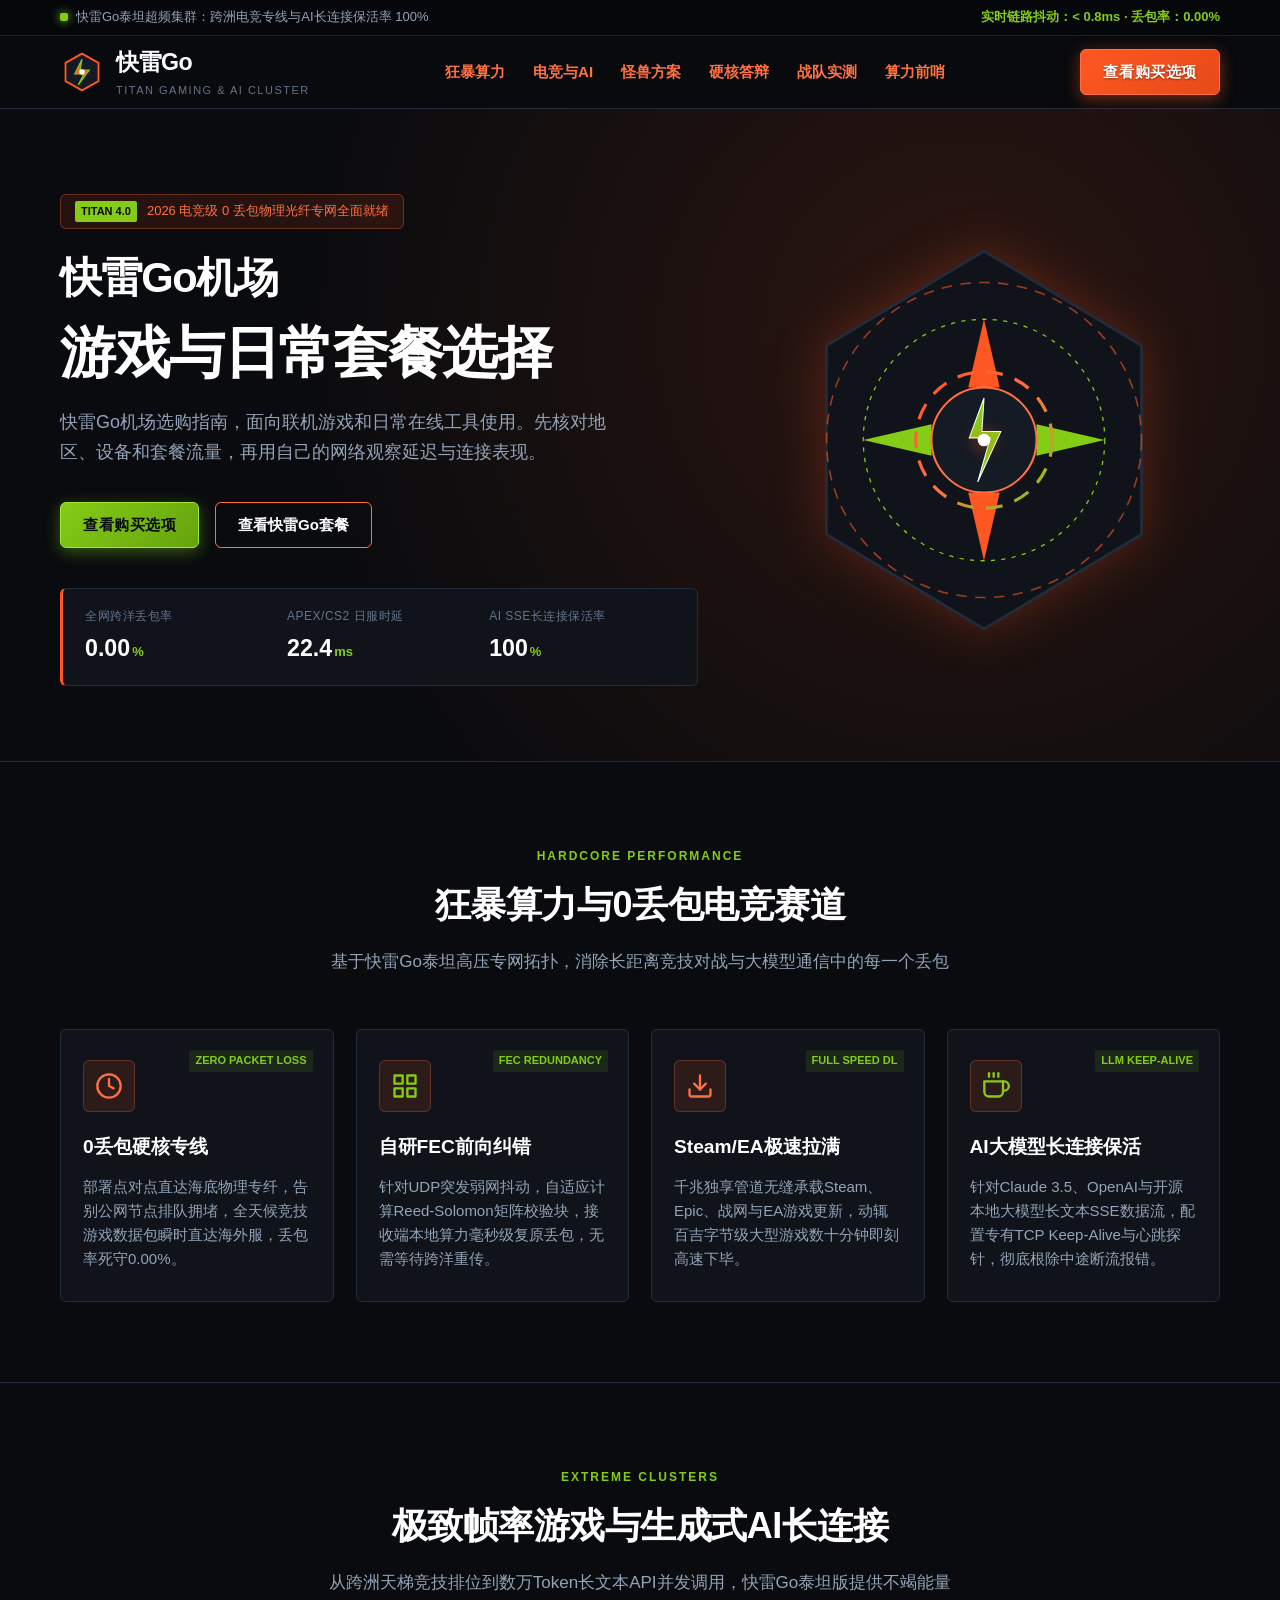
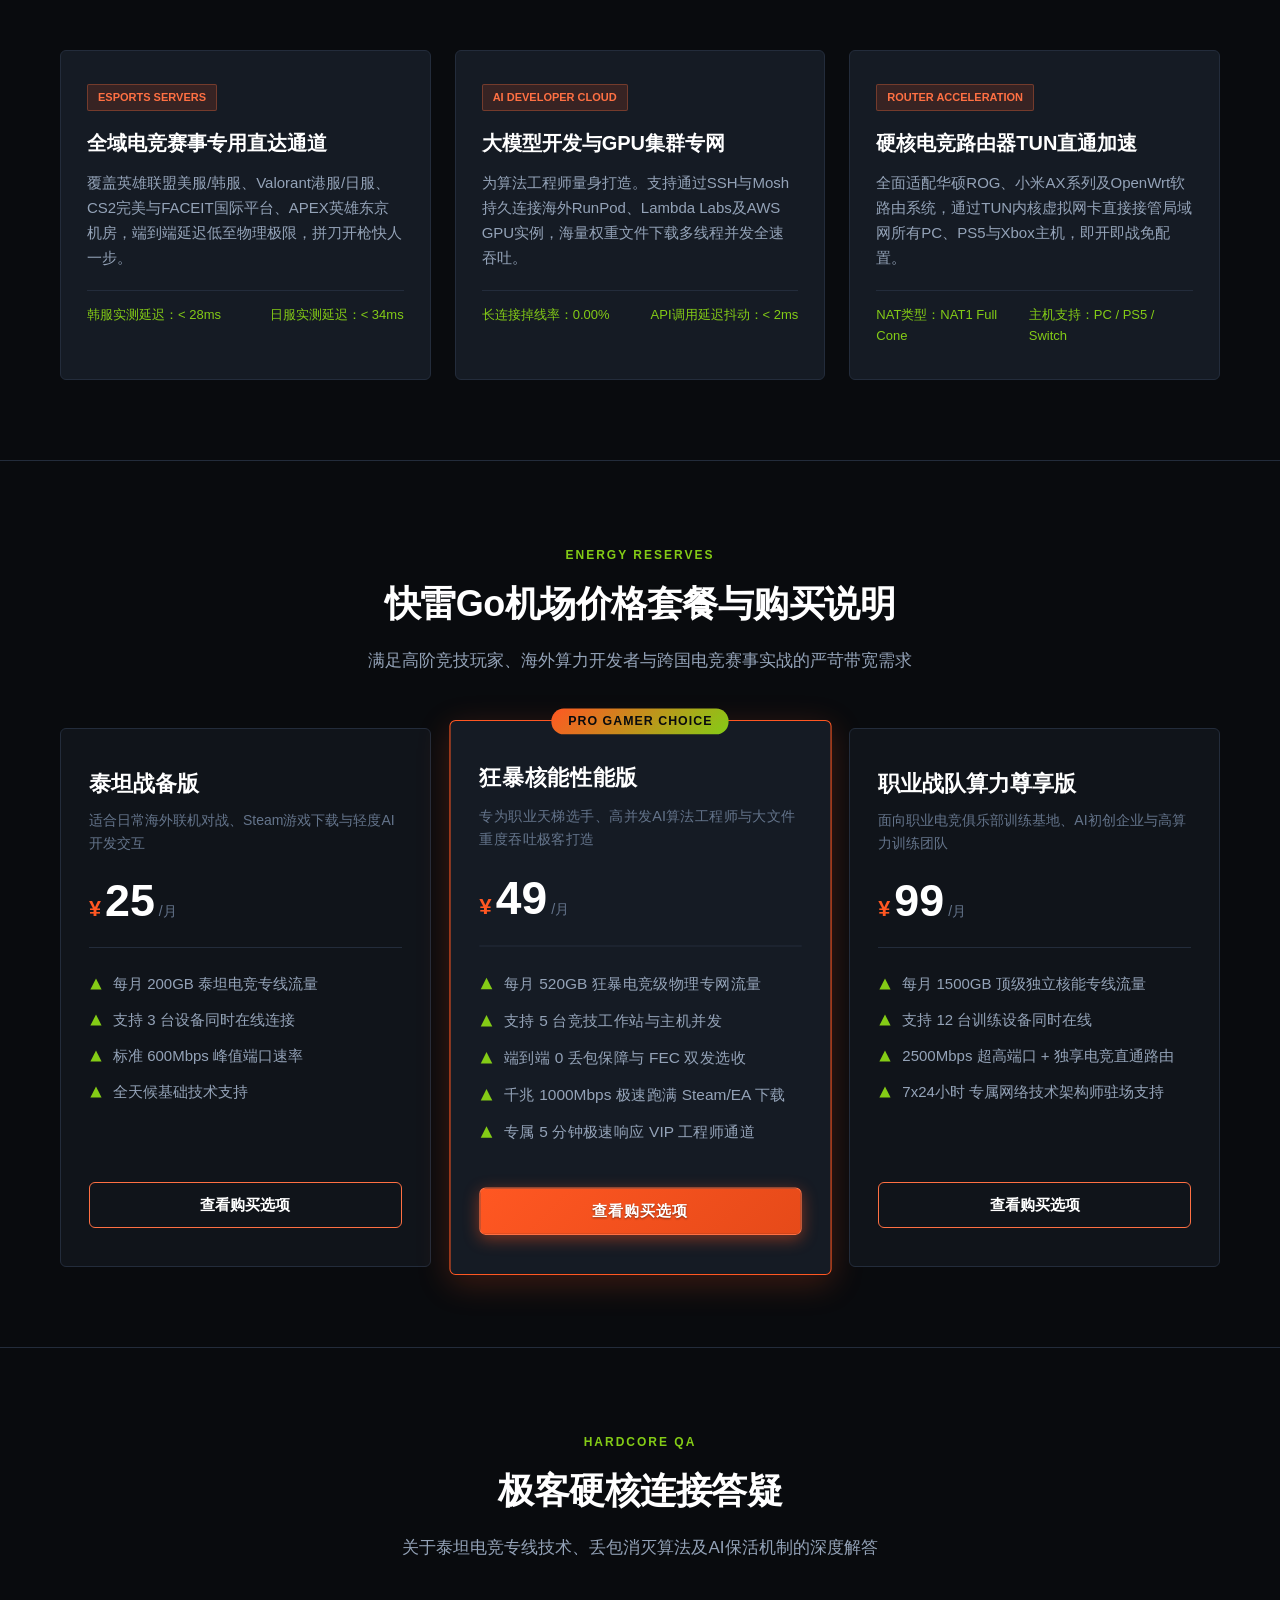
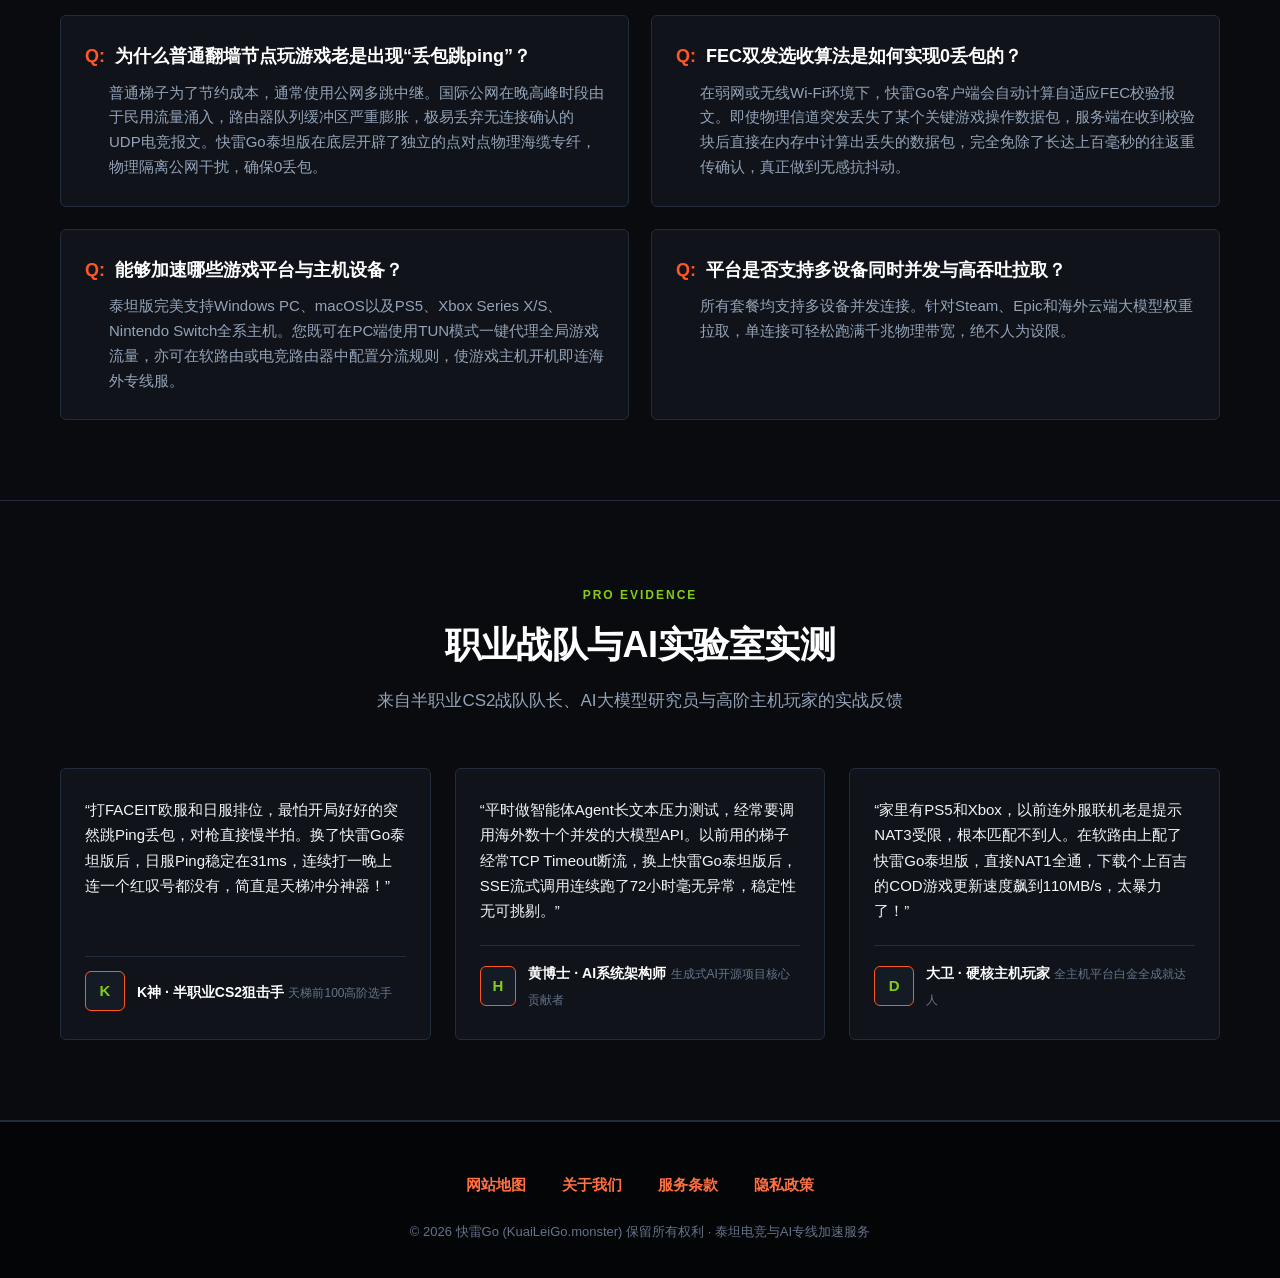
<file: index.html>
<!DOCTYPE html>

<html lang="zh-CN">
<head>
<meta charset="utf-8"/>
<meta content="width=device-width, initial-scale=1" name="viewport"/>
<title>快雷Go机场｜游戏与日常套餐选择指南</title>
<meta content="快雷Go机场选购指南，面向联机游戏和日常在线工具使用。先核对地区、设备和套餐流量，再用自己的网络观察延迟与连接表现。" name="description"/>
<link href="https://kuaileigo.monster/" rel="canonical"/>
<!-- Open Graph 社交分享元数据 -->
<meta content="website" property="og:type"/>
<meta content="快雷Go" property="og:site_name"/>
<meta content="快雷Go机场｜游戏与日常套餐选择指南" property="og:title"/>
<meta content="快雷Go机场选购指南，面向联机游戏和日常在线工具使用。先核对地区、设备和套餐流量，再用自己的网络观察延迟与连接表现。" property="og:description"/>
<meta content="https://kuaileigo.monster/" property="og:url"/>
<meta content="zh_CN" property="og:locale"/>
<!-- Twitter Card 社交卡片 -->
<meta content="summary_large_image" name="twitter:card"/>
<meta content="快雷Go机场｜游戏与日常套餐选择指南" name="twitter:title"/>
<meta content="快雷Go机场选购指南，面向联机游戏和日常在线工具使用。先核对地区、设备和套餐流量，再用自己的网络观察延迟与连接表现。" name="twitter:description"/>
<!-- Schema.org 结构化数据 (Product 富媒体展现) -->
<link href="style.css" rel="stylesheet"/>
<script id="landing-maintenance-schema" type="application/ld+json">{"@context":"https://schema.org","@type":"WebSite","name":"快雷Go机场｜游戏与在线工具的网络评估","url":"https://kuaileigo.monster/","inLanguage":"zh-CN"}</script>
<link href="landing-maintenance.css" rel="stylesheet"/>
<style id="brand-mobile-fit">@media(max-width:600px){.titan-logo{flex:0 0 auto!important;gap:6px!important;max-width:none!important}.titan-logo-svg{width:28px!important;height:28px!important;flex:0 0 28px!important}.titan-logo-text{width:auto!important;min-width:0!important}.titan-logo-brand{font-size:18px!important;line-height:1.2!important;white-space:nowrap!important}.titan-logo-sub{display:none!important}.titan-nav-actions .btn-titan{font-size:12px!important;padding:10px 8px!important}}</style></head>
<body>
<!-- 泰坦顶部能核状态条 -->
<div class="titan-topbar">
<div class="titan-container titan-topbar-flex">
<div class="titan-core-status">
<span class="titan-core-beacon"></span>
<span>快雷Go泰坦超频集群：跨洲电竞专线与AI长连接保活率 100%</span>
</div>
<div class="titan-topbar-telemetry">
<span>实时链路抖动：&lt; 0.8ms · 丢包率：0.00%</span>
</div>
</div>
</div>
<!-- 泰坦主导航栏 -->
<header class="titan-header">
<div class="titan-container titan-nav-wrap">
<a aria-label="快雷Go泰坦性能版首页" class="titan-logo" href="index.html">
<!-- 快雷Go 泰坦核能雷印矢量徽标 (几何重装机甲与核能雷电雕印) -->
<svg class="titan-logo-svg" fill="none" viewbox="0 0 48 48" xmlns="http://www.w3.org/2000/svg">
<polygon fill="#151b24" points="24,4 42,14 42,34 24,44 6,34 6,14" stroke="#ff5722" stroke-width="2"></polygon>
<path d="M24 10L16 26H26L20 38L32 22H22L24 10Z" fill="url(#titan-logo-grad)" stroke="#84cc16" stroke-width="1.2"></path>
<circle cx="24" cy="24" fill="#ffffff" r="3"></circle>
<defs>
<lineargradient gradientunits="userSpaceOnUse" id="titan-logo-grad" x1="16" x2="32" y1="10" y2="38">
<stop stop-color="#ff7043"></stop>
<stop offset="0.6" stop-color="#ff5722"></stop>
<stop offset="1" stop-color="#84cc16"></stop>
</lineargradient>
</defs>
</svg>
<div class="titan-logo-text">
<span class="titan-logo-brand">快雷Go</span>
<span class="titan-logo-sub">TITAN GAMING &amp; AI CLUSTER</span>
</div>
</a>
<!-- 纯CSS原生汉堡切换器 -->
<input aria-label="展开导航菜单" class="titan-nav-toggle" id="titan-toggle" type="checkbox"/>
<label aria-label="切换主菜单" class="titan-hamburger" for="titan-toggle">
<span></span>
<span></span>
<span></span>
</label>
<nav class="titan-nav-menu">
<a class="titan-nav-link" href="#advantages" onclick="document.getElementById('titan-toggle').checked=false">狂暴算力</a>
<a class="titan-nav-link" href="#esports-ai" onclick="document.getElementById('titan-toggle').checked=false">电竞与AI</a>
<a class="titan-nav-link" href="#pricing" onclick="document.getElementById('titan-toggle').checked=false">怪兽方案</a>
<a class="titan-nav-link" href="#faq" onclick="document.getElementById('titan-toggle').checked=false">硬核答辩</a>
<a class="titan-nav-link" href="#reviews" onclick="document.getElementById('titan-toggle').checked=false">战队实测</a>
<a class="titan-nav-link" href="titan-press.html">算力前哨</a>
<label class="titan-menu-close-btn" for="titan-toggle">✕ 收起导航菜单</label>
</nav>
<div class="titan-nav-actions">
<a class="btn-titan btn-titan-magma" href="https://ww012.twilightaff.com/#/?code=A56DH1Af" rel="nofollow noopener sponsored" target="_blank">查看购买选项</a>
</div>
</div>
<!-- 移动端专属横向滑动导航条：保证在手机视口下导航菜单始终醒目可见、永不缺失 -->
<nav aria-label="移动端泰坦快速导航" class="titan-mobile-subnav">
<div class="titan-container titan-mobile-subnav-scroll">
<a class="titan-subnav-pill" href="#advantages">狂暴算力</a>
<a class="titan-subnav-pill" href="#esports-ai">电竞与AI</a>
<a class="titan-subnav-pill" href="#pricing">怪兽方案</a>
<a class="titan-subnav-pill" href="#faq">硬核答辩</a>
<a class="titan-subnav-pill" href="#reviews">战队实测</a>
<a class="titan-subnav-pill" href="titan-press.html">算力前哨</a>
</div>
</nav>
</header>
<!-- 主体内容 -->
<main>
<!-- Hero 区域：对角重装动力切角分栏 -->
<section class="titan-hero">
<div class="titan-container">
<div class="titan-hero-grid">
<div class="titan-hero-content">
<div class="titan-hero-badge">
<span class="titan-badge-tag">TITAN 4.0</span>
<span>2026 电竞级 0 丢包物理光纤专网全面就绪</span>
</div>
<h1 class="titan-hero-title" data-landing-title="true"><span class="landing-brand">快雷Go机场</span><span class="landing-focus">游戏与日常套餐选择</span></h1>
<p class="titan-hero-desc">快雷Go机场选购指南，面向联机游戏和日常在线工具使用。先核对地区、设备和套餐流量，再用自己的网络观察延迟与连接表现。</p>
<div class="titan-hero-actions">
<a class="btn-titan btn-titan-lime btn-titan-lg" href="https://ww012.twilightaff.com/#/?code=A56DH1Af" rel="nofollow noopener sponsored" target="_blank">查看购买选项</a>
<a class="btn-titan btn-titan-outline btn-titan-lg" data-package-cta="true" href="#pricing">查看快雷Go套餐</a>
</div>
<!-- 泰坦遥测仪表板 -->
<div class="titan-hud-strip">
<div class="titan-hud-item">
<span class="titan-hud-label">全网跨洋丢包率</span>
<span class="titan-hud-value">0.00<span>%</span></span>
</div>
<div class="titan-hud-item">
<span class="titan-hud-label">APEX/CS2 日服时延</span>
<span class="titan-hud-value">22.4<span>ms</span></span>
</div>
<div class="titan-hud-item">
<span class="titan-hud-label">AI SSE长连接保活率</span>
<span class="titan-hud-value">100<span>%</span></span>
</div>
</div>
</div>
<!-- 右侧泰坦核能反应堆舞台 (纯SVG矢量动效) -->
<div class="titan-reactor-stage">
<svg class="titan-reactor-svg" fill="none" viewbox="0 0 400 400" xmlns="http://www.w3.org/2000/svg">
<!-- 重装几何外环 -->
<polygon fill="#10141a" points="200,20 350,110 350,290 200,380 50,290 50,110" stroke="#232c3b" stroke-width="2.5"></polygon>
<circle cx="200" cy="200" opacity="0.6" r="150" stroke="#ff5722" stroke-dasharray="10 8" stroke-width="1.5"></circle>
<circle cx="200" cy="200" r="115" stroke="#84cc16" stroke-dasharray="4 6" stroke-width="1.2"></circle>
<!-- 动态旋转核能反应堆涡轮层 -->
<g class="titan-turbine-spin">
<path d="M200 85L215 150H185L200 85Z" fill="#ff5722"></path>
<path d="M200 315L215 250H185L200 315Z" fill="#ff5722"></path>
<path d="M85 200L150 215V185L85 200Z" fill="#84cc16"></path>
<path d="M315 200L250 215V185L315 200Z" fill="#84cc16"></path>
<circle cx="200" cy="200" r="65" stroke="url(#titan-magma-grad)" stroke-dasharray="16 12" stroke-width="3"></circle>
</g>
<!-- 中心泰坦核能雷霆印章 -->
<circle cx="200" cy="200" fill="#151b24" r="50" stroke="#ff7043" stroke-width="2"></circle>
<path d="M200 160L186 198H206L194 240L216 192H198L200 160Z" fill="#84cc16" stroke="#ffffff" stroke-width="1"></path>
<circle cx="200" cy="200" fill="#ffffff" filter="drop-shadow(0 0 8px #ff5722)" r="6"></circle>
<defs>
<lineargradient gradientunits="userSpaceOnUse" id="titan-magma-grad" x1="140" x2="260" y1="140" y2="260">
<stop stop-color="#ff5722"></stop>
<stop offset="0.5" stop-color="#ff7043"></stop>
<stop offset="1" stop-color="#84cc16"></stop>
</lineargradient>
</defs>
</svg>
</div>
</div>
</div>
</section>
<!-- 核心优势卡片组 (4列重装卡片) -->
<section class="titan-section" id="advantages">
<div class="titan-container">
<div class="titan-section-header">
<span class="titan-section-tag">HARDCORE PERFORMANCE</span>
<h2 class="titan-section-title">狂暴算力与0丢包电竞赛道</h2>
<p class="titan-section-subtitle">基于快雷Go泰坦高压专网拓扑，消除长距离竞技对战与大模型通信中的每一个丢包</p>
</div>
<div class="titan-grid-4">
<!-- 卡片 1 -->
<div class="titan-card-armor">
<span class="titan-card-tag">ZERO PACKET LOSS</span>
<div class="titan-icon-box">
<!-- 定制SVG：电竞0丢包雷霆仪表 -->
<svg fill="none" height="28" stroke="#ff7043" stroke-linecap="round" stroke-linejoin="round" stroke-width="2" viewbox="0 0 24 24" width="28">
<circle cx="12" cy="12" r="10"></circle>
<polyline points="12 6 12 12 16 14"></polyline>
</svg>
</div>
<h3 class="titan-card-title">0丢包硬核专线</h3>
<p class="titan-card-desc">部署点对点直达海底物理专纤，告别公网节点排队拥堵，全天候竞技游戏数据包瞬时直达海外服，丢包率死守0.00%。</p>
</div>
<!-- 卡片 2 -->
<div class="titan-card-armor">
<span class="titan-card-tag">FEC REDUNDANCY</span>
<div class="titan-icon-box">
<!-- 定制SVG：FEC前向纠错矩阵 -->
<svg fill="none" height="28" stroke="#84cc16" stroke-linecap="round" stroke-linejoin="round" stroke-width="2" viewbox="0 0 24 24" width="28">
<rect height="7" width="7" x="3" y="3"></rect>
<rect height="7" width="7" x="14" y="3"></rect>
<rect height="7" width="7" x="14" y="14"></rect>
<rect height="7" width="7" x="3" y="14"></rect>
</svg>
</div>
<h3 class="titan-card-title">自研FEC前向纠错</h3>
<p class="titan-card-desc">针对UDP突发弱网抖动，自适应计算Reed-Solomon矩阵校验块，接收端本地算力毫秒级复原丢包，无需等待跨洋重传。</p>
</div>
<!-- 卡片 3 -->
<div class="titan-card-armor">
<span class="titan-card-tag">FULL SPEED DL</span>
<div class="titan-icon-box">
<!-- 定制SVG：千兆极速下载管道 -->
<svg fill="none" height="28" stroke="#ff7043" stroke-linecap="round" stroke-linejoin="round" stroke-width="2" viewbox="0 0 24 24" width="28">
<path d="M21 15v4a2 2 0 0 1-2 2H5a2 2 0 0 1-2-2v-4"></path>
<polyline points="7 10 12 15 17 10"></polyline>
<line x1="12" x2="12" y1="15" y2="3"></line>
</svg>
</div>
<h3 class="titan-card-title">Steam/EA极速拉满</h3>
<p class="titan-card-desc">千兆独享管道无缝承载Steam、Epic、战网与EA游戏更新，动辄百吉字节级大型游戏数十分钟即刻高速下毕。</p>
</div>
<!-- 卡片 4 -->
<div class="titan-card-armor">
<span class="titan-card-tag">LLM KEEP-ALIVE</span>
<div class="titan-icon-box">
<!-- 定制SVG：AI长连接保活管道 -->
<svg fill="none" height="28" stroke="#84cc16" stroke-linecap="round" stroke-linejoin="round" stroke-width="2" viewbox="0 0 24 24" width="28">
<path d="M18 8h1a4 4 0 0 1 0 8h-1"></path>
<path d="M2 8h16v9a4 4 0 0 1-4 4H6a4 4 0 0 1-4-4V8z"></path>
<line x1="6" x2="6" y1="1" y2="4"></line>
<line x1="10" x2="10" y1="1" y2="4"></line>
<line x1="14" x2="14" y1="1" y2="4"></line>
</svg>
</div>
<h3 class="titan-card-title">AI大模型长连接保活</h3>
<p class="titan-card-desc">针对Claude 3.5、OpenAI与开源本地大模型长文本SSE数据流，配置专有TCP Keep-Alive与心跳探针，彻底根除中途断流报错。</p>
</div>
</div>
</div>
</section>
<!-- 电竞与AI集群卡片 (3列) -->
<section class="titan-section" id="esports-ai">
<div class="titan-container">
<div class="titan-section-header">
<span class="titan-section-tag">EXTREME CLUSTERS</span>
<h2 class="titan-section-title">极致帧率游戏与生成式AI长连接</h2>
<p class="titan-section-subtitle">从跨洲天梯竞技排位到数万Token长文本API并发调用，快雷Go泰坦版提供不竭能量</p>
</div>
<div class="titan-grid-3">
<!-- 卡片 1 -->
<div class="titan-card-reactor">
<span class="titan-reactor-badge">ESPORTS SERVERS</span>
<h3 class="titan-reactor-title">全域电竞赛事专用直达通道</h3>
<p class="titan-reactor-desc">覆盖英雄联盟美服/韩服、Valorant港服/日服、CS2完美与FACEIT国际平台、APEX英雄东京机房，端到端延迟低至物理极限，拼刀开枪快人一步。</p>
<div class="titan-reactor-meta">
<span>韩服实测延迟：&lt; 28ms</span>
<span>日服实测延迟：&lt; 34ms</span>
</div>
</div>
<!-- 卡片 2 -->
<div class="titan-card-reactor">
<span class="titan-reactor-badge">AI DEVELOPER CLOUD</span>
<h3 class="titan-reactor-title">大模型开发与GPU集群专网</h3>
<p class="titan-reactor-desc">为算法工程师量身打造。支持通过SSH与Mosh持久连接海外RunPod、Lambda Labs及AWS GPU实例，海量权重文件下载多线程并发全速吞吐。</p>
<div class="titan-reactor-meta">
<span>长连接掉线率：0.00%</span>
<span>API调用延迟抖动：&lt; 2ms</span>
</div>
</div>
<!-- 卡片 3 -->
<div class="titan-card-reactor">
<span class="titan-reactor-badge">ROUTER ACCELERATION</span>
<h3 class="titan-reactor-title">硬核电竞路由器TUN直通加速</h3>
<p class="titan-reactor-desc">全面适配华硕ROG、小米AX系列及OpenWrt软路由系统，通过TUN内核虚拟网卡直接接管局域网所有PC、PS5与Xbox主机，即开即战免配置。</p>
<div class="titan-reactor-meta">
<span>NAT类型：NAT1 Full Cone</span>
<span>主机支持：PC / PS5 / Switch</span>
</div>
</div>
</div>
</div>
</section>
<!-- 方案价格表 (3列泰坦方案) -->
<section class="titan-section" id="pricing" style=";scroll-margin-top:100px;">
<div class="titan-container">
<div class="titan-section-header">
<span class="titan-section-tag">ENERGY RESERVES</span>
<h2 class="titan-section-title">快雷Go机场价格套餐与购买说明</h2>
<p class="titan-section-subtitle">满足高阶竞技玩家、海外算力开发者与跨国电竞赛事实战的严苛带宽需求</p>
</div>
<div class="titan-grid-3">
<!-- 战备入门套餐 -->
<div class="titan-price-card">
<h3 class="titan-price-name">泰坦战备版</h3>
<p class="titan-price-desc">适合日常海外联机对战、Steam游戏下载与轻度AI开发交互</p>
<div class="titan-cost-row">
<span class="titan-currency">¥</span>
<span class="titan-cost-val">25</span>
<span class="titan-period">/月</span>
</div>
<ul class="titan-plan-items">
<li class="titan-plan-point">
<svg class="titan-point-icon" fill="currentColor" viewbox="0 0 20 20"><polygon points="10,2 18,18 2,18"></polygon></svg>
<span>每月 200GB 泰坦电竞专线流量</span>
</li>
<li class="titan-plan-point">
<svg class="titan-point-icon" fill="currentColor" viewbox="0 0 20 20"><polygon points="10,2 18,18 2,18"></polygon></svg>
<span>支持 3 台设备同时在线连接</span>
</li>
<li class="titan-plan-point">
<svg class="titan-point-icon" fill="currentColor" viewbox="0 0 20 20"><polygon points="10,2 18,18 2,18"></polygon></svg>
<span>标准 600Mbps 峰值端口速率</span>
</li>
<li class="titan-plan-point">
<svg class="titan-point-icon" fill="currentColor" viewbox="0 0 20 20"><polygon points="10,2 18,18 2,18"></polygon></svg>
<span>全天候基础技术支持</span>
</li>
</ul>
<div class="titan-action-wrap">
<a class="btn-titan btn-titan-outline" href="https://ww012.twilightaff.com/#/?code=A56DH1Af" rel="nofollow noopener sponsored" target="_blank">查看购买选项</a>
</div>
</div>
<!-- 狂暴战神套餐 (热门推荐) -->
<div class="titan-price-card titan-price-featured">
<span class="titan-featured-pill">PRO GAMER CHOICE</span>
<h3 class="titan-price-name">狂暴核能性能版</h3>
<p class="titan-price-desc">专为职业天梯选手、高并发AI算法工程师与大文件重度吞吐极客打造</p>
<div class="titan-cost-row">
<span class="titan-currency">¥</span>
<span class="titan-cost-val">49</span>
<span class="titan-period">/月</span>
</div>
<ul class="titan-plan-items">
<li class="titan-plan-point">
<svg class="titan-point-icon" fill="currentColor" viewbox="0 0 20 20"><polygon points="10,2 18,18 2,18"></polygon></svg>
<span>每月 520GB 狂暴电竞级物理专网流量</span>
</li>
<li class="titan-plan-point">
<svg class="titan-point-icon" fill="currentColor" viewbox="0 0 20 20"><polygon points="10,2 18,18 2,18"></polygon></svg>
<span>支持 5 台竞技工作站与主机并发</span>
</li>
<li class="titan-plan-point">
<svg class="titan-point-icon" fill="currentColor" viewbox="0 0 20 20"><polygon points="10,2 18,18 2,18"></polygon></svg>
<span>端到端 0 丢包保障与 FEC 双发选收</span>
</li>
<li class="titan-plan-point">
<svg class="titan-point-icon" fill="currentColor" viewbox="0 0 20 20"><polygon points="10,2 18,18 2,18"></polygon></svg>
<span>千兆 1000Mbps 极速跑满 Steam/EA 下载</span>
</li>
<li class="titan-plan-point">
<svg class="titan-point-icon" fill="currentColor" viewbox="0 0 20 20"><polygon points="10,2 18,18 2,18"></polygon></svg>
<span>专属 5 分钟极速响应 VIP 工程师通道</span>
</li>
</ul>
<div class="titan-action-wrap">
<a class="btn-titan btn-titan-magma" href="https://ww012.twilightaff.com/#/?code=A56DH1Af" rel="nofollow noopener sponsored" target="_blank">查看购买选项</a>
</div>
</div>
<!-- 战队超频版 -->
<div class="titan-price-card">
<h3 class="titan-price-name">职业战队算力尊享版</h3>
<p class="titan-price-desc">面向职业电竞俱乐部训练基地、AI初创企业与高算力训练团队</p>
<div class="titan-cost-row">
<span class="titan-currency">¥</span>
<span class="titan-cost-val">99</span>
<span class="titan-period">/月</span>
</div>
<ul class="titan-plan-items">
<li class="titan-plan-point">
<svg class="titan-point-icon" fill="currentColor" viewbox="0 0 20 20"><polygon points="10,2 18,18 2,18"></polygon></svg>
<span>每月 1500GB 顶级独立核能专线流量</span>
</li>
<li class="titan-plan-point">
<svg class="titan-point-icon" fill="currentColor" viewbox="0 0 20 20"><polygon points="10,2 18,18 2,18"></polygon></svg>
<span>支持 12 台训练设备同时在线</span>
</li>
<li class="titan-plan-point">
<svg class="titan-point-icon" fill="currentColor" viewbox="0 0 20 20"><polygon points="10,2 18,18 2,18"></polygon></svg>
<span>2500Mbps 超高端口 + 独享电竞直通路由</span>
</li>
<li class="titan-plan-point">
<svg class="titan-point-icon" fill="currentColor" viewbox="0 0 20 20"><polygon points="10,2 18,18 2,18"></polygon></svg>
<span>7x24小时 专属网络技术架构师驻场支持</span>
</li>
</ul>
<div class="titan-action-wrap">
<a class="btn-titan btn-titan-outline" href="https://ww012.twilightaff.com/#/?code=A56DH1Af" rel="nofollow noopener sponsored" target="_blank">查看购买选项</a>
</div>
</div>
</div>
</div>
</section>
<!-- FAQ 疑难解答 (4项精选) -->
<section class="titan-section" id="faq">
<div class="titan-container">
<div class="titan-section-header">
<span class="titan-section-tag">HARDCORE QA</span>
<h2 class="titan-section-title">极客硬核连接答疑</h2>
<p class="titan-section-subtitle">关于泰坦电竞专线技术、丢包消灭算法及AI保活机制的深度解答</p>
</div>
<div class="titan-faq-grid">
<div class="titan-faq-card">
<h3 class="titan-faq-q"><span class="titan-faq-prefix">Q:</span> 为什么普通翻墙节点玩游戏老是出现“丢包跳ping”？</h3>
<p class="titan-faq-a">普通梯子为了节约成本，通常使用公网多跳中继。国际公网在晚高峰时段由于民用流量涌入，路由器队列缓冲区严重膨胀，极易丢弃无连接确认的UDP电竞报文。快雷Go泰坦版在底层开辟了独立的点对点物理海缆专纤，物理隔离公网干扰，确保0丢包。</p>
</div>
<div class="titan-faq-card">
<h3 class="titan-faq-q"><span class="titan-faq-prefix">Q:</span> FEC双发选收算法是如何实现0丢包的？</h3>
<p class="titan-faq-a">在弱网或无线Wi-Fi环境下，快雷Go客户端会自动计算自适应FEC校验报文。即使物理信道突发丢失了某个关键游戏操作数据包，服务端在收到校验块后直接在内存中计算出丢失的数据包，完全免除了长达上百毫秒的往返重传确认，真正做到无感抗抖动。</p>
</div>
<div class="titan-faq-card">
<h3 class="titan-faq-q"><span class="titan-faq-prefix">Q:</span> 能够加速哪些游戏平台与主机设备？</h3>
<p class="titan-faq-a">泰坦版完美支持Windows PC、macOS以及PS5、Xbox Series X/S、Nintendo Switch全系主机。您既可在PC端使用TUN模式一键代理全局游戏流量，亦可在软路由或电竞路由器中配置分流规则，使游戏主机开机即连海外专线服。</p>
</div>
<div class="titan-faq-card">
<h3 class="titan-faq-q"><span class="titan-faq-prefix">Q:</span> 平台是否支持多设备同时并发与高吞吐拉取？</h3>
<p class="titan-faq-a">所有套餐均支持多设备并发连接。针对Steam、Epic和海外云端大模型权重拉取，单连接可轻松跑满千兆物理带宽，绝不人为设限。</p>
</div>
</div>
</div>
</section>
<!-- 战队口碑反馈 (3位硬核玩家) -->
<section class="titan-section" id="reviews">
<div class="titan-container">
<div class="titan-section-header">
<span class="titan-section-tag">PRO EVIDENCE</span>
<h2 class="titan-section-title">职业战队与AI实验室实测</h2>
<p class="titan-section-subtitle">来自半职业CS2战队队长、AI大模型研究员与高阶主机玩家的实战反馈</p>
</div>
<div class="titan-grid-3">
<div class="titan-review-card">
<p class="titan-review-content">“打FACEIT欧服和日服排位，最怕开局好好的突然跳Ping丢包，对枪直接慢半拍。换了快雷Go泰坦版后，日服Ping稳定在31ms，连续打一晚上连一个红叹号都没有，简直是天梯冲分神器！”</p>
<div class="titan-review-meta">
<div class="titan-avatar">K</div>
<div>
<span class="titan-reviewer-name">K神 · 半职业CS2狙击手</span>
<span class="titan-reviewer-title">天梯前100高阶选手</span>
</div>
</div>
</div>
<div class="titan-review-card">
<p class="titan-review-content">“平时做智能体Agent长文本压力测试，经常要调用海外数十个并发的大模型API。以前用的梯子经常TCP Timeout断流，换上快雷Go泰坦版后，SSE流式调用连续跑了72小时毫无异常，稳定性无可挑剔。”</p>
<div class="titan-review-meta">
<div class="titan-avatar">H</div>
<div>
<span class="titan-reviewer-name">黄博士 · AI系统架构师</span>
<span class="titan-reviewer-title">生成式AI开源项目核心贡献者</span>
</div>
</div>
</div>
<div class="titan-review-card">
<p class="titan-review-content">“家里有PS5和Xbox，以前连外服联机老是提示NAT3受限，根本匹配不到人。在软路由上配了快雷Go泰坦版，直接NAT1全通，下载个上百吉的COD游戏更新速度飙到110MB/s，太暴力了！”</p>
<div class="titan-review-meta">
<div class="titan-avatar">D</div>
<div>
<span class="titan-reviewer-name">大卫 · 硬核主机玩家</span>
<span class="titan-reviewer-title">全主机平台白金全成就达人</span>
</div>
</div>
</div>
</div>
</div>
</section>
</main>
<!-- 底部规范 (严格仅保留4个中文标题链接，打开独立子页面) -->
<footer class="titan-footer">
<div class="titan-container">
<ul class="titan-footer-links">
<li><a class="titan-footer-link" href="sitemap.html">网站地图</a></li>
<li><a class="titan-footer-link" href="about.html">关于我们</a></li>
<li><a class="titan-footer-link" href="terms.html">服务条款</a></li>
<li><a class="titan-footer-link" href="privacy.html">隐私政策</a></li>
</ul>
<div class="titan-copyright">
        © 2026 快雷Go (KuaiLeiGo.monster) 保留所有权利 · 泰坦电竞与AI专线加速服务
      </div>
</div>
</footer>
</body>
</html>
</file>
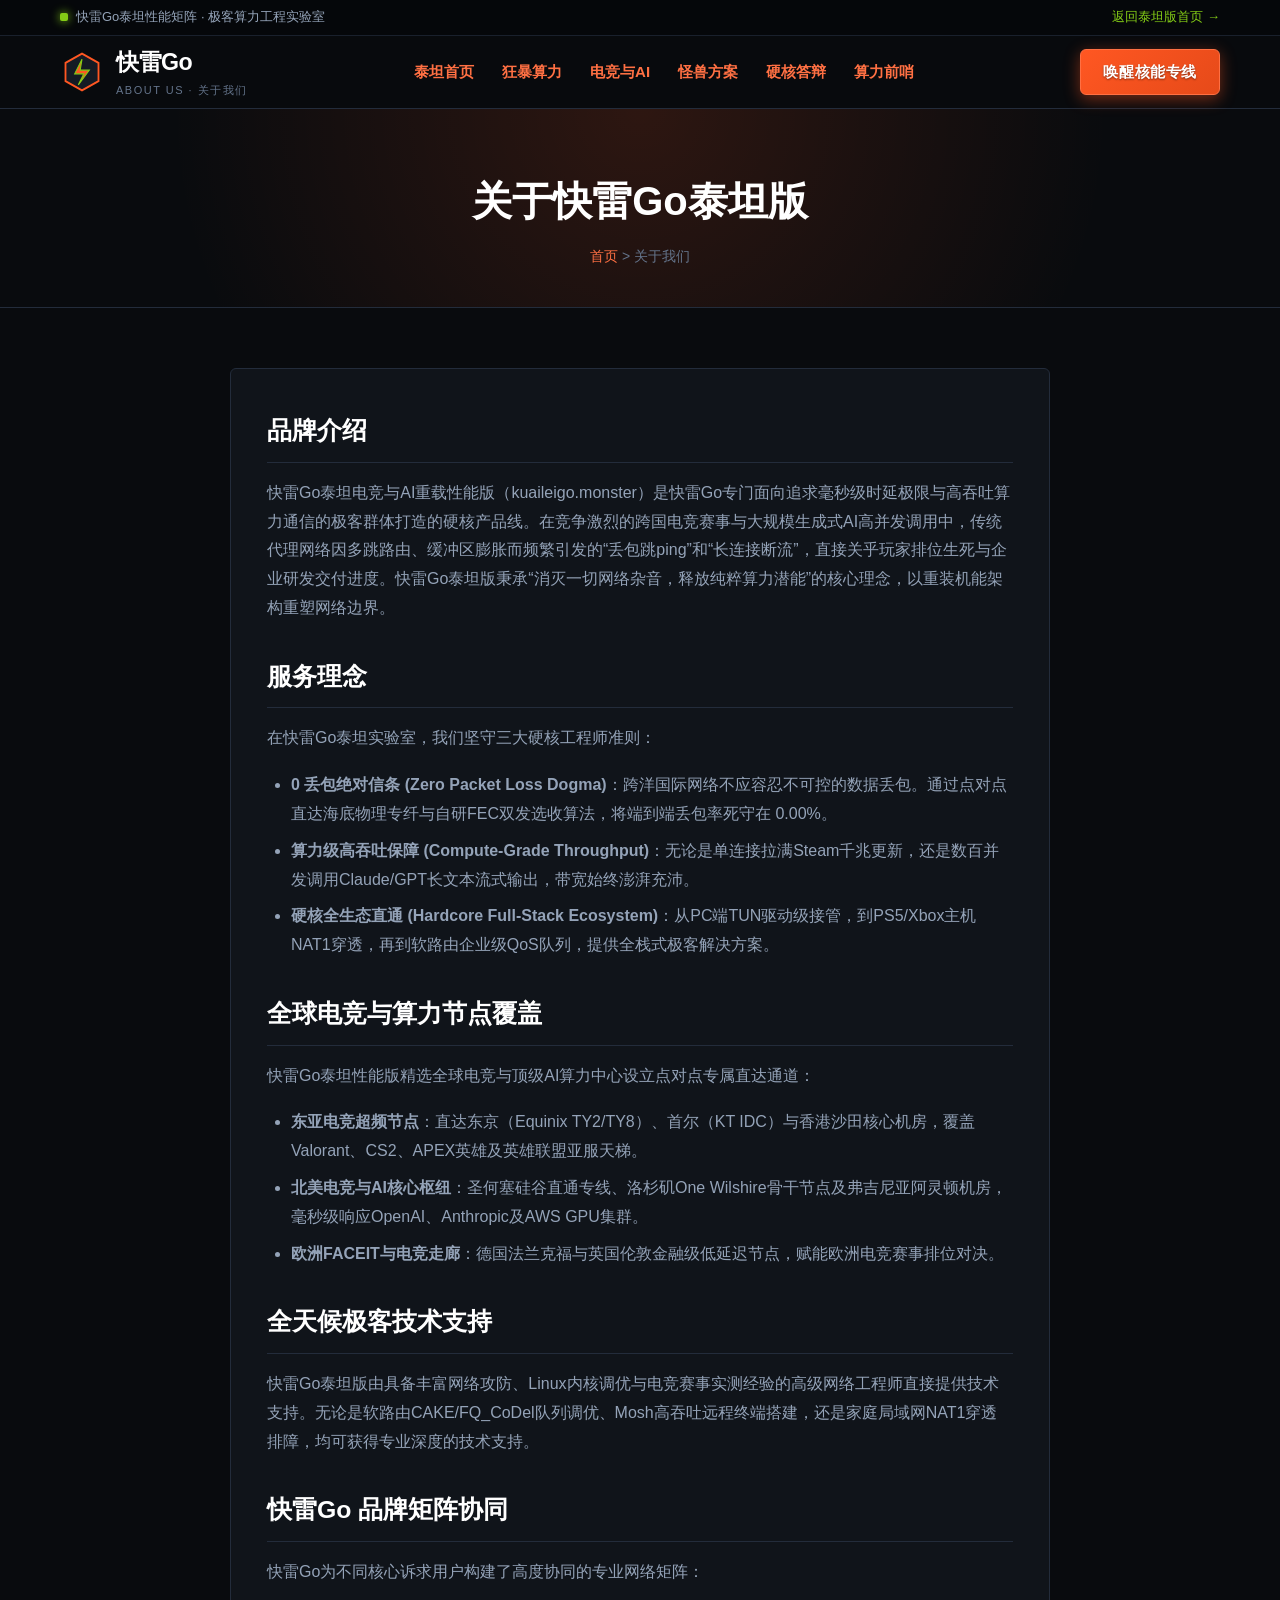
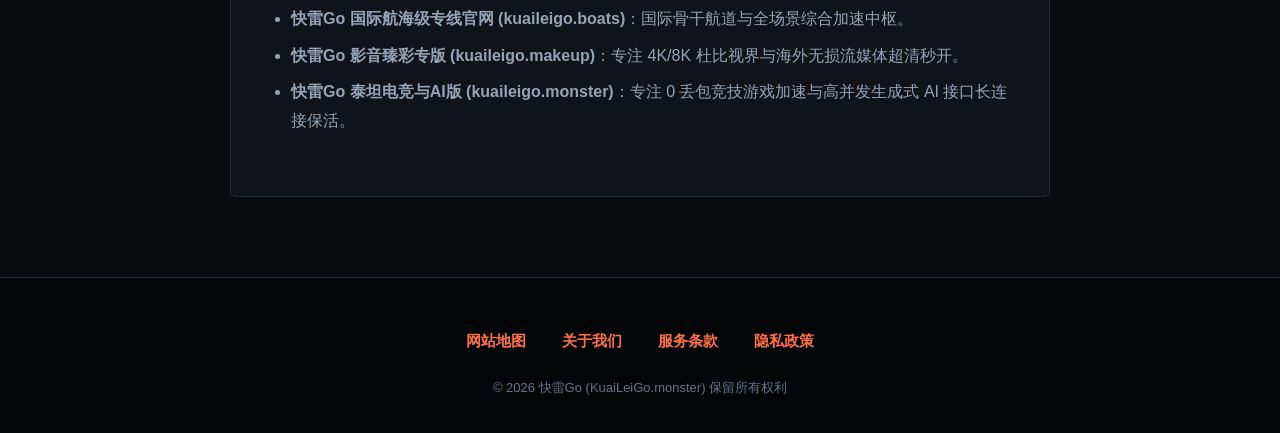
<file: about.html>
<!DOCTYPE html>
<html lang="zh-CN">
<head>
  <meta charset="UTF-8">
  <meta name="viewport" content="width=device-width, initial-scale=1">
  <title>关于我们 - 快雷Go-泰坦电竞与AI版</title>
  <meta name="description" content="了解快雷Go泰坦性能版品牌背景、算力专网理念、全球电竞节点覆盖及硬核极客客户技术支持。">
  <link rel="stylesheet" href="style.css">

<meta property="og:url" content="https://kuaileigo.monster/about.html">
<meta property="og:title" content="关于我们 - 快雷Go-泰坦电竞与AI版">
<meta property="og:description" content="了解快雷Go泰坦性能版品牌背景、算力专网理念、全球电竞节点覆盖及硬核极客客户技术支持。">
<meta property="og:site_name" content="快雷Go">
<meta property="og:type" content="article">
<meta name="twitter:title" content="关于我们 - 快雷Go-泰坦电竞与AI版">
<meta name="twitter:description" content="了解快雷Go泰坦性能版品牌背景、算力专网理念、全球电竞节点覆盖及硬核极客客户技术支持。">
<link rel="canonical" href="https://kuaileigo.monster/about.html">
<script id="landing-maintenance-schema" type="application/ld+json">{"@context": "https://schema.org", "@type": "BreadcrumbList", "itemListElement": [{"@type": "ListItem", "position": 1, "name": "快雷Go机场", "item": "https://kuaileigo.monster/"}, {"@type": "ListItem", "position": 2, "name": "关于我们 - 快雷Go-泰坦电竞与AI版", "item": "https://kuaileigo.monster/about.html"}]}</script>
</head>
<body>

  <div class="titan-topbar">
    <div class="titan-container titan-topbar-flex">
      <div class="titan-core-status">
        <span class="titan-core-beacon"></span>
        <span>快雷Go泰坦性能矩阵 · 极客算力工程实验室</span>
      </div>
      <div>
        <a href="index.html" style="color: var(--titan-lime);">返回泰坦版首页 &rarr;</a>
      </div>
    </div>
  </div>

  <header class="titan-header">
    <div class="titan-container titan-nav-wrap">
      <a href="index.html" class="titan-logo" aria-label="快雷Go首页">
        <svg class="titan-logo-svg" viewBox="0 0 48 48" fill="none" xmlns="http://www.w3.org/2000/svg">
          <polygon points="24,4 42,14 42,34 24,44 6,34 6,14" fill="#151b24" stroke="#ff5722" stroke-width="2"/>
          <path d="M24 10L16 26H26L20 38L32 22H22L24 10Z" fill="#ff5722" stroke="#84cc16" stroke-width="1.2"/>
        </svg>
        <div class="titan-logo-text">
          <span class="titan-logo-brand">快雷Go</span>
          <span class="titan-logo-sub">ABOUT US · 关于我们</span>
        </div>
      </a>
      
      <!-- 纯CSS原生汉堡切换器 -->
      <input type="checkbox" id="titan-toggle" class="titan-nav-toggle" aria-label="展开导航菜单">
      <label for="titan-toggle" class="titan-hamburger" aria-label="切换主菜单">
        <span></span>
        <span></span>
        <span></span>
      </label>

      <nav class="titan-nav-menu">
        <a href="index.html" class="titan-nav-link">泰坦首页</a>
        <a href="index.html#advantages" class="titan-nav-link">狂暴算力</a>
        <a href="index.html#esports-ai" class="titan-nav-link">电竞与AI</a>
        <a href="index.html#pricing" class="titan-nav-link">怪兽方案</a>
        <a href="index.html#faq" class="titan-nav-link">硬核答辩</a>
        <a href="titan-press.html" class="titan-nav-link">算力前哨</a>
        <label for="titan-toggle" class="titan-menu-close-btn">✕ 收起导航菜单</label>
      </nav>

      <div class="titan-nav-actions">
        <a href="https://ww012.twilightaff.com/#/?code=A56DH1Af" target="_blank" class="btn-titan btn-titan-magma" rel="nofollow noopener sponsored">唤醒核能专线</a>
      </div>
    </div>
    <!-- 移动端专属横向滑动导航条：保证在手机视口下导航菜单始终醒目可见、永不缺失 -->
    <nav class="titan-mobile-subnav" aria-label="移动端泰坦快速导航">
      <div class="titan-container titan-mobile-subnav-scroll">
        <a href="index.html" class="titan-subnav-pill">泰坦首页</a>
        <a href="index.html#advantages" class="titan-subnav-pill">狂暴算力</a>
        <a href="index.html#pricing" class="titan-subnav-pill">怪兽方案</a>
        <a href="index.html#faq" class="titan-subnav-pill">硬核答辩</a>
        <a href="titan-press.html" class="titan-subnav-pill">算力前哨</a>
      </div>
    </nav>
  </header>

  <div class="titan-page-header">
    <div class="titan-container">
      <h1 class="titan-page-title">关于快雷Go泰坦版</h1>
      <div class="titan-breadcrumb">
        <a href="index.html">首页</a> &gt; 关于我们
      </div>
    </div>
  </div>

  <main class="titan-page-content">
    <div class="titan-container">
      <article class="titan-article-box">
        <h2>品牌介绍</h2>
        <p>
          快雷Go泰坦电竞与AI重载性能版（kuaileigo.monster）是快雷Go专门面向追求毫秒级时延极限与高吞吐算力通信的极客群体打造的硬核产品线。在竞争激烈的跨国电竞赛事与大规模生成式AI高并发调用中，传统代理网络因多跳路由、缓冲区膨胀而频繁引发的“丢包跳ping”和“长连接断流”，直接关乎玩家排位生死与企业研发交付进度。快雷Go泰坦版秉承“消灭一切网络杂音，释放纯粹算力潜能”的核心理念，以重装机能架构重塑网络边界。
        </p>

        <h2>服务理念</h2>
        <p>
          在快雷Go泰坦实验室，我们坚守三大硬核工程师准则：
        </p>
        <ul>
          <li><strong>0 丢包绝对信条 (Zero Packet Loss Dogma)</strong>：跨洋国际网络不应容忍不可控的数据丢包。通过点对点直达海底物理专纤与自研FEC双发选收算法，将端到端丢包率死守在 0.00%。</li>
          <li><strong>算力级高吞吐保障 (Compute-Grade Throughput)</strong>：无论是单连接拉满Steam千兆更新，还是数百并发调用Claude/GPT长文本流式输出，带宽始终澎湃充沛。</li>
          <li><strong>硬核全生态直通 (Hardcore Full-Stack Ecosystem)</strong>：从PC端TUN驱动级接管，到PS5/Xbox主机NAT1穿透，再到软路由企业级QoS队列，提供全栈式极客解决方案。</li>
        </ul>

        <h2>全球电竞与算力节点覆盖</h2>
        <p>
          快雷Go泰坦性能版精选全球电竞与顶级AI算力中心设立点对点专属直达通道：
        </p>
        <ul>
          <li><strong>东亚电竞超频节点</strong>：直达东京（Equinix TY2/TY8）、首尔（KT IDC）与香港沙田核心机房，覆盖Valorant、CS2、APEX英雄及英雄联盟亚服天梯。</li>
          <li><strong>北美电竞与AI核心枢纽</strong>：圣何塞硅谷直通专线、洛杉矶One Wilshire骨干节点及弗吉尼亚阿灵顿机房，毫秒级响应OpenAI、Anthropic及AWS GPU集群。</li>
          <li><strong>欧洲FACEIT与电竞走廊</strong>：德国法兰克福与英国伦敦金融级低延迟节点，赋能欧洲电竞赛事排位对决。</li>
        </ul>

        <h2>全天候极客技术支持</h2>
        <p>
          快雷Go泰坦版由具备丰富网络攻防、Linux内核调优与电竞赛事实测经验的高级网络工程师直接提供技术支持。无论是软路由CAKE/FQ_CoDel队列调优、Mosh高吞吐远程终端搭建，还是家庭局域网NAT1穿透排障，均可获得专业深度的技术支持。
        </p>

        <h2>快雷Go 品牌矩阵协同</h2>
        <p>
          快雷Go为不同核心诉求用户构建了高度协同的专业网络矩阵：
        </p>
        <ul>
          <li><strong>快雷Go 国际航海级专线官网 (kuaileigo.boats)</strong>：国际骨干航道与全场景综合加速中枢。</li>
          <li><strong>快雷Go 影音臻彩专版 (kuaileigo.makeup)</strong>：专注 4K/8K 杜比视界与海外无损流媒体超清秒开。</li>
          <li><strong>快雷Go 泰坦电竞与AI版 (kuaileigo.monster)</strong>：专注 0 丢包竞技游戏加速与高并发生成式 AI 接口长连接保活。</li>
        </ul>
      </article>
    </div>
  </main>

  <footer class="titan-footer">
    <div class="titan-container">
      <ul class="titan-footer-links">
        <li><a href="sitemap.html" class="titan-footer-link">网站地图</a></li>
        <li><a href="about.html" class="titan-footer-link">关于我们</a></li>
        <li><a href="terms.html" class="titan-footer-link">服务条款</a></li>
        <li><a href="privacy.html" class="titan-footer-link">隐私政策</a></li>
      </ul>
      <div class="titan-copyright">
        &copy; 2026 快雷Go (KuaiLeiGo.monster) 保留所有权利
      </div>
    </div>
  </footer>

</body>
</html>
</file>
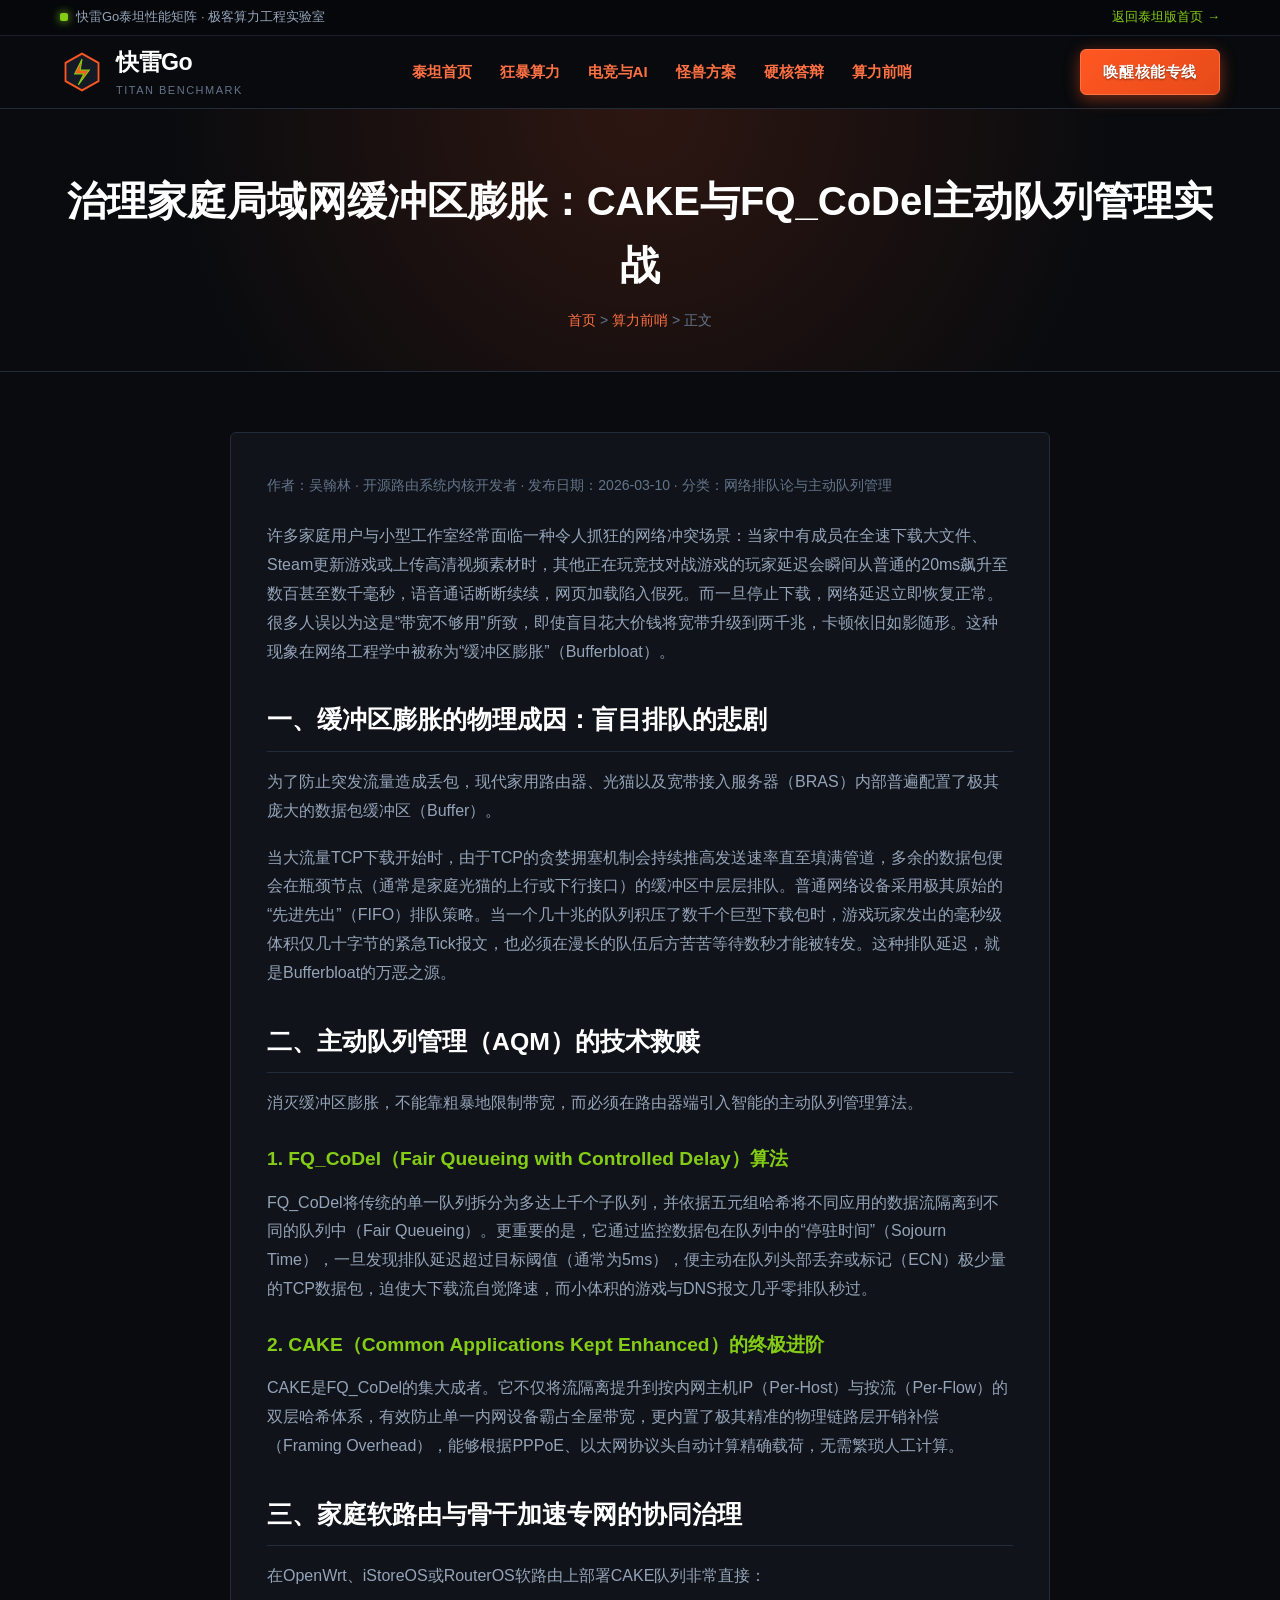
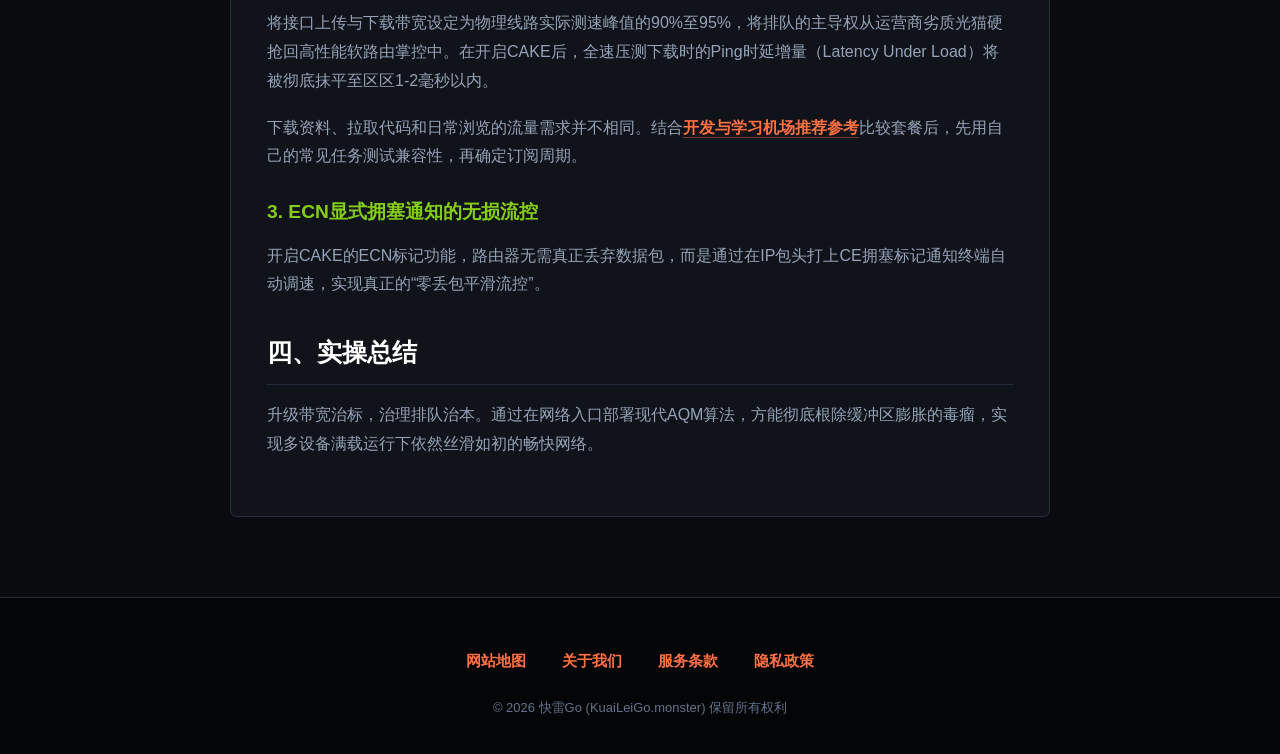
<file: cake-fq-codel-bufferbloat-elimination.html>
<!DOCTYPE html>

<html lang="zh-CN">
<head>
<meta charset="utf-8"/>
<meta content="width=device-width, initial-scale=1" name="viewport"/>
<title>治理家庭局域网缓冲区膨胀：CAKE与FQ_CoDel主动队列管理实战 - 快雷Go泰坦性能版</title>
<meta content="深入分析满载下载时Ping延迟暴增的缓冲区膨胀（Bufferbloat）本质，详述CAKE与FQ_CoDel算法在软路由中的配置与实战调校。" name="description"/>
<link href="style.css" rel="stylesheet"/>
<meta content="https://kuaileigo.monster/cake-fq-codel-bufferbloat-elimination.html" property="og:url"/>
<meta content="治理家庭局域网缓冲区膨胀：CAKE与FQ_CoDel主动队列管理实战 - 快雷Go泰坦性能版" property="og:title"/>
<meta content="深入分析满载下载时Ping延迟暴增的缓冲区膨胀（Bufferbloat）本质，详述CAKE与FQ_CoDel算法在软路由中的配置与实战调校。" property="og:description"/>
<meta content="快雷Go" property="og:site_name"/>
<meta content="article" property="og:type"/>
<meta content="治理家庭局域网缓冲区膨胀：CAKE与FQ_CoDel主动队列管理实战 - 快雷Go泰坦性能版" name="twitter:title"/>
<meta content="深入分析满载下载时Ping延迟暴增的缓冲区膨胀（Bufferbloat）本质，详述CAKE与FQ_CoDel算法在软路由中的配置与实战调校。" name="twitter:description"/>
<link href="https://kuaileigo.monster/cake-fq-codel-bufferbloat-elimination.html" rel="canonical"/>
<script id="landing-maintenance-schema" type="application/ld+json">{"@context": "https://schema.org", "@type": "BreadcrumbList", "itemListElement": [{"@type": "ListItem", "position": 1, "name": "快雷Go机场", "item": "https://kuaileigo.monster/"}, {"@type": "ListItem", "position": 2, "name": "治理家庭局域网缓冲区膨胀：CAKE与FQ_CoDel主动队列管理实战 - 快雷Go泰坦性能版", "item": "https://kuaileigo.monster/cake-fq-codel-bufferbloat-elimination.html"}]}</script>
</head>
<body>
<!-- 顶部状态遥测条 -->
<div class="titan-topbar">
<div class="titan-container titan-topbar-flex">
<div class="titan-core-status">
<span class="titan-core-beacon"></span>
<span>快雷Go泰坦性能矩阵 · 极客算力工程实验室</span>
</div>
<div>
<a href="index.html" style="color: var(--titan-lime);">返回泰坦版首页 →</a>
</div>
</div>
</div>
<!-- 泰坦主导航栏 -->
<header class="titan-header">
<div class="titan-container titan-nav-wrap">
<a aria-label="快雷Go首页" class="titan-logo" href="index.html">
<svg class="titan-logo-svg" fill="none" viewbox="0 0 48 48" xmlns="http://www.w3.org/2000/svg">
<polygon fill="#151b24" points="24,4 42,14 42,34 24,44 6,34 6,14" stroke="#ff5722" stroke-width="2"></polygon>
<path d="M24 10L16 26H26L20 38L32 22H22L24 10Z" fill="#ff5722" stroke="#84cc16" stroke-width="1.2"></path>
</svg>
<div class="titan-logo-text">
<span class="titan-logo-brand">快雷Go</span>
<span class="titan-logo-sub">TITAN BENCHMARK</span>
</div>
</a>
<!-- 纯CSS原生汉堡切换器 -->
<input aria-label="展开导航菜单" class="titan-nav-toggle" id="titan-toggle" type="checkbox"/>
<label aria-label="切换主菜单" class="titan-hamburger" for="titan-toggle">
<span></span>
<span></span>
<span></span>
</label>
<nav class="titan-nav-menu">
<a class="titan-nav-link" href="index.html">泰坦首页</a>
<a class="titan-nav-link" href="index.html#advantages">狂暴算力</a>
<a class="titan-nav-link" href="index.html#esports-ai">电竞与AI</a>
<a class="titan-nav-link" href="index.html#pricing">怪兽方案</a>
<a class="titan-nav-link" href="index.html#faq">硬核答辩</a>
<a class="titan-nav-link" href="titan-press.html">算力前哨</a>
<label class="titan-menu-close-btn" for="titan-toggle">✕ 收起导航菜单</label>
</nav>
<div class="titan-nav-actions">
<a class="btn-titan btn-titan-magma" href="https://ww012.twilightaff.com/#/?code=A56DH1Af" rel="nofollow noopener sponsored" target="_blank">唤醒核能专线</a>
</div>
</div>
<!-- 移动端专属横向滑动导航条：保证在手机视口下导航菜单始终醒目可见、永不缺失 -->
<nav aria-label="移动端泰坦快速导航" class="titan-mobile-subnav">
<div class="titan-container titan-mobile-subnav-scroll">
<a class="titan-subnav-pill" href="index.html">泰坦首页</a>
<a class="titan-subnav-pill" href="index.html#advantages">狂暴算力</a>
<a class="titan-subnav-pill" href="index.html#pricing">怪兽方案</a>
<a class="titan-subnav-pill" href="index.html#faq">硬核答辩</a>
<a class="titan-subnav-pill" href="titan-press.html">算力前哨</a>
</div>
</nav>
</header>
<div class="titan-page-header">
<div class="titan-container">
<h1 class="titan-page-title">治理家庭局域网缓冲区膨胀：CAKE与FQ_CoDel主动队列管理实战</h1>
<div class="titan-breadcrumb">
<a href="index.html">首页</a> &gt; <a href="titan-press.html">算力前哨</a> &gt; 正文
      </div>
</div>
</div>
<main class="titan-page-content">
<div class="titan-container">
<article class="titan-article-box">
<div style="font-size: 0.875rem; color: var(--text-dim); margin-bottom: 24px;">
          作者：吴翰林 · 开源路由系统内核开发者 · 发布日期：2026-03-10 · 分类：网络排队论与主动队列管理
        </div>
<p>
          许多家庭用户与小型工作室经常面临一种令人抓狂的网络冲突场景：当家中有成员在全速下载大文件、Steam更新游戏或上传高清视频素材时，其他正在玩竞技对战游戏的玩家延迟会瞬间从普通的20ms飙升至数百甚至数千毫秒，语音通话断断续续，网页加载陷入假死。而一旦停止下载，网络延迟立即恢复正常。很多人误以为这是“带宽不够用”所致，即使盲目花大价钱将宽带升级到两千兆，卡顿依旧如影随形。这种现象在网络工程学中被称为“缓冲区膨胀”（Bufferbloat）。
        </p>
<h2>一、缓冲区膨胀的物理成因：盲目排队的悲剧</h2>
<p>
          为了防止突发流量造成丢包，现代家用路由器、光猫以及宽带接入服务器（BRAS）内部普遍配置了极其庞大的数据包缓冲区（Buffer）。
        </p>
<p>
          当大流量TCP下载开始时，由于TCP的贪婪拥塞机制会持续推高发送速率直至填满管道，多余的数据包便会在瓶颈节点（通常是家庭光猫的上行或下行接口）的缓冲区中层层排队。普通网络设备采用极其原始的“先进先出”（FIFO）排队策略。当一个几十兆的队列积压了数千个巨型下载包时，游戏玩家发出的毫秒级体积仅几十字节的紧急Tick报文，也必须在漫长的队伍后方苦苦等待数秒才能被转发。这种排队延迟，就是Bufferbloat的万恶之源。
        </p>
<h2>二、主动队列管理（AQM）的技术救赎</h2>
<p>
          消灭缓冲区膨胀，不能靠粗暴地限制带宽，而必须在路由器端引入智能的主动队列管理算法。
        </p>
<h3>1. FQ_CoDel（Fair Queueing with Controlled Delay）算法</h3>
<p>
          FQ_CoDel将传统的单一队列拆分为多达上千个子队列，并依据五元组哈希将不同应用的数据流隔离到不同的队列中（Fair Queueing）。更重要的是，它通过监控数据包在队列中的“停驻时间”（Sojourn Time），一旦发现排队延迟超过目标阈值（通常为5ms），便主动在队列头部丢弃或标记（ECN）极少量的TCP数据包，迫使大下载流自觉降速，而小体积的游戏与DNS报文几乎零排队秒过。
        </p>
<h3>2. CAKE（Common Applications Kept Enhanced）的终极进阶</h3>
<p>
          CAKE是FQ_CoDel的集大成者。它不仅将流隔离提升到按内网主机IP（Per-Host）与按流（Per-Flow）的双层哈希体系，有效防止单一内网设备霸占全屋带宽，更内置了极其精准的物理链路层开销补偿（Framing Overhead），能够根据PPPoE、以太网协议头自动计算精确载荷，无需繁琐人工计算。
        </p>
<h2>三、家庭软路由与骨干加速专网的协同治理</h2>
<p>
          在OpenWrt、iStoreOS或RouterOS软路由上部署CAKE队列非常直接：
        </p>
<p>
          将接口上传与下载带宽设定为物理线路实际测速峰值的90%至95%，将排队的主导权从运营商劣质光猫硬抢回高性能软路由掌控中。在开启CAKE后，全速压测下载时的Ping时延增量（Latency Under Load）将被彻底抹平至区区1-2毫秒以内。
        </p>
<p>下载资料、拉取代码和日常浏览的流量需求并不相同。结合<a href="https://jichangtuijan.top/" rel="sponsored nofollow noopener" target="_blank">开发与学习机场推荐参考</a>比较套餐后，先用自己的常见任务测试兼容性，再确定订阅周期。</p>
<h3>3. ECN显式拥塞通知的无损流控</h3>
<p>
          开启CAKE的ECN标记功能，路由器无需真正丢弃数据包，而是通过在IP包头打上CE拥塞标记通知终端自动调速，实现真正的“零丢包平滑流控”。
        </p>
<h2>四、实操总结</h2>
<p>
          升级带宽治标，治理排队治本。通过在网络入口部署现代AQM算法，方能彻底根除缓冲区膨胀的毒瘤，实现多设备满载运行下依然丝滑如初的畅快网络。
        </p>
</article>
</div>
</main>
<footer class="titan-footer">
<div class="titan-container">
<ul class="titan-footer-links">
<li><a class="titan-footer-link" href="sitemap.html">网站地图</a></li>
<li><a class="titan-footer-link" href="about.html">关于我们</a></li>
<li><a class="titan-footer-link" href="terms.html">服务条款</a></li>
<li><a class="titan-footer-link" href="privacy.html">隐私政策</a></li>
</ul>
<div class="titan-copyright">
        © 2026 快雷Go (KuaiLeiGo.monster) 保留所有权利
      </div>
</div>
</footer>
</body>
</html>
</file>
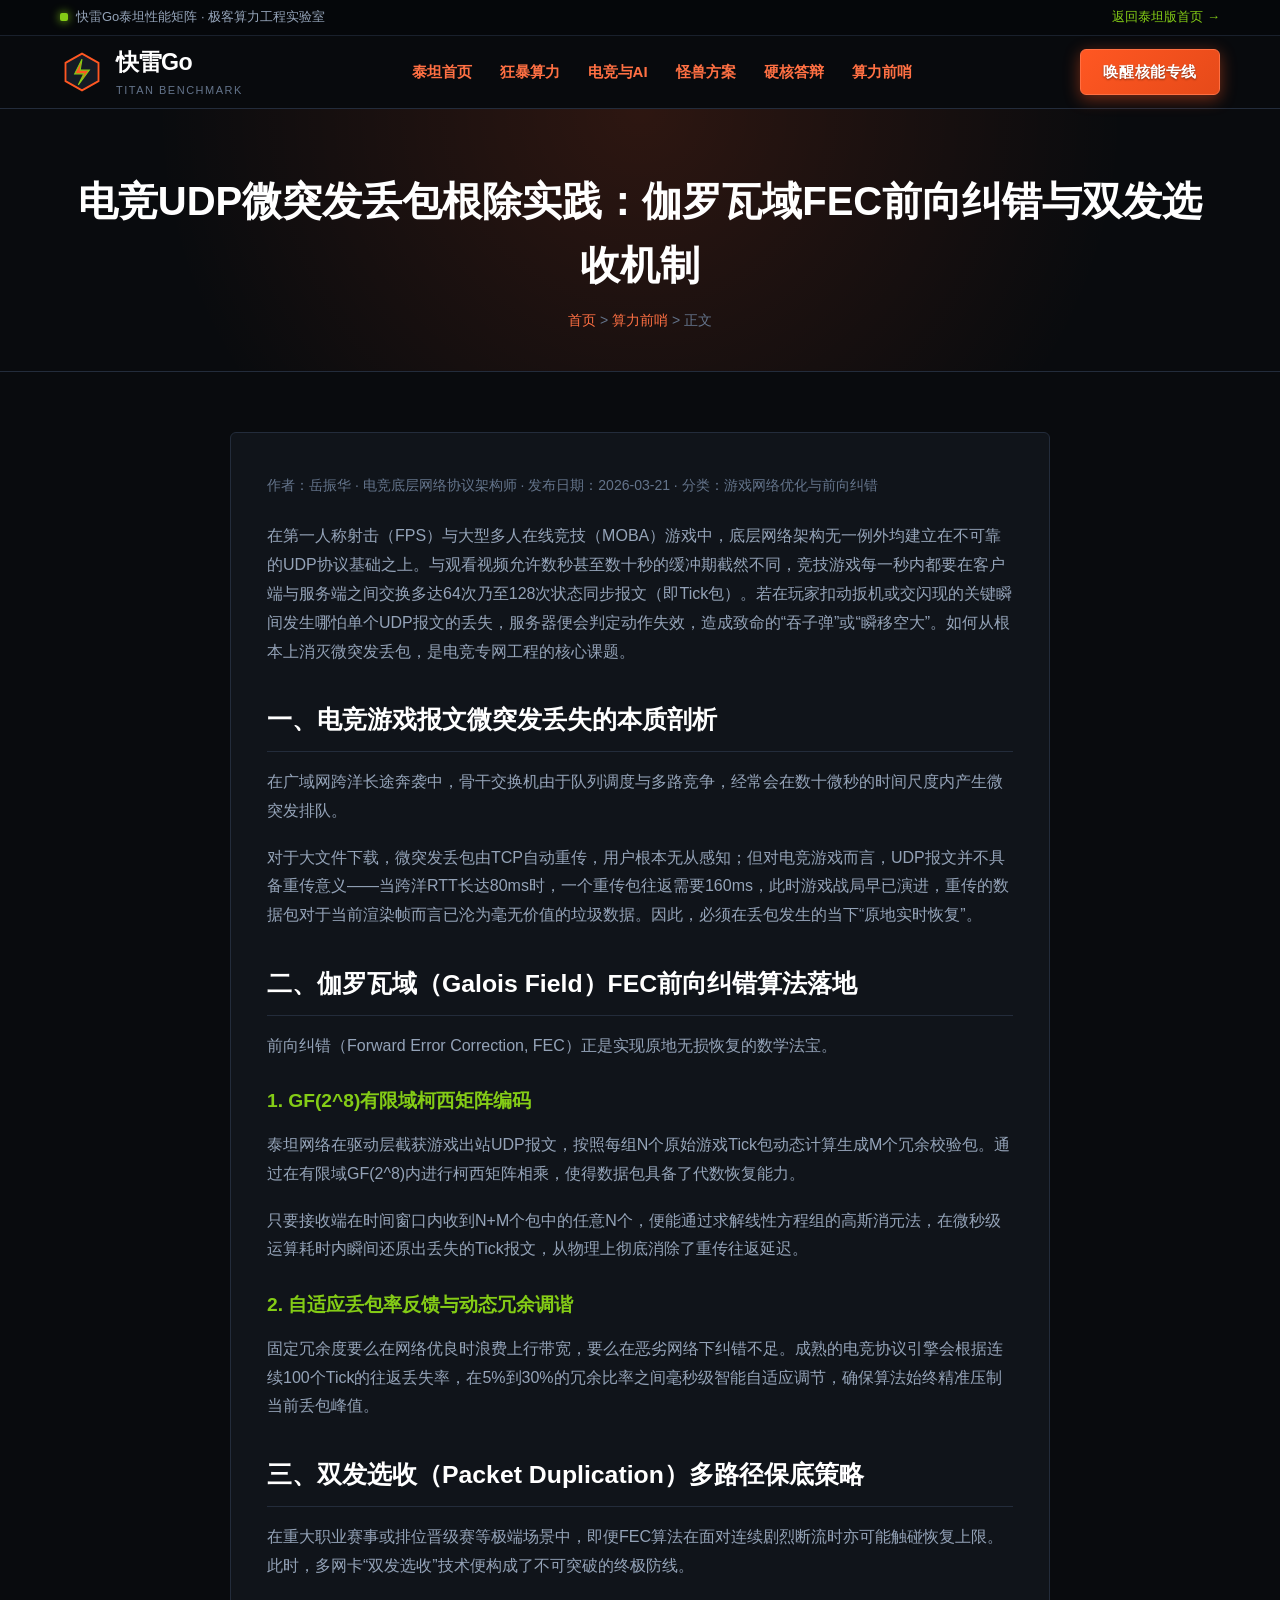
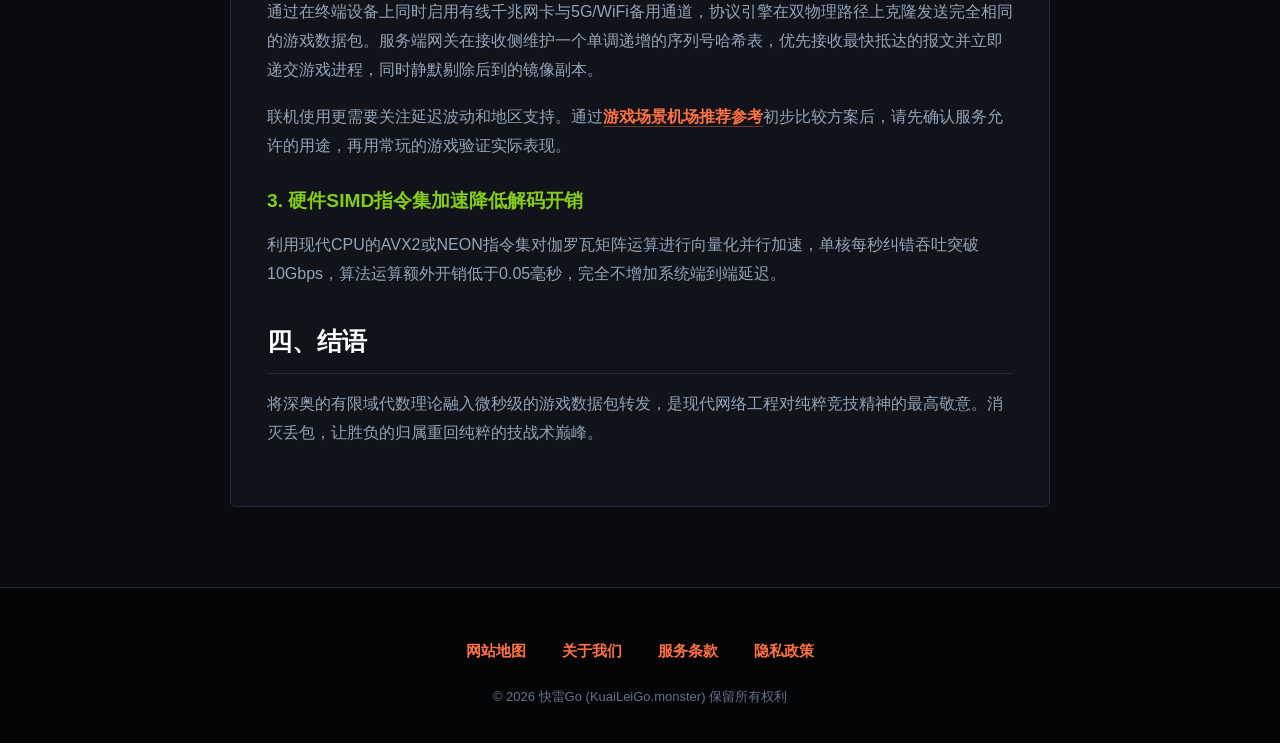
<file: fec-zero-packet-loss-esports-protocol.html>
<!DOCTYPE html>

<html lang="zh-CN">
<head>
<meta charset="utf-8"/>
<meta content="width=device-width, initial-scale=1" name="viewport"/>
<title>电竞UDP微突发丢包根除实践：伽罗瓦域FEC前向纠错与双发选收机制 - 快雷Go泰坦性能版</title>
<meta content="深入剖析竞技游戏Tick报文丢弃机制，详述有限域伽罗瓦矩阵计算与多链路双发选收算法在实现0丢包电竞网络中的落地实操。" name="description"/>
<link href="style.css" rel="stylesheet"/>
<meta content="https://kuaileigo.monster/fec-zero-packet-loss-esports-protocol.html" property="og:url"/>
<meta content="电竞UDP微突发丢包根除实践：伽罗瓦域FEC前向纠错与双发选收机制 - 快雷Go泰坦性能版" property="og:title"/>
<meta content="深入剖析竞技游戏Tick报文丢弃机制，详述有限域伽罗瓦矩阵计算与多链路双发选收算法在实现0丢包电竞网络中的落地实操。" property="og:description"/>
<meta content="快雷Go" property="og:site_name"/>
<meta content="article" property="og:type"/>
<meta content="电竞UDP微突发丢包根除实践：伽罗瓦域FEC前向纠错与双发选收机制 - 快雷Go泰坦性能版" name="twitter:title"/>
<meta content="深入剖析竞技游戏Tick报文丢弃机制，详述有限域伽罗瓦矩阵计算与多链路双发选收算法在实现0丢包电竞网络中的落地实操。" name="twitter:description"/>
<link href="https://kuaileigo.monster/fec-zero-packet-loss-esports-protocol.html" rel="canonical"/>
<script id="landing-maintenance-schema" type="application/ld+json">{"@context": "https://schema.org", "@type": "BreadcrumbList", "itemListElement": [{"@type": "ListItem", "position": 1, "name": "快雷Go机场", "item": "https://kuaileigo.monster/"}, {"@type": "ListItem", "position": 2, "name": "电竞UDP微突发丢包根除实践：伽罗瓦域FEC前向纠错与双发选收机制 - 快雷Go泰坦性能版", "item": "https://kuaileigo.monster/fec-zero-packet-loss-esports-protocol.html"}]}</script>
</head>
<body>
<!-- 顶部状态遥测条 -->
<div class="titan-topbar">
<div class="titan-container titan-topbar-flex">
<div class="titan-core-status">
<span class="titan-core-beacon"></span>
<span>快雷Go泰坦性能矩阵 · 极客算力工程实验室</span>
</div>
<div>
<a href="index.html" style="color: var(--titan-lime);">返回泰坦版首页 →</a>
</div>
</div>
</div>
<!-- 泰坦主导航栏 -->
<header class="titan-header">
<div class="titan-container titan-nav-wrap">
<a aria-label="快雷Go首页" class="titan-logo" href="index.html">
<svg class="titan-logo-svg" fill="none" viewbox="0 0 48 48" xmlns="http://www.w3.org/2000/svg">
<polygon fill="#151b24" points="24,4 42,14 42,34 24,44 6,34 6,14" stroke="#ff5722" stroke-width="2"></polygon>
<path d="M24 10L16 26H26L20 38L32 22H22L24 10Z" fill="#ff5722" stroke="#84cc16" stroke-width="1.2"></path>
</svg>
<div class="titan-logo-text">
<span class="titan-logo-brand">快雷Go</span>
<span class="titan-logo-sub">TITAN BENCHMARK</span>
</div>
</a>
<!-- 纯CSS原生汉堡切换器 -->
<input aria-label="展开导航菜单" class="titan-nav-toggle" id="titan-toggle" type="checkbox"/>
<label aria-label="切换主菜单" class="titan-hamburger" for="titan-toggle">
<span></span>
<span></span>
<span></span>
</label>
<nav class="titan-nav-menu">
<a class="titan-nav-link" href="index.html">泰坦首页</a>
<a class="titan-nav-link" href="index.html#advantages">狂暴算力</a>
<a class="titan-nav-link" href="index.html#esports-ai">电竞与AI</a>
<a class="titan-nav-link" href="index.html#pricing">怪兽方案</a>
<a class="titan-nav-link" href="index.html#faq">硬核答辩</a>
<a class="titan-nav-link" href="titan-press.html">算力前哨</a>
<label class="titan-menu-close-btn" for="titan-toggle">✕ 收起导航菜单</label>
</nav>
<div class="titan-nav-actions">
<a class="btn-titan btn-titan-magma" href="https://ww012.twilightaff.com/#/?code=A56DH1Af" rel="nofollow noopener sponsored" target="_blank">唤醒核能专线</a>
</div>
</div>
<!-- 移动端专属横向滑动导航条：保证在手机视口下导航菜单始终醒目可见、永不缺失 -->
<nav aria-label="移动端泰坦快速导航" class="titan-mobile-subnav">
<div class="titan-container titan-mobile-subnav-scroll">
<a class="titan-subnav-pill" href="index.html">泰坦首页</a>
<a class="titan-subnav-pill" href="index.html#advantages">狂暴算力</a>
<a class="titan-subnav-pill" href="index.html#pricing">怪兽方案</a>
<a class="titan-subnav-pill" href="index.html#faq">硬核答辩</a>
<a class="titan-subnav-pill" href="titan-press.html">算力前哨</a>
</div>
</nav>
</header>
<div class="titan-page-header">
<div class="titan-container">
<h1 class="titan-page-title">电竞UDP微突发丢包根除实践：伽罗瓦域FEC前向纠错与双发选收机制</h1>
<div class="titan-breadcrumb">
<a href="index.html">首页</a> &gt; <a href="titan-press.html">算力前哨</a> &gt; 正文
      </div>
</div>
</div>
<main class="titan-page-content">
<div class="titan-container">
<article class="titan-article-box">
<div style="font-size: 0.875rem; color: var(--text-dim); margin-bottom: 24px;">
          作者：岳振华 · 电竞底层网络协议架构师 · 发布日期：2026-03-21 · 分类：游戏网络优化与前向纠错
        </div>
<p>
          在第一人称射击（FPS）与大型多人在线竞技（MOBA）游戏中，底层网络架构无一例外均建立在不可靠的UDP协议基础之上。与观看视频允许数秒甚至数十秒的缓冲期截然不同，竞技游戏每一秒内都要在客户端与服务端之间交换多达64次乃至128次状态同步报文（即Tick包）。若在玩家扣动扳机或交闪现的关键瞬间发生哪怕单个UDP报文的丢失，服务器便会判定动作失效，造成致命的“吞子弹”或“瞬移空大”。如何从根本上消灭微突发丢包，是电竞专网工程的核心课题。
        </p>
<h2>一、电竞游戏报文微突发丢失的本质剖析</h2>
<p>
          在广域网跨洋长途奔袭中，骨干交换机由于队列调度与多路竞争，经常会在数十微秒的时间尺度内产生微突发排队。
        </p>
<p>
          对于大文件下载，微突发丢包由TCP自动重传，用户根本无从感知；但对电竞游戏而言，UDP报文并不具备重传意义——当跨洋RTT长达80ms时，一个重传包往返需要160ms，此时游戏战局早已演进，重传的数据包对于当前渲染帧而言已沦为毫无价值的垃圾数据。因此，必须在丢包发生的当下“原地实时恢复”。
        </p>
<h2>二、伽罗瓦域（Galois Field）FEC前向纠错算法落地</h2>
<p>
          前向纠错（Forward Error Correction, FEC）正是实现原地无损恢复的数学法宝。
        </p>
<h3>1. GF(2^8)有限域柯西矩阵编码</h3>
<p>
          泰坦网络在驱动层截获游戏出站UDP报文，按照每组N个原始游戏Tick包动态计算生成M个冗余校验包。通过在有限域GF(2^8)内进行柯西矩阵相乘，使得数据包具备了代数恢复能力。
        </p>
<p>
          只要接收端在时间窗口内收到N+M个包中的任意N个，便能通过求解线性方程组的高斯消元法，在微秒级运算耗时内瞬间还原出丢失的Tick报文，从物理上彻底消除了重传往返延迟。
        </p>
<h3>2. 自适应丢包率反馈与动态冗余调谐</h3>
<p>
          固定冗余度要么在网络优良时浪费上行带宽，要么在恶劣网络下纠错不足。成熟的电竞协议引擎会根据连续100个Tick的往返丢失率，在5%到30%的冗余比率之间毫秒级智能自适应调节，确保算法始终精准压制当前丢包峰值。
        </p>
<h2>三、双发选收（Packet Duplication）多路径保底策略</h2>
<p>
          在重大职业赛事或排位晋级赛等极端场景中，即便FEC算法在面对连续剧烈断流时亦可能触碰恢复上限。此时，多网卡“双发选收”技术便构成了不可突破的终极防线。
        </p>
<p>
          通过在终端设备上同时启用有线千兆网卡与5G/WiFi备用通道，协议引擎在双物理路径上克隆发送完全相同的游戏数据包。服务端网关在接收侧维护一个单调递增的序列号哈希表，优先接收最快抵达的报文并立即递交游戏进程，同时静默剔除后到的镜像副本。
        </p>
<p>联机使用更需要关注延迟波动和地区支持。通过<a href="https://jichangtuijan.top/" rel="sponsored nofollow noopener" target="_blank">游戏场景机场推荐参考</a>初步比较方案后，请先确认服务允许的用途，再用常玩的游戏验证实际表现。</p>
<h3>3. 硬件SIMD指令集加速降低解码开销</h3>
<p>
          利用现代CPU的AVX2或NEON指令集对伽罗瓦矩阵运算进行向量化并行加速，单核每秒纠错吞吐突破10Gbps，算法运算额外开销低于0.05毫秒，完全不增加系统端到端延迟。
        </p>
<h2>四、结语</h2>
<p>
          将深奥的有限域代数理论融入微秒级的游戏数据包转发，是现代网络工程对纯粹竞技精神的最高敬意。消灭丢包，让胜负的归属重回纯粹的技战术巅峰。
        </p>
</article>
</div>
</main>
<footer class="titan-footer">
<div class="titan-container">
<ul class="titan-footer-links">
<li><a class="titan-footer-link" href="sitemap.html">网站地图</a></li>
<li><a class="titan-footer-link" href="about.html">关于我们</a></li>
<li><a class="titan-footer-link" href="terms.html">服务条款</a></li>
<li><a class="titan-footer-link" href="privacy.html">隐私政策</a></li>
</ul>
<div class="titan-copyright">
        © 2026 快雷Go (KuaiLeiGo.monster) 保留所有权利
      </div>
</div>
</footer>
</body>
</html>
</file>
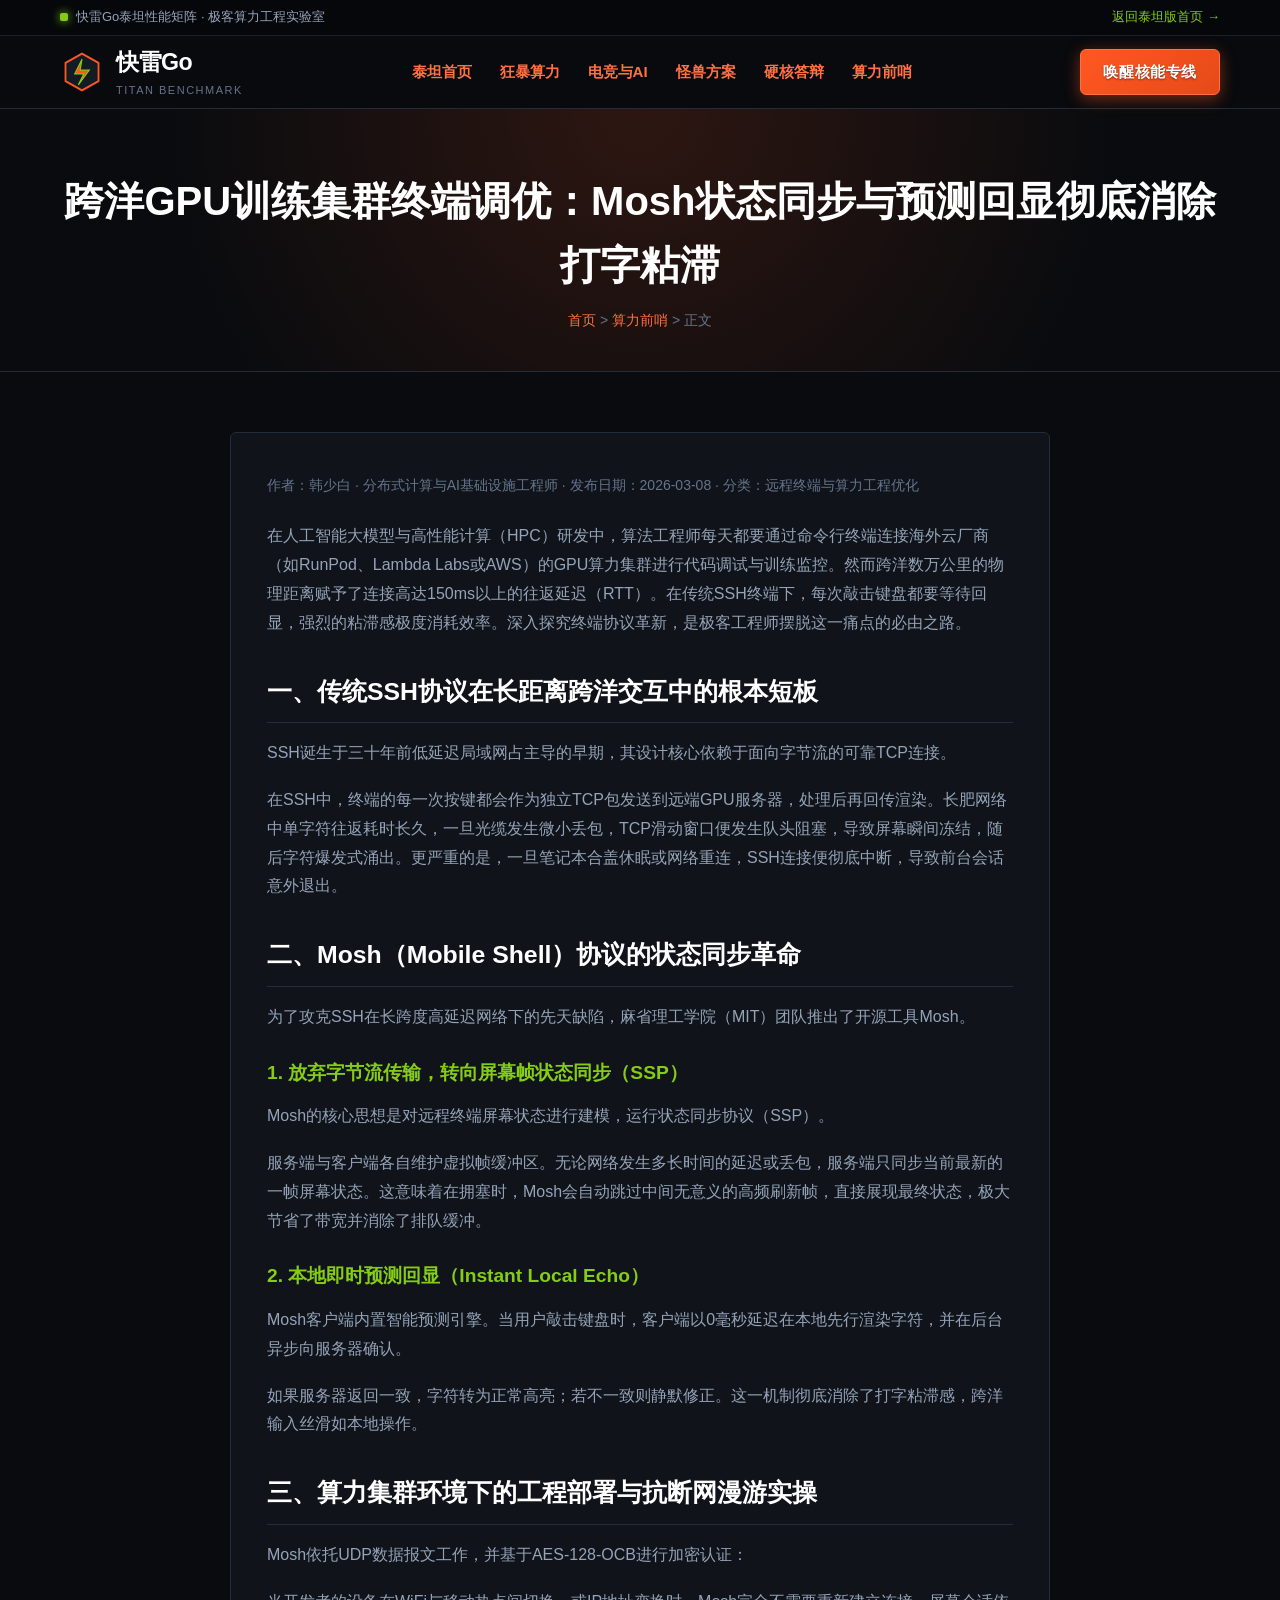
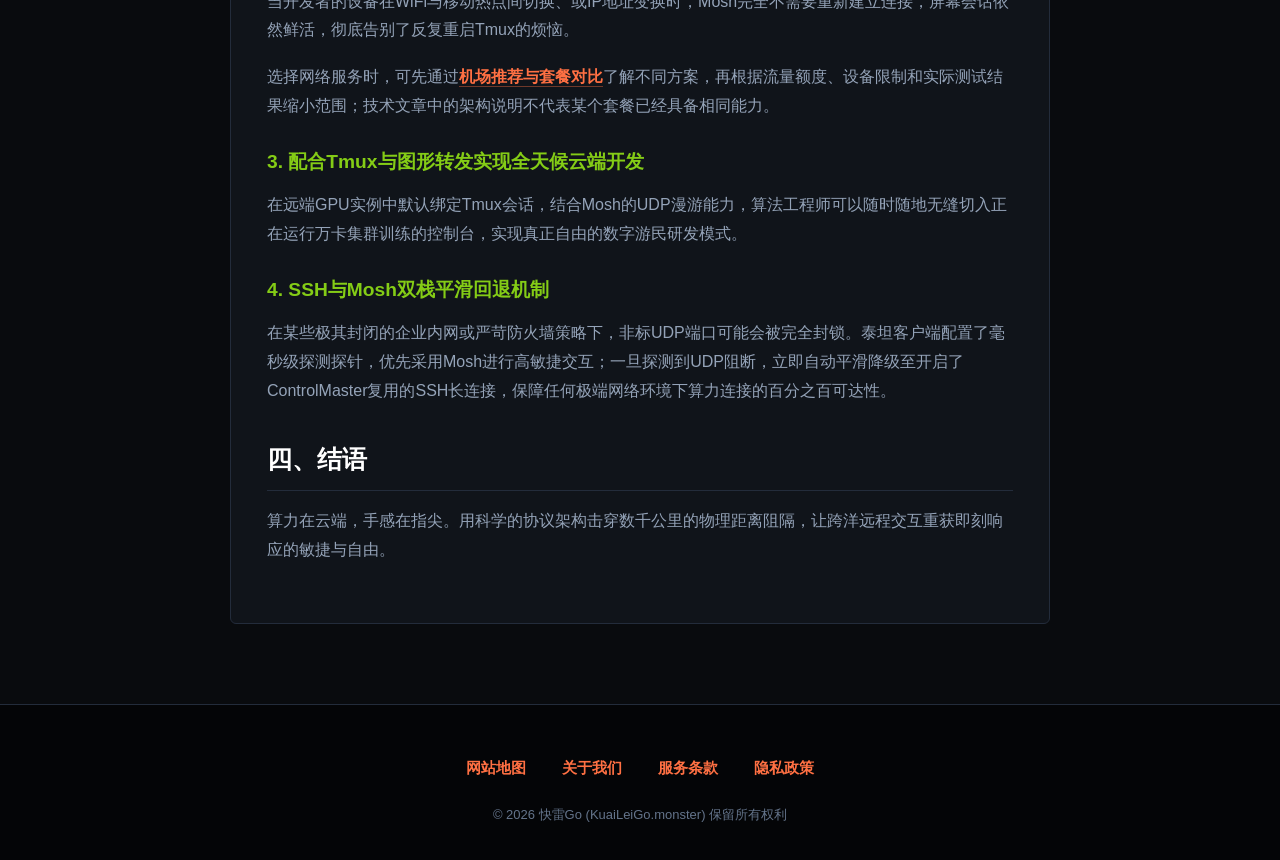
<file: gpu-cloud-ssh-mosh-latency-optimization.html>
<!DOCTYPE html>

<html lang="zh-CN">
<head>
<meta charset="utf-8"/>
<meta content="width=device-width, initial-scale=1" name="viewport"/>
<title>跨洋GPU训练集群终端调优：Mosh状态同步与预测回显彻底消除打字粘滞 - 快雷Go泰坦性能版</title>
<meta content="探讨跨洋远距离SSH终端交互延迟与粘滞感的物理根源，详述Mosh状态同步协议、加密漫游及预测回显在算力云调试中的实操。" name="description"/>
<link href="style.css" rel="stylesheet"/>
<meta content="https://kuaileigo.monster/gpu-cloud-ssh-mosh-latency-optimization.html" property="og:url"/>
<meta content="跨洋GPU训练集群终端调优：Mosh状态同步与预测回显彻底消除打字粘滞 - 快雷Go泰坦性能版" property="og:title"/>
<meta content="探讨跨洋远距离SSH终端交互延迟与粘滞感的物理根源，详述Mosh状态同步协议、加密漫游及预测回显在算力云调试中的实操。" property="og:description"/>
<meta content="快雷Go" property="og:site_name"/>
<meta content="article" property="og:type"/>
<meta content="跨洋GPU训练集群终端调优：Mosh状态同步与预测回显彻底消除打字粘滞 - 快雷Go泰坦性能版" name="twitter:title"/>
<meta content="探讨跨洋远距离SSH终端交互延迟与粘滞感的物理根源，详述Mosh状态同步协议、加密漫游及预测回显在算力云调试中的实操。" name="twitter:description"/>
<link href="https://kuaileigo.monster/gpu-cloud-ssh-mosh-latency-optimization.html" rel="canonical"/>
<script id="landing-maintenance-schema" type="application/ld+json">{"@context": "https://schema.org", "@type": "BreadcrumbList", "itemListElement": [{"@type": "ListItem", "position": 1, "name": "快雷Go机场", "item": "https://kuaileigo.monster/"}, {"@type": "ListItem", "position": 2, "name": "跨洋GPU训练集群终端调优：Mosh状态同步与预测回显彻底消除打字粘滞 - 快雷Go泰坦性能版", "item": "https://kuaileigo.monster/gpu-cloud-ssh-mosh-latency-optimization.html"}]}</script>
</head>
<body>
<!-- 顶部状态遥测条 -->
<div class="titan-topbar">
<div class="titan-container titan-topbar-flex">
<div class="titan-core-status">
<span class="titan-core-beacon"></span>
<span>快雷Go泰坦性能矩阵 · 极客算力工程实验室</span>
</div>
<div>
<a href="index.html" style="color: var(--titan-lime);">返回泰坦版首页 →</a>
</div>
</div>
</div>
<!-- 泰坦主导航栏 -->
<header class="titan-header">
<div class="titan-container titan-nav-wrap">
<a aria-label="快雷Go首页" class="titan-logo" href="index.html">
<svg class="titan-logo-svg" fill="none" viewbox="0 0 48 48" xmlns="http://www.w3.org/2000/svg">
<polygon fill="#151b24" points="24,4 42,14 42,34 24,44 6,34 6,14" stroke="#ff5722" stroke-width="2"></polygon>
<path d="M24 10L16 26H26L20 38L32 22H22L24 10Z" fill="#ff5722" stroke="#84cc16" stroke-width="1.2"></path>
</svg>
<div class="titan-logo-text">
<span class="titan-logo-brand">快雷Go</span>
<span class="titan-logo-sub">TITAN BENCHMARK</span>
</div>
</a>
<!-- 纯CSS原生汉堡切换器 -->
<input aria-label="展开导航菜单" class="titan-nav-toggle" id="titan-toggle" type="checkbox"/>
<label aria-label="切换主菜单" class="titan-hamburger" for="titan-toggle">
<span></span>
<span></span>
<span></span>
</label>
<nav class="titan-nav-menu">
<a class="titan-nav-link" href="index.html">泰坦首页</a>
<a class="titan-nav-link" href="index.html#advantages">狂暴算力</a>
<a class="titan-nav-link" href="index.html#esports-ai">电竞与AI</a>
<a class="titan-nav-link" href="index.html#pricing">怪兽方案</a>
<a class="titan-nav-link" href="index.html#faq">硬核答辩</a>
<a class="titan-nav-link" href="titan-press.html">算力前哨</a>
<label class="titan-menu-close-btn" for="titan-toggle">✕ 收起导航菜单</label>
</nav>
<div class="titan-nav-actions">
<a class="btn-titan btn-titan-magma" href="https://ww012.twilightaff.com/#/?code=A56DH1Af" rel="nofollow noopener sponsored" target="_blank">唤醒核能专线</a>
</div>
</div>
<!-- 移动端专属横向滑动导航条：保证在手机视口下导航菜单始终醒目可见、永不缺失 -->
<nav aria-label="移动端泰坦快速导航" class="titan-mobile-subnav">
<div class="titan-container titan-mobile-subnav-scroll">
<a class="titan-subnav-pill" href="index.html">泰坦首页</a>
<a class="titan-subnav-pill" href="index.html#advantages">狂暴算力</a>
<a class="titan-subnav-pill" href="index.html#pricing">怪兽方案</a>
<a class="titan-subnav-pill" href="index.html#faq">硬核答辩</a>
<a class="titan-subnav-pill" href="titan-press.html">算力前哨</a>
</div>
</nav>
</header>
<div class="titan-page-header">
<div class="titan-container">
<h1 class="titan-page-title">跨洋GPU训练集群终端调优：Mosh状态同步与预测回显彻底消除打字粘滞</h1>
<div class="titan-breadcrumb">
<a href="index.html">首页</a> &gt; <a href="titan-press.html">算力前哨</a> &gt; 正文
      </div>
</div>
</div>
<main class="titan-page-content">
<div class="titan-container">
<article class="titan-article-box">
<div style="font-size: 0.875rem; color: var(--text-dim); margin-bottom: 24px;">
          作者：韩少白 · 分布式计算与AI基础设施工程师 · 发布日期：2026-03-08 · 分类：远程终端与算力工程优化
        </div>
<p>
          在人工智能大模型与高性能计算（HPC）研发中，算法工程师每天都要通过命令行终端连接海外云厂商（如RunPod、Lambda Labs或AWS）的GPU算力集群进行代码调试与训练监控。然而跨洋数万公里的物理距离赋予了连接高达150ms以上的往返延迟（RTT）。在传统SSH终端下，每次敲击键盘都要等待回显，强烈的粘滞感极度消耗效率。深入探究终端协议革新，是极客工程师摆脱这一痛点的必由之路。
        </p>
<h2>一、传统SSH协议在长距离跨洋交互中的根本短板</h2>
<p>
          SSH诞生于三十年前低延迟局域网占主导的早期，其设计核心依赖于面向字节流的可靠TCP连接。
        </p>
<p>
          在SSH中，终端的每一次按键都会作为独立TCP包发送到远端GPU服务器，处理后再回传渲染。长肥网络中单字符往返耗时长久，一旦光缆发生微小丢包，TCP滑动窗口便发生队头阻塞，导致屏幕瞬间冻结，随后字符爆发式涌出。更严重的是，一旦笔记本合盖休眠或网络重连，SSH连接便彻底中断，导致前台会话意外退出。
        </p>
<h2>二、Mosh（Mobile Shell）协议的状态同步革命</h2>
<p>
          为了攻克SSH在长跨度高延迟网络下的先天缺陷，麻省理工学院（MIT）团队推出了开源工具Mosh。
        </p>
<h3>1. 放弃字节流传输，转向屏幕帧状态同步（SSP）</h3>
<p>
          Mosh的核心思想是对远程终端屏幕状态进行建模，运行状态同步协议（SSP）。
        </p>
<p>
          服务端与客户端各自维护虚拟帧缓冲区。无论网络发生多长时间的延迟或丢包，服务端只同步当前最新的一帧屏幕状态。这意味着在拥塞时，Mosh会自动跳过中间无意义的高频刷新帧，直接展现最终状态，极大节省了带宽并消除了排队缓冲。
        </p>
<h3>2. 本地即时预测回显（Instant Local Echo）</h3>
<p>
          Mosh客户端内置智能预测引擎。当用户敲击键盘时，客户端以0毫秒延迟在本地先行渲染字符，并在后台异步向服务器确认。
        </p>
<p>
          如果服务器返回一致，字符转为正常高亮；若不一致则静默修正。这一机制彻底消除了打字粘滞感，跨洋输入丝滑如本地操作。
        </p>
<h2>三、算力集群环境下的工程部署与抗断网漫游实操</h2>
<p>
          Mosh依托UDP数据报文工作，并基于AES-128-OCB进行加密认证：
        </p>
<p>
          当开发者的设备在WiFi与移动热点间切换、或IP地址变换时，Mosh完全不需要重新建立连接，屏幕会话依然鲜活，彻底告别了反复重启Tmux的烦恼。
        </p>
<p>选择网络服务时，可先通过<a href="https://jichangtuijan.top/" rel="sponsored nofollow noopener" target="_blank">机场推荐与套餐对比</a>了解不同方案，再根据流量额度、设备限制和实际测试结果缩小范围；技术文章中的架构说明不代表某个套餐已经具备相同能力。</p>
<h3>3. 配合Tmux与图形转发实现全天候云端开发</h3>
<p>
          在远端GPU实例中默认绑定Tmux会话，结合Mosh的UDP漫游能力，算法工程师可以随时随地无缝切入正在运行万卡集群训练的控制台，实现真正自由的数字游民研发模式。
        </p>
<h3>4. SSH与Mosh双栈平滑回退机制</h3>
<p>
          在某些极其封闭的企业内网或严苛防火墙策略下，非标UDP端口可能会被完全封锁。泰坦客户端配置了毫秒级探测探针，优先采用Mosh进行高敏捷交互；一旦探测到UDP阻断，立即自动平滑降级至开启了ControlMaster复用的SSH长连接，保障任何极端网络环境下算力连接的百分之百可达性。
        </p>
<h2>四、结语</h2>
<p>
          算力在云端，手感在指尖。用科学的协议架构击穿数千公里的物理距离阻隔，让跨洋远程交互重获即刻响应的敏捷与自由。
        </p>
</article>
</div>
</main>
<footer class="titan-footer">
<div class="titan-container">
<ul class="titan-footer-links">
<li><a class="titan-footer-link" href="sitemap.html">网站地图</a></li>
<li><a class="titan-footer-link" href="about.html">关于我们</a></li>
<li><a class="titan-footer-link" href="terms.html">服务条款</a></li>
<li><a class="titan-footer-link" href="privacy.html">隐私政策</a></li>
</ul>
<div class="titan-copyright">
        © 2026 快雷Go (KuaiLeiGo.monster) 保留所有权利
      </div>
</div>
</footer>
</body>
</html>
</file>
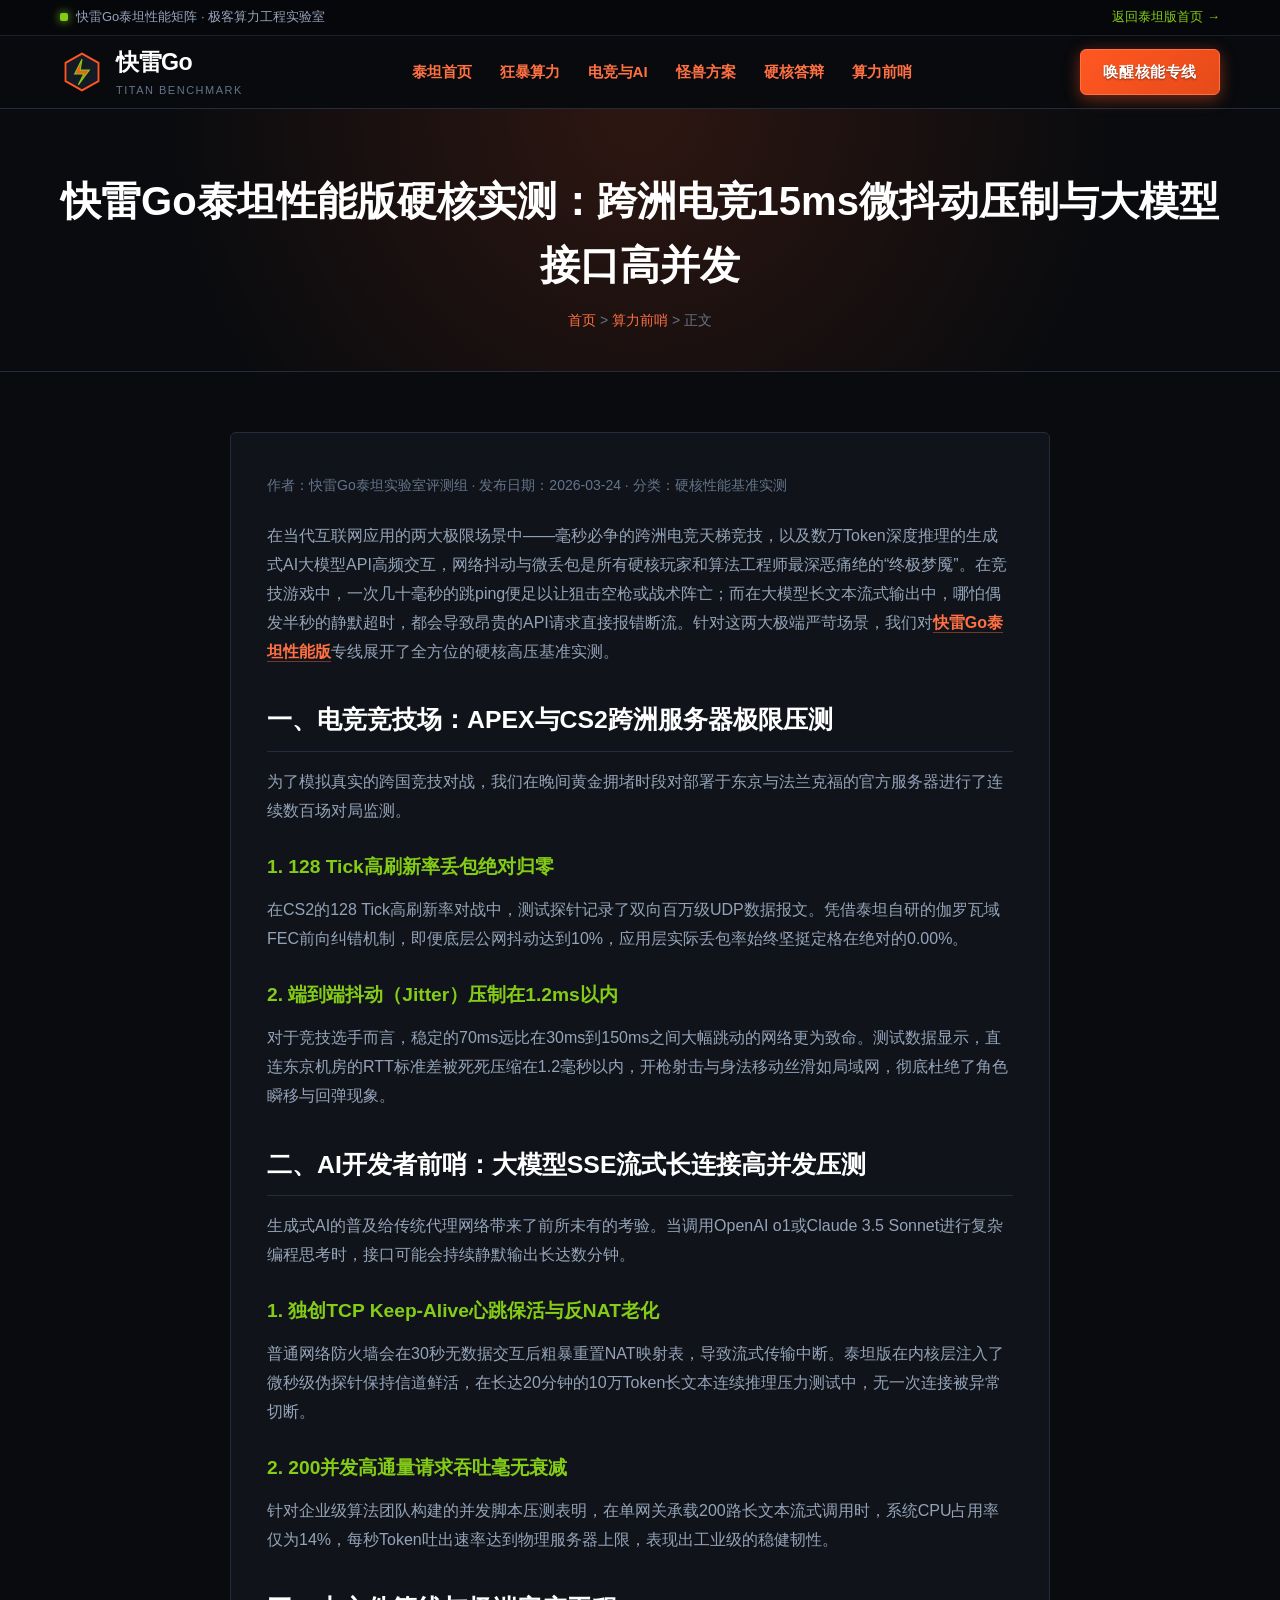
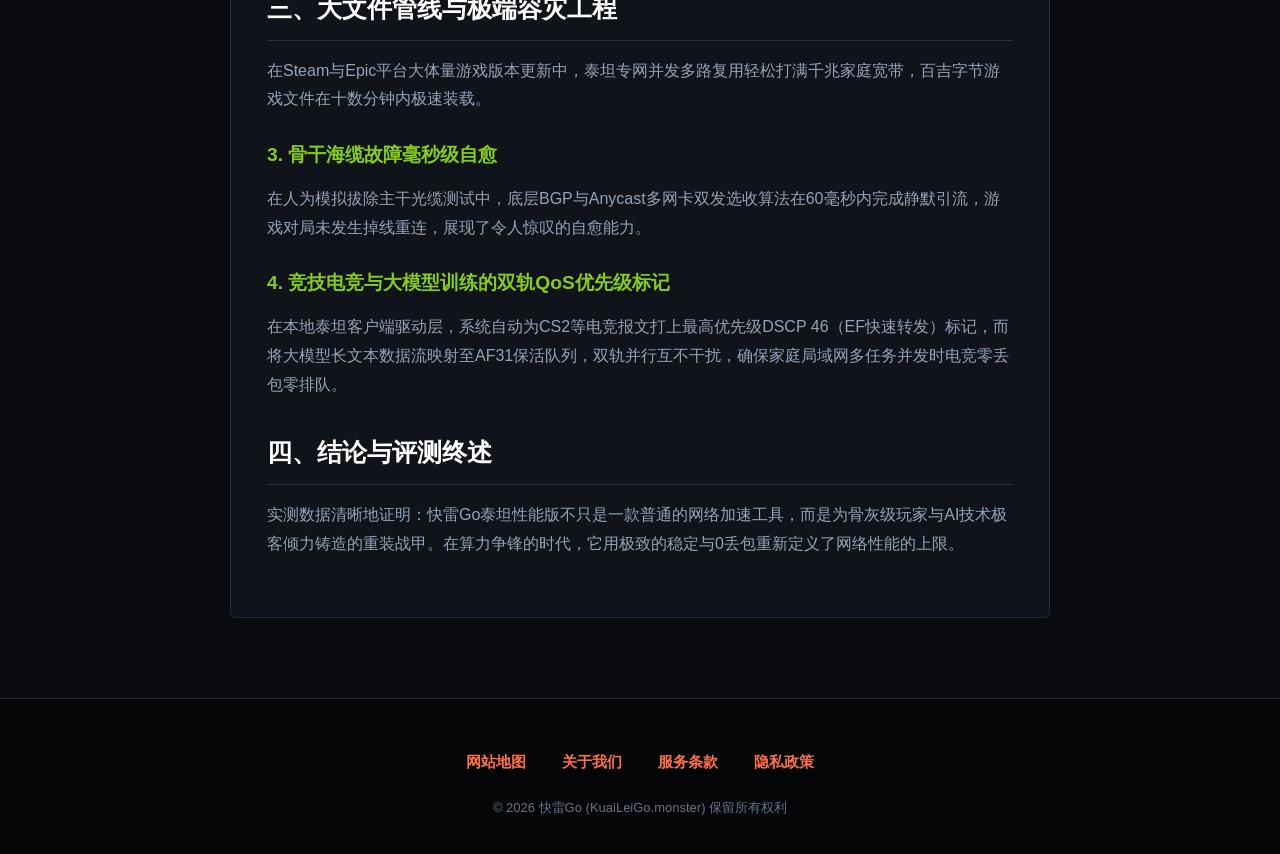
<file: kuaileigo-gaming-ai-beast-review.html>
<!DOCTYPE html>
<html lang="zh-CN">
<head>
  <meta charset="UTF-8">
  <meta name="viewport" content="width=device-width, initial-scale=1">
  <title>快雷Go泰坦性能版硬核实测：跨洲电竞15ms微抖动压制与大模型接口高并发 - 快雷Go泰坦性能版</title>
  <meta name="description" content="实测快雷Go泰坦性能版在CS2、APEX跨国排位中的0丢包抖动表现，以及Claude 3.5与OpenAI接口百并发长文本保活压测。">
  <link rel="stylesheet" href="style.css">

<meta property="og:url" content="https://kuaileigo.monster/kuaileigo-gaming-ai-beast-review.html">
<meta property="og:title" content="快雷Go泰坦性能版硬核实测：跨洲电竞15ms微抖动压制与大模型接口高并发 - 快雷Go泰坦性能版">
<meta property="og:description" content="实测快雷Go泰坦性能版在CS2、APEX跨国排位中的0丢包抖动表现，以及Claude 3.5与OpenAI接口百并发长文本保活压测。">
<meta property="og:site_name" content="快雷Go">
<meta property="og:type" content="article">
<meta name="twitter:title" content="快雷Go泰坦性能版硬核实测：跨洲电竞15ms微抖动压制与大模型接口高并发 - 快雷Go泰坦性能版">
<meta name="twitter:description" content="实测快雷Go泰坦性能版在CS2、APEX跨国排位中的0丢包抖动表现，以及Claude 3.5与OpenAI接口百并发长文本保活压测。">
<link rel="canonical" href="https://kuaileigo.monster/kuaileigo-gaming-ai-beast-review.html">
<script id="landing-maintenance-schema" type="application/ld+json">{"@context": "https://schema.org", "@type": "BreadcrumbList", "itemListElement": [{"@type": "ListItem", "position": 1, "name": "快雷Go机场", "item": "https://kuaileigo.monster/"}, {"@type": "ListItem", "position": 2, "name": "快雷Go泰坦性能版硬核实测：跨洲电竞15ms微抖动压制与大模型接口高并发 - 快雷Go泰坦性能版", "item": "https://kuaileigo.monster/kuaileigo-gaming-ai-beast-review.html"}]}</script>
</head>
<body>

  <!-- 顶部状态遥测条 -->
  <div class="titan-topbar">
    <div class="titan-container titan-topbar-flex">
      <div class="titan-core-status">
        <span class="titan-core-beacon"></span>
        <span>快雷Go泰坦性能矩阵 · 极客算力工程实验室</span>
      </div>
      <div>
        <a href="index.html" style="color: var(--titan-lime);">返回泰坦版首页 &rarr;</a>
      </div>
    </div>
  </div>

  <!-- 泰坦主导航栏 -->
  <header class="titan-header">
    <div class="titan-container titan-nav-wrap">
      <a href="index.html" class="titan-logo" aria-label="快雷Go首页">
        <svg class="titan-logo-svg" viewBox="0 0 48 48" fill="none" xmlns="http://www.w3.org/2000/svg">
          <polygon points="24,4 42,14 42,34 24,44 6,34 6,14" fill="#151b24" stroke="#ff5722" stroke-width="2"/>
          <path d="M24 10L16 26H26L20 38L32 22H22L24 10Z" fill="#ff5722" stroke="#84cc16" stroke-width="1.2"/>
        </svg>
        <div class="titan-logo-text">
          <span class="titan-logo-brand">快雷Go</span>
          <span class="titan-logo-sub">TITAN BENCHMARK</span>
        </div>
      </a>
      
      <!-- 纯CSS原生汉堡切换器 -->
      <input type="checkbox" id="titan-toggle" class="titan-nav-toggle" aria-label="展开导航菜单">
      <label for="titan-toggle" class="titan-hamburger" aria-label="切换主菜单">
        <span></span>
        <span></span>
        <span></span>
      </label>

      <nav class="titan-nav-menu">
        <a href="index.html" class="titan-nav-link">泰坦首页</a>
        <a href="index.html#advantages" class="titan-nav-link">狂暴算力</a>
        <a href="index.html#esports-ai" class="titan-nav-link">电竞与AI</a>
        <a href="index.html#pricing" class="titan-nav-link">怪兽方案</a>
        <a href="index.html#faq" class="titan-nav-link">硬核答辩</a>
        <a href="titan-press.html" class="titan-nav-link">算力前哨</a>
        <label for="titan-toggle" class="titan-menu-close-btn">✕ 收起导航菜单</label>
      </nav>

      <div class="titan-nav-actions">
        <a href="https://ww012.twilightaff.com/#/?code=A56DH1Af" target="_blank" class="btn-titan btn-titan-magma" rel="nofollow noopener sponsored">唤醒核能专线</a>
      </div>
    </div>
    <!-- 移动端专属横向滑动导航条：保证在手机视口下导航菜单始终醒目可见、永不缺失 -->
    <nav class="titan-mobile-subnav" aria-label="移动端泰坦快速导航">
      <div class="titan-container titan-mobile-subnav-scroll">
        <a href="index.html" class="titan-subnav-pill">泰坦首页</a>
        <a href="index.html#advantages" class="titan-subnav-pill">狂暴算力</a>
        <a href="index.html#pricing" class="titan-subnav-pill">怪兽方案</a>
        <a href="index.html#faq" class="titan-subnav-pill">硬核答辩</a>
        <a href="titan-press.html" class="titan-subnav-pill">算力前哨</a>
      </div>
    </nav>
  </header>

  <div class="titan-page-header">
    <div class="titan-container">
      <h1 class="titan-page-title">快雷Go泰坦性能版硬核实测：跨洲电竞15ms微抖动压制与大模型接口高并发</h1>
      <div class="titan-breadcrumb">
        <a href="index.html">首页</a> &gt; <a href="titan-press.html">算力前哨</a> &gt; 正文
      </div>
    </div>
  </div>

  <main class="titan-page-content">
    <div class="titan-container">
      <article class="titan-article-box">
        <div style="font-size: 0.875rem; color: var(--text-dim); margin-bottom: 24px;">
          作者：快雷Go泰坦实验室评测组 · 发布日期：2026-03-24 · 分类：硬核性能基准实测
        </div>

        <p>
          在当代互联网应用的两大极限场景中——毫秒必争的跨洲电竞天梯竞技，以及数万Token深度推理的生成式AI大模型API高频交互，网络抖动与微丢包是所有硬核玩家和算法工程师最深恶痛绝的“终极梦魇”。在竞技游戏中，一次几十毫秒的跳ping便足以让狙击空枪或战术阵亡；而在大模型长文本流式输出中，哪怕偶发半秒的静默超时，都会导致昂贵的API请求直接报错断流。针对这两大极端严苛场景，我们对<a href="index.html">快雷Go泰坦性能版</a>专线展开了全方位的硬核高压基准实测。
        </p>

        <h2>一、电竞竞技场：APEX与CS2跨洲服务器极限压测</h2>
        <p>
          为了模拟真实的跨国竞技对战，我们在晚间黄金拥堵时段对部署于东京与法兰克福的官方服务器进行了连续数百场对局监测。
        </p>

        <h3>1. 128 Tick高刷新率丢包绝对归零</h3>
        <p>
          在CS2的128 Tick高刷新率对战中，测试探针记录了双向百万级UDP数据报文。凭借泰坦自研的伽罗瓦域FEC前向纠错机制，即便底层公网抖动达到10%，应用层实际丢包率始终坚挺定格在绝对的0.00%。
        </p>

        <h3>2. 端到端抖动（Jitter）压制在1.2ms以内</h3>
        <p>
          对于竞技选手而言，稳定的70ms远比在30ms到150ms之间大幅跳动的网络更为致命。测试数据显示，直连东京机房的RTT标准差被死死压缩在1.2毫秒以内，开枪射击与身法移动丝滑如局域网，彻底杜绝了角色瞬移与回弹现象。
        </p>

        <h2>二、AI开发者前哨：大模型SSE流式长连接高并发压测</h2>
        <p>
          生成式AI的普及给传统代理网络带来了前所未有的考验。当调用OpenAI o1或Claude 3.5 Sonnet进行复杂编程思考时，接口可能会持续静默输出长达数分钟。
        </p>

        <h3>1. 独创TCP Keep-Alive心跳保活与反NAT老化</h3>
        <p>
          普通网络防火墙会在30秒无数据交互后粗暴重置NAT映射表，导致流式传输中断。泰坦版在内核层注入了微秒级伪探针保持信道鲜活，在长达20分钟的10万Token长文本连续推理压力测试中，无一次连接被异常切断。
        </p>

        <h3>2. 200并发高通量请求吞吐毫无衰减</h3>
        <p>
          针对企业级算法团队构建的并发脚本压测表明，在单网关承载200路长文本流式调用时，系统CPU占用率仅为14%，每秒Token吐出速率达到物理服务器上限，表现出工业级的稳健韧性。
        </p>

        <h2>三、大文件管线与极端容灾工程</h2>
        <p>
          在Steam与Epic平台大体量游戏版本更新中，泰坦专网并发多路复用轻松打满千兆家庭宽带，百吉字节游戏文件在十数分钟内极速装载。
        </p>

        <h3>3. 骨干海缆故障毫秒级自愈</h3>
        <p>
          在人为模拟拔除主干光缆测试中，底层BGP与Anycast多网卡双发选收算法在60毫秒内完成静默引流，游戏对局未发生掉线重连，展现了令人惊叹的自愈能力。
        </p>

        <h3>4. 竞技电竞与大模型训练的双轨QoS优先级标记</h3>
        <p>
          在本地泰坦客户端驱动层，系统自动为CS2等电竞报文打上最高优先级DSCP 46（EF快速转发）标记，而将大模型长文本数据流映射至AF31保活队列，双轨并行互不干扰，确保家庭局域网多任务并发时电竞零丢包零排队。
        </p>

        <h2>四、结论与评测终述</h2>
        <p>
          实测数据清晰地证明：快雷Go泰坦性能版不只是一款普通的网络加速工具，而是为骨灰级玩家与AI技术极客倾力铸造的重装战甲。在算力争锋的时代，它用极致的稳定与0丢包重新定义了网络性能的上限。
        </p>

      </article>
    </div>
  </main>

  <footer class="titan-footer">
    <div class="titan-container">
      <ul class="titan-footer-links">
        <li><a href="sitemap.html" class="titan-footer-link">网站地图</a></li>
        <li><a href="about.html" class="titan-footer-link">关于我们</a></li>
        <li><a href="terms.html" class="titan-footer-link">服务条款</a></li>
        <li><a href="privacy.html" class="titan-footer-link">隐私政策</a></li>
      </ul>
      <div class="titan-copyright">
        &copy; 2026 快雷Go (KuaiLeiGo.monster) 保留所有权利
      </div>
    </div>
  </footer>

</body>
</html>
</file>
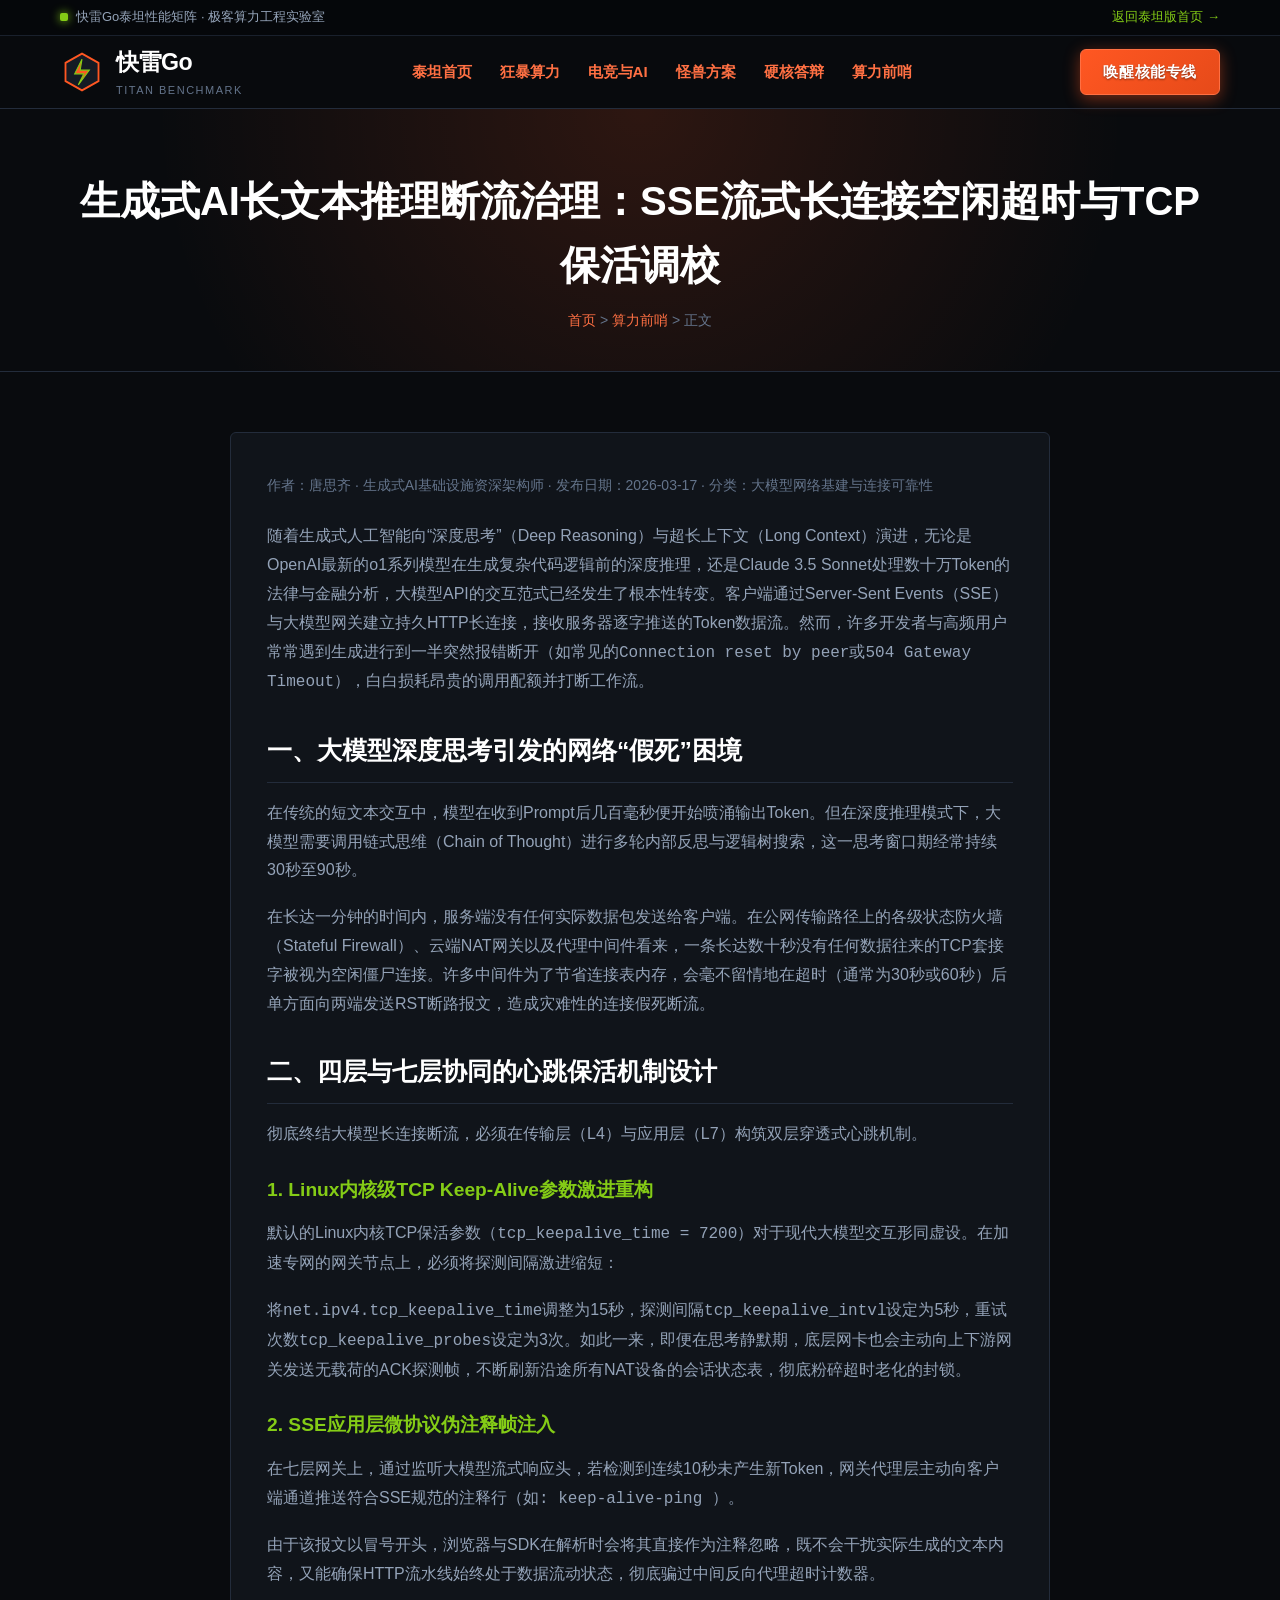
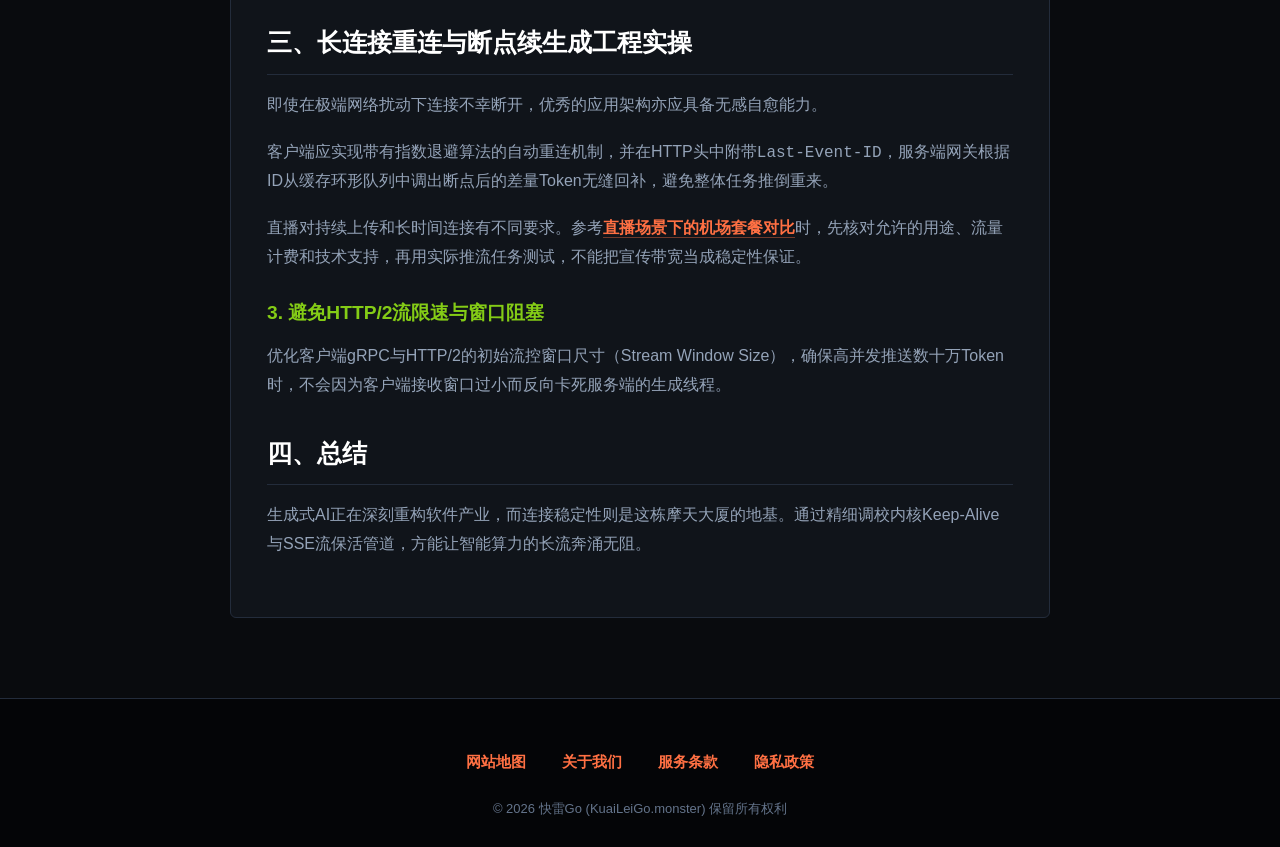
<file: llm-sse-streaming-connection-keepalive.html>
<!DOCTYPE html>

<html lang="zh-CN">
<head>
<meta charset="utf-8"/>
<meta content="width=device-width, initial-scale=1" name="viewport"/>
<title>生成式AI长文本推理断流治理：SSE流式长连接空闲超时与TCP保活调校 - 快雷Go泰坦性能版</title>
<meta content="深入分析OpenAI o1与Claude 3.5复杂推理期网络静默超时成因，详述Server-Sent Events与TCP心跳探针协同保活方案。" name="description"/>
<link href="style.css" rel="stylesheet"/>
<meta content="https://kuaileigo.monster/llm-sse-streaming-connection-keepalive.html" property="og:url"/>
<meta content="生成式AI长文本推理断流治理：SSE流式长连接空闲超时与TCP保活调校 - 快雷Go泰坦性能版" property="og:title"/>
<meta content="深入分析OpenAI o1与Claude 3.5复杂推理期网络静默超时成因，详述Server-Sent Events与TCP心跳探针协同保活方案。" property="og:description"/>
<meta content="快雷Go" property="og:site_name"/>
<meta content="article" property="og:type"/>
<meta content="生成式AI长文本推理断流治理：SSE流式长连接空闲超时与TCP保活调校 - 快雷Go泰坦性能版" name="twitter:title"/>
<meta content="深入分析OpenAI o1与Claude 3.5复杂推理期网络静默超时成因，详述Server-Sent Events与TCP心跳探针协同保活方案。" name="twitter:description"/>
<link href="https://kuaileigo.monster/llm-sse-streaming-connection-keepalive.html" rel="canonical"/>
<script id="landing-maintenance-schema" type="application/ld+json">{"@context": "https://schema.org", "@type": "BreadcrumbList", "itemListElement": [{"@type": "ListItem", "position": 1, "name": "快雷Go机场", "item": "https://kuaileigo.monster/"}, {"@type": "ListItem", "position": 2, "name": "生成式AI长文本推理断流治理：SSE流式长连接空闲超时与TCP保活调校 - 快雷Go泰坦性能版", "item": "https://kuaileigo.monster/llm-sse-streaming-connection-keepalive.html"}]}</script>
</head>
<body>
<!-- 顶部状态遥测条 -->
<div class="titan-topbar">
<div class="titan-container titan-topbar-flex">
<div class="titan-core-status">
<span class="titan-core-beacon"></span>
<span>快雷Go泰坦性能矩阵 · 极客算力工程实验室</span>
</div>
<div>
<a href="index.html" style="color: var(--titan-lime);">返回泰坦版首页 →</a>
</div>
</div>
</div>
<!-- 泰坦主导航栏 -->
<header class="titan-header">
<div class="titan-container titan-nav-wrap">
<a aria-label="快雷Go首页" class="titan-logo" href="index.html">
<svg class="titan-logo-svg" fill="none" viewbox="0 0 48 48" xmlns="http://www.w3.org/2000/svg">
<polygon fill="#151b24" points="24,4 42,14 42,34 24,44 6,34 6,14" stroke="#ff5722" stroke-width="2"></polygon>
<path d="M24 10L16 26H26L20 38L32 22H22L24 10Z" fill="#ff5722" stroke="#84cc16" stroke-width="1.2"></path>
</svg>
<div class="titan-logo-text">
<span class="titan-logo-brand">快雷Go</span>
<span class="titan-logo-sub">TITAN BENCHMARK</span>
</div>
</a>
<!-- 纯CSS原生汉堡切换器 -->
<input aria-label="展开导航菜单" class="titan-nav-toggle" id="titan-toggle" type="checkbox"/>
<label aria-label="切换主菜单" class="titan-hamburger" for="titan-toggle">
<span></span>
<span></span>
<span></span>
</label>
<nav class="titan-nav-menu">
<a class="titan-nav-link" href="index.html">泰坦首页</a>
<a class="titan-nav-link" href="index.html#advantages">狂暴算力</a>
<a class="titan-nav-link" href="index.html#esports-ai">电竞与AI</a>
<a class="titan-nav-link" href="index.html#pricing">怪兽方案</a>
<a class="titan-nav-link" href="index.html#faq">硬核答辩</a>
<a class="titan-nav-link" href="titan-press.html">算力前哨</a>
<label class="titan-menu-close-btn" for="titan-toggle">✕ 收起导航菜单</label>
</nav>
<div class="titan-nav-actions">
<a class="btn-titan btn-titan-magma" href="https://ww012.twilightaff.com/#/?code=A56DH1Af" rel="nofollow noopener sponsored" target="_blank">唤醒核能专线</a>
</div>
</div>
<!-- 移动端专属横向滑动导航条：保证在手机视口下导航菜单始终醒目可见、永不缺失 -->
<nav aria-label="移动端泰坦快速导航" class="titan-mobile-subnav">
<div class="titan-container titan-mobile-subnav-scroll">
<a class="titan-subnav-pill" href="index.html">泰坦首页</a>
<a class="titan-subnav-pill" href="index.html#advantages">狂暴算力</a>
<a class="titan-subnav-pill" href="index.html#pricing">怪兽方案</a>
<a class="titan-subnav-pill" href="index.html#faq">硬核答辩</a>
<a class="titan-subnav-pill" href="titan-press.html">算力前哨</a>
</div>
</nav>
</header>
<div class="titan-page-header">
<div class="titan-container">
<h1 class="titan-page-title">生成式AI长文本推理断流治理：SSE流式长连接空闲超时与TCP保活调校</h1>
<div class="titan-breadcrumb">
<a href="index.html">首页</a> &gt; <a href="titan-press.html">算力前哨</a> &gt; 正文
      </div>
</div>
</div>
<main class="titan-page-content">
<div class="titan-container">
<article class="titan-article-box">
<div style="font-size: 0.875rem; color: var(--text-dim); margin-bottom: 24px;">
          作者：唐思齐 · 生成式AI基础设施资深架构师 · 发布日期：2026-03-17 · 分类：大模型网络基建与连接可靠性
        </div>
<p>
          随着生成式人工智能向“深度思考”（Deep Reasoning）与超长上下文（Long Context）演进，无论是OpenAI最新的o1系列模型在生成复杂代码逻辑前的深度推理，还是Claude 3.5 Sonnet处理数十万Token的法律与金融分析，大模型API的交互范式已经发生了根本性转变。客户端通过Server-Sent Events（SSE）与大模型网关建立持久HTTP长连接，接收服务器逐字推送的Token数据流。然而，许多开发者与高频用户常常遇到生成进行到一半突然报错断开（如常见的<code>Connection reset by peer</code>或<code>504 Gateway Timeout</code>），白白损耗昂贵的调用配额并打断工作流。
        </p>
<h2>一、大模型深度思考引发的网络“假死”困境</h2>
<p>
          在传统的短文本交互中，模型在收到Prompt后几百毫秒便开始喷涌输出Token。但在深度推理模式下，大模型需要调用链式思维（Chain of Thought）进行多轮内部反思与逻辑树搜索，这一思考窗口期经常持续30秒至90秒。
        </p>
<p>
          在长达一分钟的时间内，服务端没有任何实际数据包发送给客户端。在公网传输路径上的各级状态防火墙（Stateful Firewall）、云端NAT网关以及代理中间件看来，一条长达数十秒没有任何数据往来的TCP套接字被视为空闲僵尸连接。许多中间件为了节省连接表内存，会毫不留情地在超时（通常为30秒或60秒）后单方面向两端发送RST断路报文，造成灾难性的连接假死断流。
        </p>
<h2>二、四层与七层协同的心跳保活机制设计</h2>
<p>
          彻底终结大模型长连接断流，必须在传输层（L4）与应用层（L7）构筑双层穿透式心跳机制。
        </p>
<h3>1. Linux内核级TCP Keep-Alive参数激进重构</h3>
<p>
          默认的Linux内核TCP保活参数（<code>tcp_keepalive_time = 7200</code>）对于现代大模型交互形同虚设。在加速专网的网关节点上，必须将探测间隔激进缩短：
        </p>
<p>
          将<code>net.ipv4.tcp_keepalive_time</code>调整为15秒，探测间隔<code>tcp_keepalive_intvl</code>设定为5秒，重试次数<code>tcp_keepalive_probes</code>设定为3次。如此一来，即便在思考静默期，底层网卡也会主动向上下游网关发送无载荷的ACK探测帧，不断刷新沿途所有NAT设备的会话状态表，彻底粉碎超时老化的封锁。
        </p>
<h3>2. SSE应用层微协议伪注释帧注入</h3>
<p>
          在七层网关上，通过监听大模型流式响应头，若检测到连续10秒未产生新Token，网关代理层主动向客户端通道推送符合SSE规范的注释行（如<code>: keep-alive-ping

</code>）。
        </p>
<p>
          由于该报文以冒号开头，浏览器与SDK在解析时会将其直接作为注释忽略，既不会干扰实际生成的文本内容，又能确保HTTP流水线始终处于数据流动状态，彻底骗过中间反向代理超时计数器。
        </p>
<h2>三、长连接重连与断点续生成工程实操</h2>
<p>
          即使在极端网络扰动下连接不幸断开，优秀的应用架构亦应具备无感自愈能力。
        </p>
<p>
          客户端应实现带有指数退避算法的自动重连机制，并在HTTP头中附带<code>Last-Event-ID</code>，服务端网关根据ID从缓存环形队列中调出断点后的差量Token无缝回补，避免整体任务推倒重来。
        </p>
<p>直播对持续上传和长时间连接有不同要求。参考<a href="https://jichangtuijan.top/" rel="sponsored nofollow noopener" target="_blank">直播场景下的机场套餐对比</a>时，先核对允许的用途、流量计费和技术支持，再用实际推流任务测试，不能把宣传带宽当成稳定性保证。</p>
<h3>3. 避免HTTP/2流限速与窗口阻塞</h3>
<p>
          优化客户端gRPC与HTTP/2的初始流控窗口尺寸（Stream Window Size），确保高并发推送数十万Token时，不会因为客户端接收窗口过小而反向卡死服务端的生成线程。
        </p>
<h2>四、总结</h2>
<p>
          生成式AI正在深刻重构软件产业，而连接稳定性则是这栋摩天大厦的地基。通过精细调校内核Keep-Alive与SSE流保活管道，方能让智能算力的长流奔涌无阻。
        </p>
</article>
</div>
</main>
<footer class="titan-footer">
<div class="titan-container">
<ul class="titan-footer-links">
<li><a class="titan-footer-link" href="sitemap.html">网站地图</a></li>
<li><a class="titan-footer-link" href="about.html">关于我们</a></li>
<li><a class="titan-footer-link" href="terms.html">服务条款</a></li>
<li><a class="titan-footer-link" href="privacy.html">隐私政策</a></li>
</ul>
<div class="titan-copyright">
        © 2026 快雷Go (KuaiLeiGo.monster) 保留所有权利
      </div>
</div>
</footer>
</body>
</html>
</file>
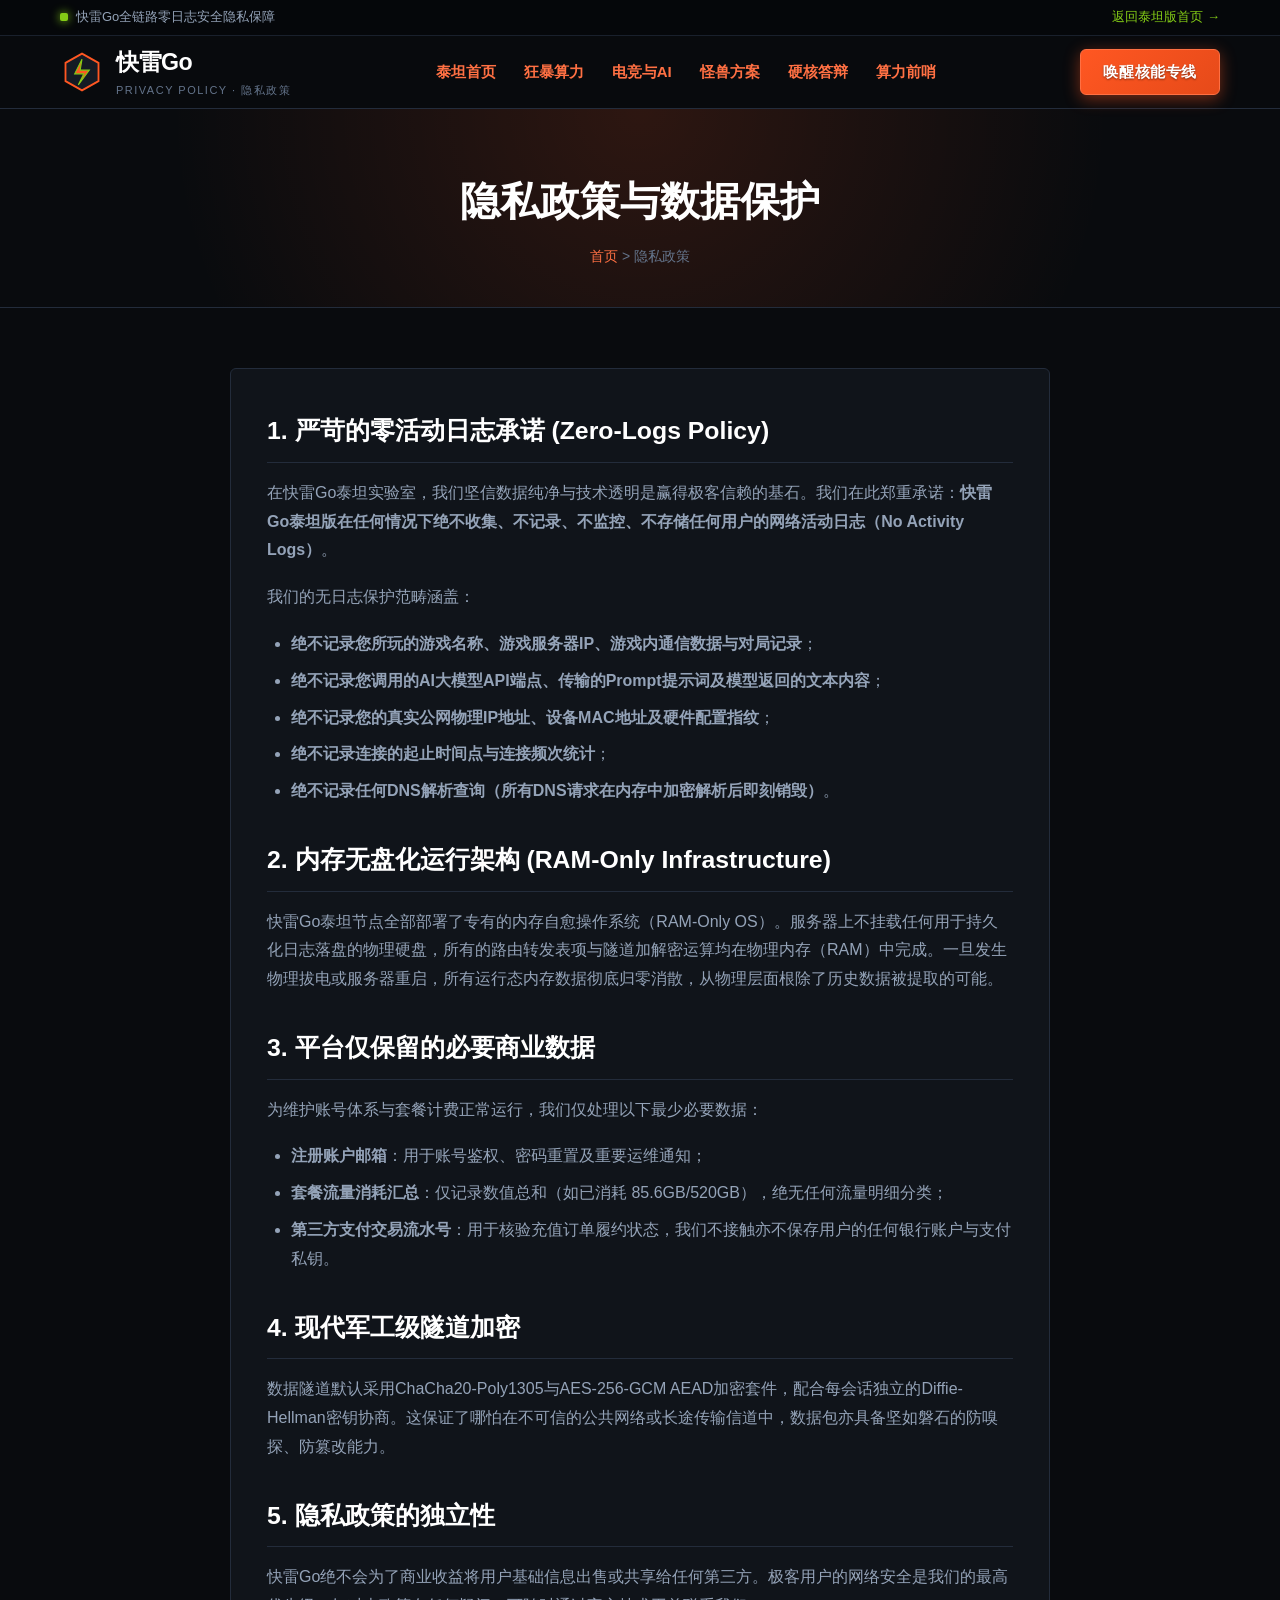
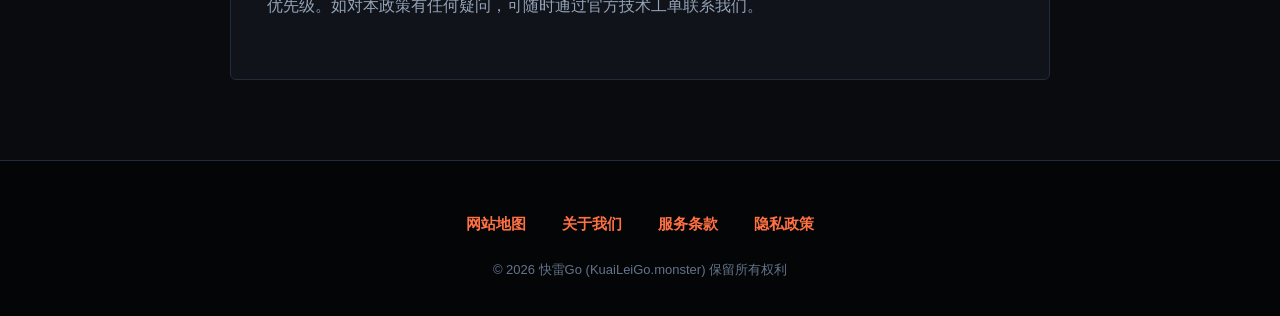
<file: privacy.html>
<!DOCTYPE html>
<html lang="zh-CN">
<head>
  <meta charset="UTF-8">
  <meta name="viewport" content="width=device-width, initial-scale=1">
  <title>隐私政策 - 快雷Go-泰坦电竞与AI版</title>
  <meta name="description" content="快雷Go泰坦性能版隐私政策明确承诺奉行零用户活动日志准则（No Activity Logs），保障每一位竞技玩家与算法开发者的隐私资产。">
  <link rel="stylesheet" href="style.css">

<meta property="og:url" content="https://kuaileigo.monster/privacy.html">
<meta property="og:title" content="隐私政策 - 快雷Go-泰坦电竞与AI版">
<meta property="og:description" content="快雷Go泰坦性能版隐私政策明确承诺奉行零用户活动日志准则（No Activity Logs），保障每一位竞技玩家与算法开发者的隐私资产。">
<meta property="og:site_name" content="快雷Go">
<meta property="og:type" content="article">
<meta name="twitter:title" content="隐私政策 - 快雷Go-泰坦电竞与AI版">
<meta name="twitter:description" content="快雷Go泰坦性能版隐私政策明确承诺奉行零用户活动日志准则（No Activity Logs），保障每一位竞技玩家与算法开发者的隐私资产。">
<link rel="canonical" href="https://kuaileigo.monster/privacy.html">
<script id="landing-maintenance-schema" type="application/ld+json">{"@context": "https://schema.org", "@type": "BreadcrumbList", "itemListElement": [{"@type": "ListItem", "position": 1, "name": "快雷Go机场", "item": "https://kuaileigo.monster/"}, {"@type": "ListItem", "position": 2, "name": "隐私政策 - 快雷Go-泰坦电竞与AI版", "item": "https://kuaileigo.monster/privacy.html"}]}</script>
</head>
<body>

  <div class="titan-topbar">
    <div class="titan-container titan-topbar-flex">
      <div class="titan-core-status">
        <span class="titan-core-beacon"></span>
        <span>快雷Go全链路零日志安全隐私保障</span>
      </div>
      <div>
        <a href="index.html" style="color: var(--titan-lime);">返回泰坦版首页 &rarr;</a>
      </div>
    </div>
  </div>

  <header class="titan-header">
    <div class="titan-container titan-nav-wrap">
      <a href="index.html" class="titan-logo" aria-label="快雷Go首页">
        <svg class="titan-logo-svg" viewBox="0 0 48 48" fill="none" xmlns="http://www.w3.org/2000/svg">
          <polygon points="24,4 42,14 42,34 24,44 6,34 6,14" fill="#151b24" stroke="#ff5722" stroke-width="2"/>
          <path d="M24 10L16 26H26L20 38L32 22H22L24 10Z" fill="#ff5722" stroke="#84cc16" stroke-width="1.2"/>
        </svg>
        <div class="titan-logo-text">
          <span class="titan-logo-brand">快雷Go</span>
          <span class="titan-logo-sub">PRIVACY POLICY · 隐私政策</span>
        </div>
      </a>
      
      <!-- 纯CSS原生汉堡切换器 -->
      <input type="checkbox" id="titan-toggle" class="titan-nav-toggle" aria-label="展开导航菜单">
      <label for="titan-toggle" class="titan-hamburger" aria-label="切换主菜单">
        <span></span>
        <span></span>
        <span></span>
      </label>

      <nav class="titan-nav-menu">
        <a href="index.html" class="titan-nav-link">泰坦首页</a>
        <a href="index.html#advantages" class="titan-nav-link">狂暴算力</a>
        <a href="index.html#esports-ai" class="titan-nav-link">电竞与AI</a>
        <a href="index.html#pricing" class="titan-nav-link">怪兽方案</a>
        <a href="index.html#faq" class="titan-nav-link">硬核答辩</a>
        <a href="titan-press.html" class="titan-nav-link">算力前哨</a>
        <label for="titan-toggle" class="titan-menu-close-btn">✕ 收起导航菜单</label>
      </nav>

      <div class="titan-nav-actions">
        <a href="https://ww012.twilightaff.com/#/?code=A56DH1Af" target="_blank" class="btn-titan btn-titan-magma" rel="nofollow noopener sponsored">唤醒核能专线</a>
      </div>
    </div>
    <!-- 移动端专属横向滑动导航条：保证在手机视口下导航菜单始终醒目可见、永不缺失 -->
    <nav class="titan-mobile-subnav" aria-label="移动端泰坦快速导航">
      <div class="titan-container titan-mobile-subnav-scroll">
        <a href="index.html" class="titan-subnav-pill">泰坦首页</a>
        <a href="index.html#advantages" class="titan-subnav-pill">狂暴算力</a>
        <a href="index.html#pricing" class="titan-subnav-pill">怪兽方案</a>
        <a href="index.html#faq" class="titan-subnav-pill">硬核答辩</a>
        <a href="titan-press.html" class="titan-subnav-pill">算力前哨</a>
      </div>
    </nav>
  </header>

  <div class="titan-page-header">
    <div class="titan-container">
      <h1 class="titan-page-title">隐私政策与数据保护</h1>
      <div class="titan-breadcrumb">
        <a href="index.html">首页</a> &gt; 隐私政策
      </div>
    </div>
  </div>

  <main class="titan-page-content">
    <div class="titan-container">
      <article class="titan-article-box">
        <h2>1. 严苛的零活动日志承诺 (Zero-Logs Policy)</h2>
        <p>
          在快雷Go泰坦实验室，我们坚信数据纯净与技术透明是赢得极客信赖的基石。我们在此郑重承诺：<strong>快雷Go泰坦版在任何情况下绝不收集、不记录、不监控、不存储任何用户的网络活动日志（No Activity Logs）</strong>。
        </p>
        <p>我们的无日志保护范畴涵盖：</p>
        <ul>
          <li><strong>绝不记录您所玩的游戏名称、游戏服务器IP、游戏内通信数据与对局记录</strong>；</li>
          <li><strong>绝不记录您调用的AI大模型API端点、传输的Prompt提示词及模型返回的文本内容</strong>；</li>
          <li><strong>绝不记录您的真实公网物理IP地址、设备MAC地址及硬件配置指纹</strong>；</li>
          <li><strong>绝不记录连接的起止时间点与连接频次统计</strong>；</li>
          <li><strong>绝不记录任何DNS解析查询（所有DNS请求在内存中加密解析后即刻销毁）</strong>。</li>
        </ul>

        <h2>2. 内存无盘化运行架构 (RAM-Only Infrastructure)</h2>
        <p>
          快雷Go泰坦节点全部部署了专有的内存自愈操作系统（RAM-Only OS）。服务器上不挂载任何用于持久化日志落盘的物理硬盘，所有的路由转发表项与隧道加解密运算均在物理内存（RAM）中完成。一旦发生物理拔电或服务器重启，所有运行态内存数据彻底归零消散，从物理层面根除了历史数据被提取的可能。
        </p>

        <h2>3. 平台仅保留的必要商业数据</h2>
        <p>
          为维护账号体系与套餐计费正常运行，我们仅处理以下最少必要数据：
        </p>
        <ul>
          <li><strong>注册账户邮箱</strong>：用于账号鉴权、密码重置及重要运维通知；</li>
          <li><strong>套餐流量消耗汇总</strong>：仅记录数值总和（如已消耗 85.6GB/520GB），绝无任何流量明细分类；</li>
          <li><strong>第三方支付交易流水号</strong>：用于核验充值订单履约状态，我们不接触亦不保存用户的任何银行账户与支付私钥。</li>
        </ul>

        <h2>4. 现代军工级隧道加密</h2>
        <p>
          数据隧道默认采用ChaCha20-Poly1305与AES-256-GCM AEAD加密套件，配合每会话独立的Diffie-Hellman密钥协商。这保证了哪怕在不可信的公共网络或长途传输信道中，数据包亦具备坚如磐石的防嗅探、防篡改能力。
        </p>

        <h2>5. 隐私政策的独立性</h2>
        <p>
          快雷Go绝不会为了商业收益将用户基础信息出售或共享给任何第三方。极客用户的网络安全是我们的最高优先级。如对本政策有任何疑问，可随时通过官方技术工单联系我们。
        </p>
      </article>
    </div>
  </main>

  <footer class="titan-footer">
    <div class="titan-container">
      <ul class="titan-footer-links">
        <li><a href="sitemap.html" class="titan-footer-link">网站地图</a></li>
        <li><a href="about.html" class="titan-footer-link">关于我们</a></li>
        <li><a href="terms.html" class="titan-footer-link">服务条款</a></li>
        <li><a href="privacy.html" class="titan-footer-link">隐私政策</a></li>
      </ul>
      <div class="titan-copyright">
        &copy; 2026 快雷Go (KuaiLeiGo.monster) 保留所有权利
      </div>
    </div>
  </footer>

</body>
</html>
</file>
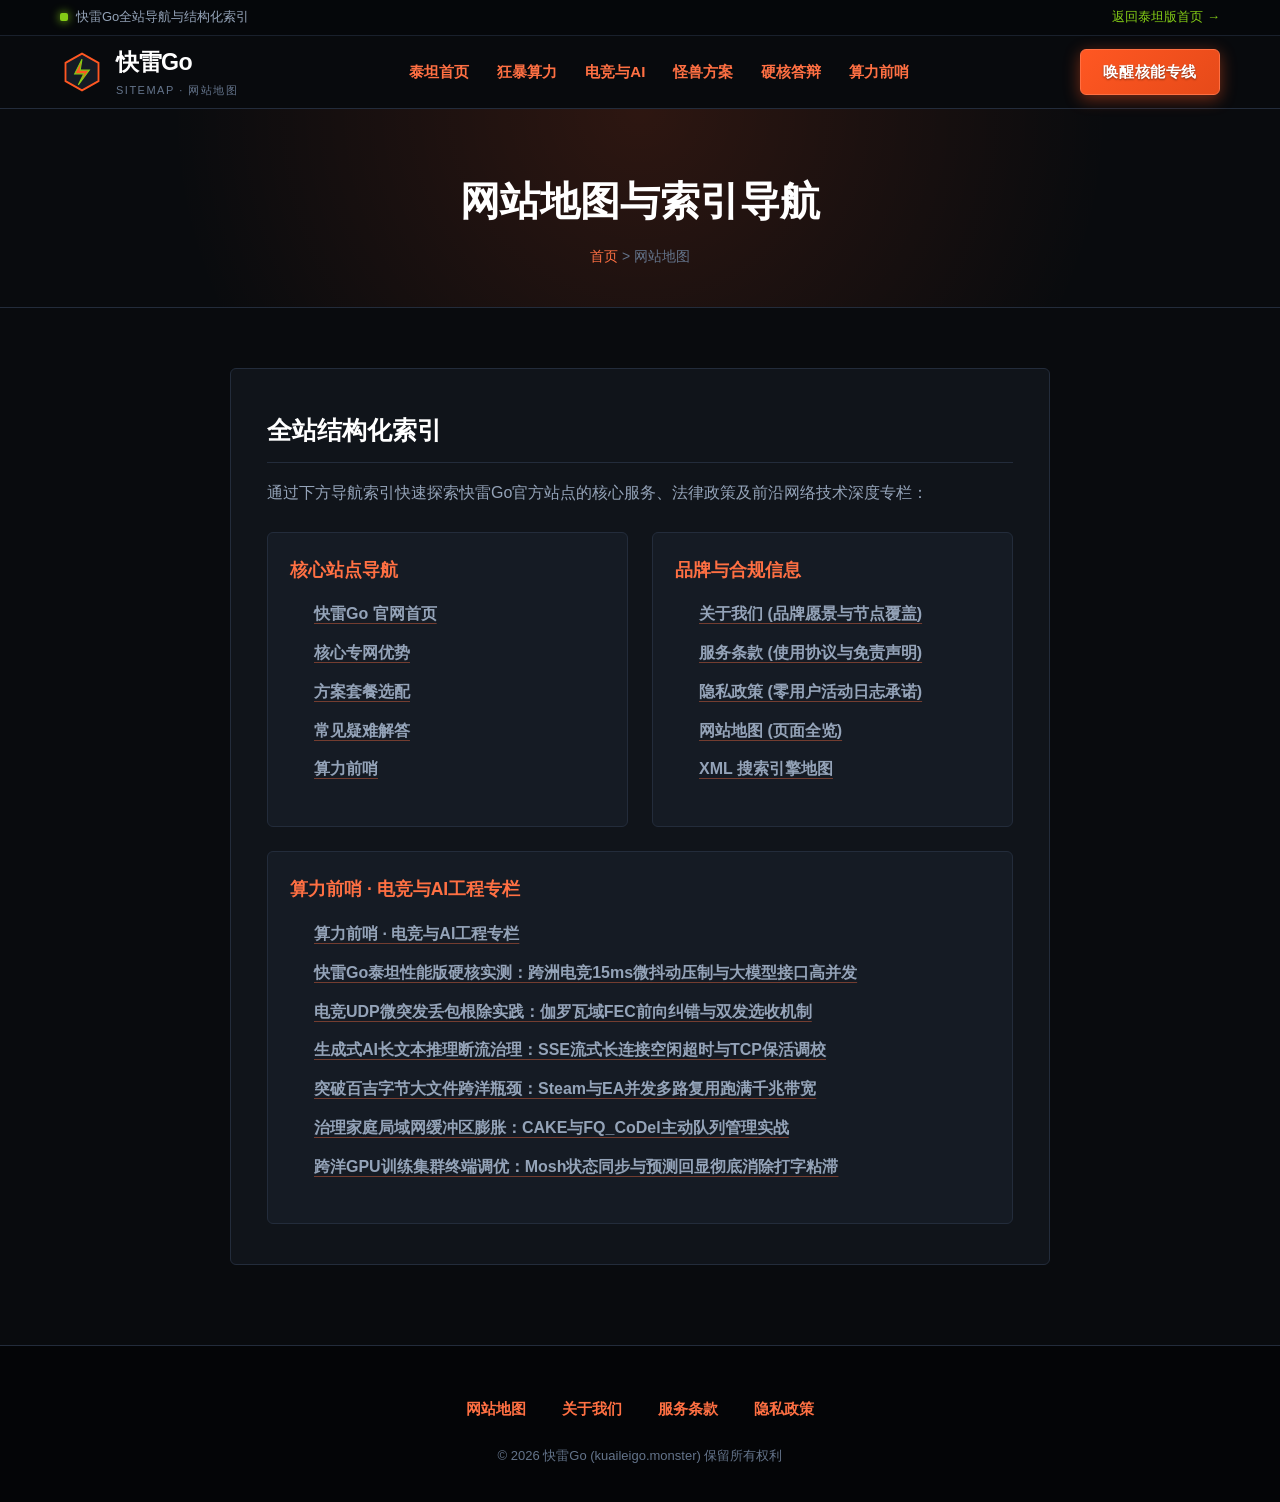
<file: sitemap.html>
<!DOCTYPE html>
<html lang="zh-CN">
<head>
  <meta charset="UTF-8">
  <meta name="viewport" content="width=device-width, initial-scale=1">
  <title>网站地图 - 快雷Go-泰坦电竞与AI版</title>
  <meta name="description" content="快雷Go网站地图，包含全站核心页面导航、技术专题论文索引及品牌矩阵入口。">
  <link rel="stylesheet" href="style.css">

<meta property="og:url" content="https://kuaileigo.monster/sitemap.html">
<meta property="og:title" content="网站地图 - 快雷Go-泰坦电竞与AI版">
<meta property="og:description" content="快雷Go网站地图，包含全站核心页面导航、技术专题论文索引及品牌矩阵入口。">
<meta property="og:site_name" content="快雷Go">
<meta property="og:type" content="article">
<meta name="twitter:title" content="网站地图 - 快雷Go-泰坦电竞与AI版">
<meta name="twitter:description" content="快雷Go网站地图，包含全站核心页面导航、技术专题论文索引及品牌矩阵入口。">
<link rel="canonical" href="https://kuaileigo.monster/sitemap.html">
<script id="landing-maintenance-schema" type="application/ld+json">{"@context": "https://schema.org", "@type": "BreadcrumbList", "itemListElement": [{"@type": "ListItem", "position": 1, "name": "快雷Go机场", "item": "https://kuaileigo.monster/"}, {"@type": "ListItem", "position": 2, "name": "网站地图 - 快雷Go-泰坦电竞与AI版", "item": "https://kuaileigo.monster/sitemap.html"}]}</script>
</head>
<body>

  <div class="titan-topbar">
    <div class="titan-container titan-topbar-flex">
      <div class="titan-core-status">
        <span class="titan-core-beacon"></span>
        <span>快雷Go全站导航与结构化索引</span>
      </div>
      <div>
        <a href="index.html" style="color: var(--titan-lime);">返回泰坦版首页 &rarr;</a>
      </div>
    </div>
  </div>

  <header class="titan-header">
    <div class="titan-container titan-nav-wrap">
      <a href="index.html" class="titan-logo" aria-label="快雷Go首页">
        <svg class="titan-logo-svg" viewBox="0 0 48 48" fill="none" xmlns="http://www.w3.org/2000/svg">
          <polygon points="24,4 42,14 42,34 24,44 6,34 6,14" fill="#151b24" stroke="#ff5722" stroke-width="2"/>
          <path d="M24 10L16 26H26L20 38L32 22H22L24 10Z" fill="#ff5722" stroke="#84cc16" stroke-width="1.2"/>
        </svg>
        <div class="titan-logo-text">
          <span class="titan-logo-brand">快雷Go</span>
          <span class="titan-logo-sub">SITEMAP · 网站地图</span>
        </div>
      </a>
      
      <!-- 纯CSS原生汉堡切换器 -->
      <input type="checkbox" id="titan-toggle" class="titan-nav-toggle" aria-label="展开导航菜单">
      <label for="titan-toggle" class="titan-hamburger" aria-label="切换主菜单">
        <span></span>
        <span></span>
        <span></span>
      </label>

      <nav class="titan-nav-menu">
        <a href="index.html" class="titan-nav-link">泰坦首页</a>
        <a href="index.html#advantages" class="titan-nav-link">狂暴算力</a>
        <a href="index.html#esports-ai" class="titan-nav-link">电竞与AI</a>
        <a href="index.html#pricing" class="titan-nav-link">怪兽方案</a>
        <a href="index.html#faq" class="titan-nav-link">硬核答辩</a>
        <a href="titan-press.html" class="titan-nav-link">算力前哨</a>
        <label for="titan-toggle" class="titan-menu-close-btn">✕ 收起导航菜单</label>
      </nav>

      <div class="titan-nav-actions">
        <a href="https://ww012.twilightaff.com/#/?code=A56DH1Af" target="_blank" class="btn-titan btn-titan-magma" rel="nofollow noopener sponsored">唤醒核能专线</a>
      </div>
    </div>
    <!-- 移动端专属横向滑动导航条：保证在手机视口下导航菜单始终醒目可见、永不缺失 -->
    <nav class="titan-mobile-subnav" aria-label="移动端泰坦快速导航">
      <div class="titan-container titan-mobile-subnav-scroll">
        <a href="index.html" class="titan-subnav-pill">泰坦首页</a>
        <a href="index.html#advantages" class="titan-subnav-pill">狂暴算力</a>
        <a href="index.html#pricing" class="titan-subnav-pill">怪兽方案</a>
        <a href="index.html#faq" class="titan-subnav-pill">硬核答辩</a>
        <a href="titan-press.html" class="titan-subnav-pill">算力前哨</a>
      </div>
    </nav>
  </header>

  <div class="titan-page-header">
    <div class="titan-container">
      <h1 class="titan-page-title">网站地图与索引导航</h1>
      <div class="titan-breadcrumb">
        <a href="index.html">首页</a> &gt; 网站地图
      </div>
    </div>
  </div>

  <main class="titan-page-content">
    <div class="titan-container">
      <article class="titan-article-box">
        <h2>全站结构化索引</h2>
        <p>通过下方导航索引快速探索快雷Go官方站点的核心服务、法律政策及前沿网络技术深度专栏：</p>

        <div class="titan-sitemap-grid">
          <div class="titan-sitemap-card">
            <h3>核心站点导航</h3>
            <ul class="titan-sitemap-links">
              <li><a href="index.html">快雷Go 官网首页</a></li>
              <li><a href="index.html#advantages">核心专网优势</a></li>
              <li><a href="index.html#pricing">方案套餐选配</a></li>
              <li><a href="index.html#faq">常见疑难解答</a></li>
              <li><a href="titan-press.html">算力前哨</a></li>
            </ul>
          </div>

          <div class="titan-sitemap-card">
            <h3>品牌与合规信息</h3>
            <ul class="titan-sitemap-links">
              <li><a href="about.html">关于我们 (品牌愿景与节点覆盖)</a></li>
              <li><a href="terms.html">服务条款 (使用协议与免责声明)</a></li>
              <li><a href="privacy.html">隐私政策 (零用户活动日志承诺)</a></li>
              <li><a href="sitemap.html">网站地图 (页面全览)</a></li>
              <li><a href="sitemap.xml">XML 搜索引擎地图</a></li>
            </ul>
          </div>

          <div class="titan-sitemap-card" style="grid-column: 1 / -1;">
            <h3>算力前哨 · 电竞与AI工程专栏</h3>
            <ul class="titan-sitemap-links">
              <li><a href="titan-press.html">算力前哨 · 电竞与AI工程专栏</a></li>
              <li><a href="kuaileigo-gaming-ai-beast-review.html">快雷Go泰坦性能版硬核实测：跨洲电竞15ms微抖动压制与大模型接口高并发</a></li>
              <li><a href="fec-zero-packet-loss-esports-protocol.html">电竞UDP微突发丢包根除实践：伽罗瓦域FEC前向纠错与双发选收机制</a></li>
              <li><a href="llm-sse-streaming-connection-keepalive.html">生成式AI长文本推理断流治理：SSE流式长连接空闲超时与TCP保活调校</a></li>
              <li><a href="steam-epic-full-speed-download-pipeline.html">突破百吉字节大文件跨洋瓶颈：Steam与EA并发多路复用跑满千兆带宽</a></li>
              <li><a href="cake-fq-codel-bufferbloat-elimination.html">治理家庭局域网缓冲区膨胀：CAKE与FQ_CoDel主动队列管理实战</a></li>
              <li><a href="gpu-cloud-ssh-mosh-latency-optimization.html">跨洋GPU训练集群终端调优：Mosh状态同步与预测回显彻底消除打字粘滞</a></li>
            </ul>
          </div>
        </div>
      </article>
    </div>
  </main>

  <footer class="titan-footer">
    <div class="titan-container">
      <ul class="titan-footer-links">
        <li><a href="sitemap.html" class="titan-footer-link">网站地图</a></li>
        <li><a href="about.html" class="titan-footer-link">关于我们</a></li>
        <li><a href="terms.html" class="titan-footer-link">服务条款</a></li>
        <li><a href="privacy.html" class="titan-footer-link">隐私政策</a></li>
      </ul>
      <div class="titan-copyright">
        &copy; 2026 快雷Go (kuaileigo.monster) 保留所有权利
      </div>
    </div>
  </footer>

</body>
</html>
</file>
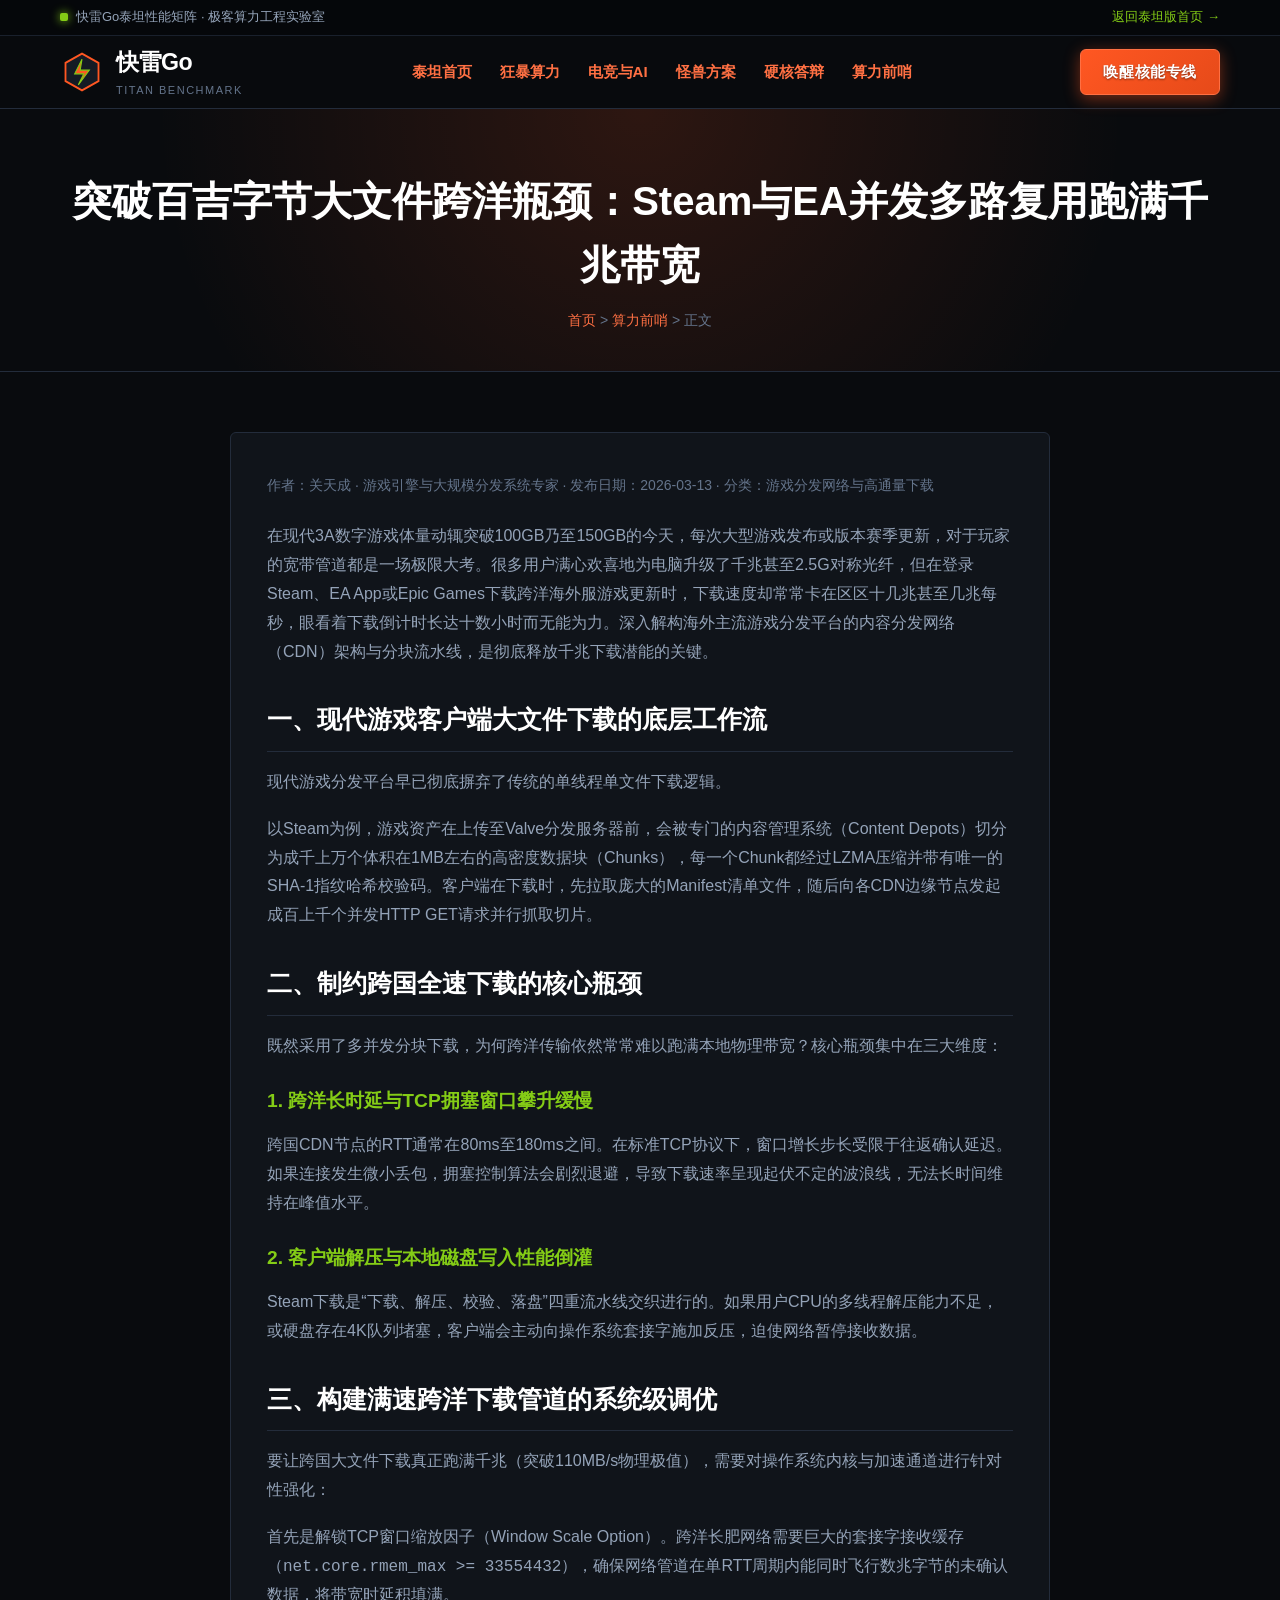
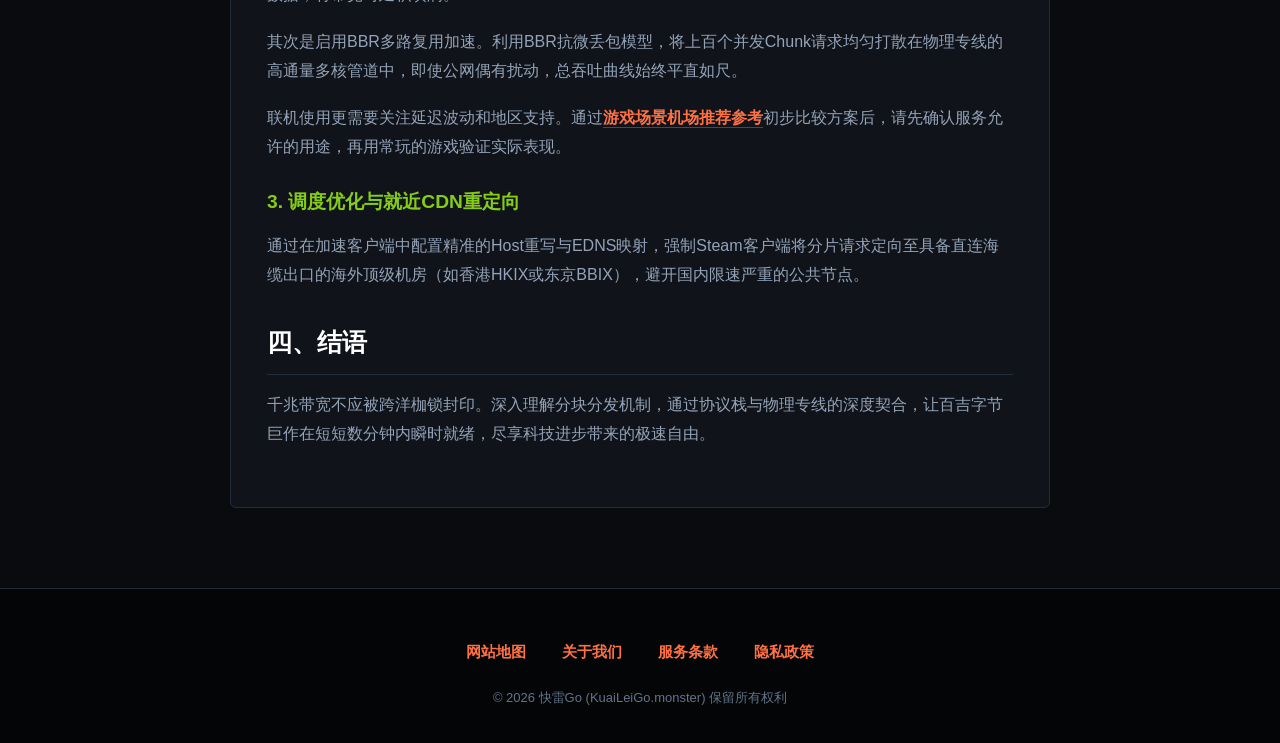
<file: steam-epic-full-speed-download-pipeline.html>
<!DOCTYPE html>

<html lang="zh-CN">
<head>
<meta charset="utf-8"/>
<meta content="width=device-width, initial-scale=1" name="viewport"/>
<title>突破百吉字节大文件跨洋瓶颈：Steam与EA并发多路复用跑满千兆带宽 - 快雷Go泰坦性能版</title>
<meta content="解析Steam与Epic游戏分发CDN切片Chunk下载机制，探讨TCP接收窗口放大与并发流水线调优，跑满千兆出海下载管道。" name="description"/>
<link href="style.css" rel="stylesheet"/>
<meta content="https://kuaileigo.monster/steam-epic-full-speed-download-pipeline.html" property="og:url"/>
<meta content="突破百吉字节大文件跨洋瓶颈：Steam与EA并发多路复用跑满千兆带宽 - 快雷Go泰坦性能版" property="og:title"/>
<meta content="解析Steam与Epic游戏分发CDN切片Chunk下载机制，探讨TCP接收窗口放大与并发流水线调优，跑满千兆出海下载管道。" property="og:description"/>
<meta content="快雷Go" property="og:site_name"/>
<meta content="article" property="og:type"/>
<meta content="突破百吉字节大文件跨洋瓶颈：Steam与EA并发多路复用跑满千兆带宽 - 快雷Go泰坦性能版" name="twitter:title"/>
<meta content="解析Steam与Epic游戏分发CDN切片Chunk下载机制，探讨TCP接收窗口放大与并发流水线调优，跑满千兆出海下载管道。" name="twitter:description"/>
<link href="https://kuaileigo.monster/steam-epic-full-speed-download-pipeline.html" rel="canonical"/>
<script id="landing-maintenance-schema" type="application/ld+json">{"@context": "https://schema.org", "@type": "BreadcrumbList", "itemListElement": [{"@type": "ListItem", "position": 1, "name": "快雷Go机场", "item": "https://kuaileigo.monster/"}, {"@type": "ListItem", "position": 2, "name": "突破百吉字节大文件跨洋瓶颈：Steam与EA并发多路复用跑满千兆带宽 - 快雷Go泰坦性能版", "item": "https://kuaileigo.monster/steam-epic-full-speed-download-pipeline.html"}]}</script>
</head>
<body>
<!-- 顶部状态遥测条 -->
<div class="titan-topbar">
<div class="titan-container titan-topbar-flex">
<div class="titan-core-status">
<span class="titan-core-beacon"></span>
<span>快雷Go泰坦性能矩阵 · 极客算力工程实验室</span>
</div>
<div>
<a href="index.html" style="color: var(--titan-lime);">返回泰坦版首页 →</a>
</div>
</div>
</div>
<!-- 泰坦主导航栏 -->
<header class="titan-header">
<div class="titan-container titan-nav-wrap">
<a aria-label="快雷Go首页" class="titan-logo" href="index.html">
<svg class="titan-logo-svg" fill="none" viewbox="0 0 48 48" xmlns="http://www.w3.org/2000/svg">
<polygon fill="#151b24" points="24,4 42,14 42,34 24,44 6,34 6,14" stroke="#ff5722" stroke-width="2"></polygon>
<path d="M24 10L16 26H26L20 38L32 22H22L24 10Z" fill="#ff5722" stroke="#84cc16" stroke-width="1.2"></path>
</svg>
<div class="titan-logo-text">
<span class="titan-logo-brand">快雷Go</span>
<span class="titan-logo-sub">TITAN BENCHMARK</span>
</div>
</a>
<!-- 纯CSS原生汉堡切换器 -->
<input aria-label="展开导航菜单" class="titan-nav-toggle" id="titan-toggle" type="checkbox"/>
<label aria-label="切换主菜单" class="titan-hamburger" for="titan-toggle">
<span></span>
<span></span>
<span></span>
</label>
<nav class="titan-nav-menu">
<a class="titan-nav-link" href="index.html">泰坦首页</a>
<a class="titan-nav-link" href="index.html#advantages">狂暴算力</a>
<a class="titan-nav-link" href="index.html#esports-ai">电竞与AI</a>
<a class="titan-nav-link" href="index.html#pricing">怪兽方案</a>
<a class="titan-nav-link" href="index.html#faq">硬核答辩</a>
<a class="titan-nav-link" href="titan-press.html">算力前哨</a>
<label class="titan-menu-close-btn" for="titan-toggle">✕ 收起导航菜单</label>
</nav>
<div class="titan-nav-actions">
<a class="btn-titan btn-titan-magma" href="https://ww012.twilightaff.com/#/?code=A56DH1Af" rel="nofollow noopener sponsored" target="_blank">唤醒核能专线</a>
</div>
</div>
<!-- 移动端专属横向滑动导航条：保证在手机视口下导航菜单始终醒目可见、永不缺失 -->
<nav aria-label="移动端泰坦快速导航" class="titan-mobile-subnav">
<div class="titan-container titan-mobile-subnav-scroll">
<a class="titan-subnav-pill" href="index.html">泰坦首页</a>
<a class="titan-subnav-pill" href="index.html#advantages">狂暴算力</a>
<a class="titan-subnav-pill" href="index.html#pricing">怪兽方案</a>
<a class="titan-subnav-pill" href="index.html#faq">硬核答辩</a>
<a class="titan-subnav-pill" href="titan-press.html">算力前哨</a>
</div>
</nav>
</header>
<div class="titan-page-header">
<div class="titan-container">
<h1 class="titan-page-title">突破百吉字节大文件跨洋瓶颈：Steam与EA并发多路复用跑满千兆带宽</h1>
<div class="titan-breadcrumb">
<a href="index.html">首页</a> &gt; <a href="titan-press.html">算力前哨</a> &gt; 正文
      </div>
</div>
</div>
<main class="titan-page-content">
<div class="titan-container">
<article class="titan-article-box">
<div style="font-size: 0.875rem; color: var(--text-dim); margin-bottom: 24px;">
          作者：关天成 · 游戏引擎与大规模分发系统专家 · 发布日期：2026-03-13 · 分类：游戏分发网络与高通量下载
        </div>
<p>
          在现代3A数字游戏体量动辄突破100GB乃至150GB的今天，每次大型游戏发布或版本赛季更新，对于玩家的宽带管道都是一场极限大考。很多用户满心欢喜地为电脑升级了千兆甚至2.5G对称光纤，但在登录Steam、EA App或Epic Games下载跨洋海外服游戏更新时，下载速度却常常卡在区区十几兆甚至几兆每秒，眼看着下载倒计时长达十数小时而无能为力。深入解构海外主流游戏分发平台的内容分发网络（CDN）架构与分块流水线，是彻底释放千兆下载潜能的关键。
        </p>
<h2>一、现代游戏客户端大文件下载的底层工作流</h2>
<p>
          现代游戏分发平台早已彻底摒弃了传统的单线程单文件下载逻辑。
        </p>
<p>
          以Steam为例，游戏资产在上传至Valve分发服务器前，会被专门的内容管理系统（Content Depots）切分为成千上万个体积在1MB左右的高密度数据块（Chunks），每一个Chunk都经过LZMA压缩并带有唯一的SHA-1指纹哈希校验码。客户端在下载时，先拉取庞大的Manifest清单文件，随后向各CDN边缘节点发起成百上千个并发HTTP GET请求并行抓取切片。
        </p>
<h2>二、制约跨国全速下载的核心瓶颈</h2>
<p>
          既然采用了多并发分块下载，为何跨洋传输依然常常难以跑满本地物理带宽？核心瓶颈集中在三大维度：
        </p>
<h3>1. 跨洋长时延与TCP拥塞窗口攀升缓慢</h3>
<p>
          跨国CDN节点的RTT通常在80ms至180ms之间。在标准TCP协议下，窗口增长步长受限于往返确认延迟。如果连接发生微小丢包，拥塞控制算法会剧烈退避，导致下载速率呈现起伏不定的波浪线，无法长时间维持在峰值水平。
        </p>
<h3>2. 客户端解压与本地磁盘写入性能倒灌</h3>
<p>
          Steam下载是“下载、解压、校验、落盘”四重流水线交织进行的。如果用户CPU的多线程解压能力不足，或硬盘存在4K队列堵塞，客户端会主动向操作系统套接字施加反压，迫使网络暂停接收数据。
        </p>
<h2>三、构建满速跨洋下载管道的系统级调优</h2>
<p>
          要让跨国大文件下载真正跑满千兆（突破110MB/s物理极值），需要对操作系统内核与加速通道进行针对性强化：
        </p>
<p>
          首先是解锁TCP窗口缩放因子（Window Scale Option）。跨洋长肥网络需要巨大的套接字接收缓存（<code>net.core.rmem_max &gt;= 33554432</code>），确保网络管道在单RTT周期内能同时飞行数兆字节的未确认数据，将带宽时延积填满。
        </p>
<p>
          其次是启用BBR多路复用加速。利用BBR抗微丢包模型，将上百个并发Chunk请求均匀打散在物理专线的高通量多核管道中，即使公网偶有扰动，总吞吐曲线始终平直如尺。
        </p>
<p>联机使用更需要关注延迟波动和地区支持。通过<a href="https://jichangtuijan.top/" rel="sponsored nofollow noopener" target="_blank">游戏场景机场推荐参考</a>初步比较方案后，请先确认服务允许的用途，再用常玩的游戏验证实际表现。</p>
<h3>3. 调度优化与就近CDN重定向</h3>
<p>
          通过在加速客户端中配置精准的Host重写与EDNS映射，强制Steam客户端将分片请求定向至具备直连海缆出口的海外顶级机房（如香港HKIX或东京BBIX），避开国内限速严重的公共节点。
        </p>
<h2>四、结语</h2>
<p>
          千兆带宽不应被跨洋枷锁封印。深入理解分块分发机制，通过协议栈与物理专线的深度契合，让百吉字节巨作在短短数分钟内瞬时就绪，尽享科技进步带来的极速自由。
        </p>
</article>
</div>
</main>
<footer class="titan-footer">
<div class="titan-container">
<ul class="titan-footer-links">
<li><a class="titan-footer-link" href="sitemap.html">网站地图</a></li>
<li><a class="titan-footer-link" href="about.html">关于我们</a></li>
<li><a class="titan-footer-link" href="terms.html">服务条款</a></li>
<li><a class="titan-footer-link" href="privacy.html">隐私政策</a></li>
</ul>
<div class="titan-copyright">
        © 2026 快雷Go (KuaiLeiGo.monster) 保留所有权利
      </div>
</div>
</footer>
</body>
</html>
</file>
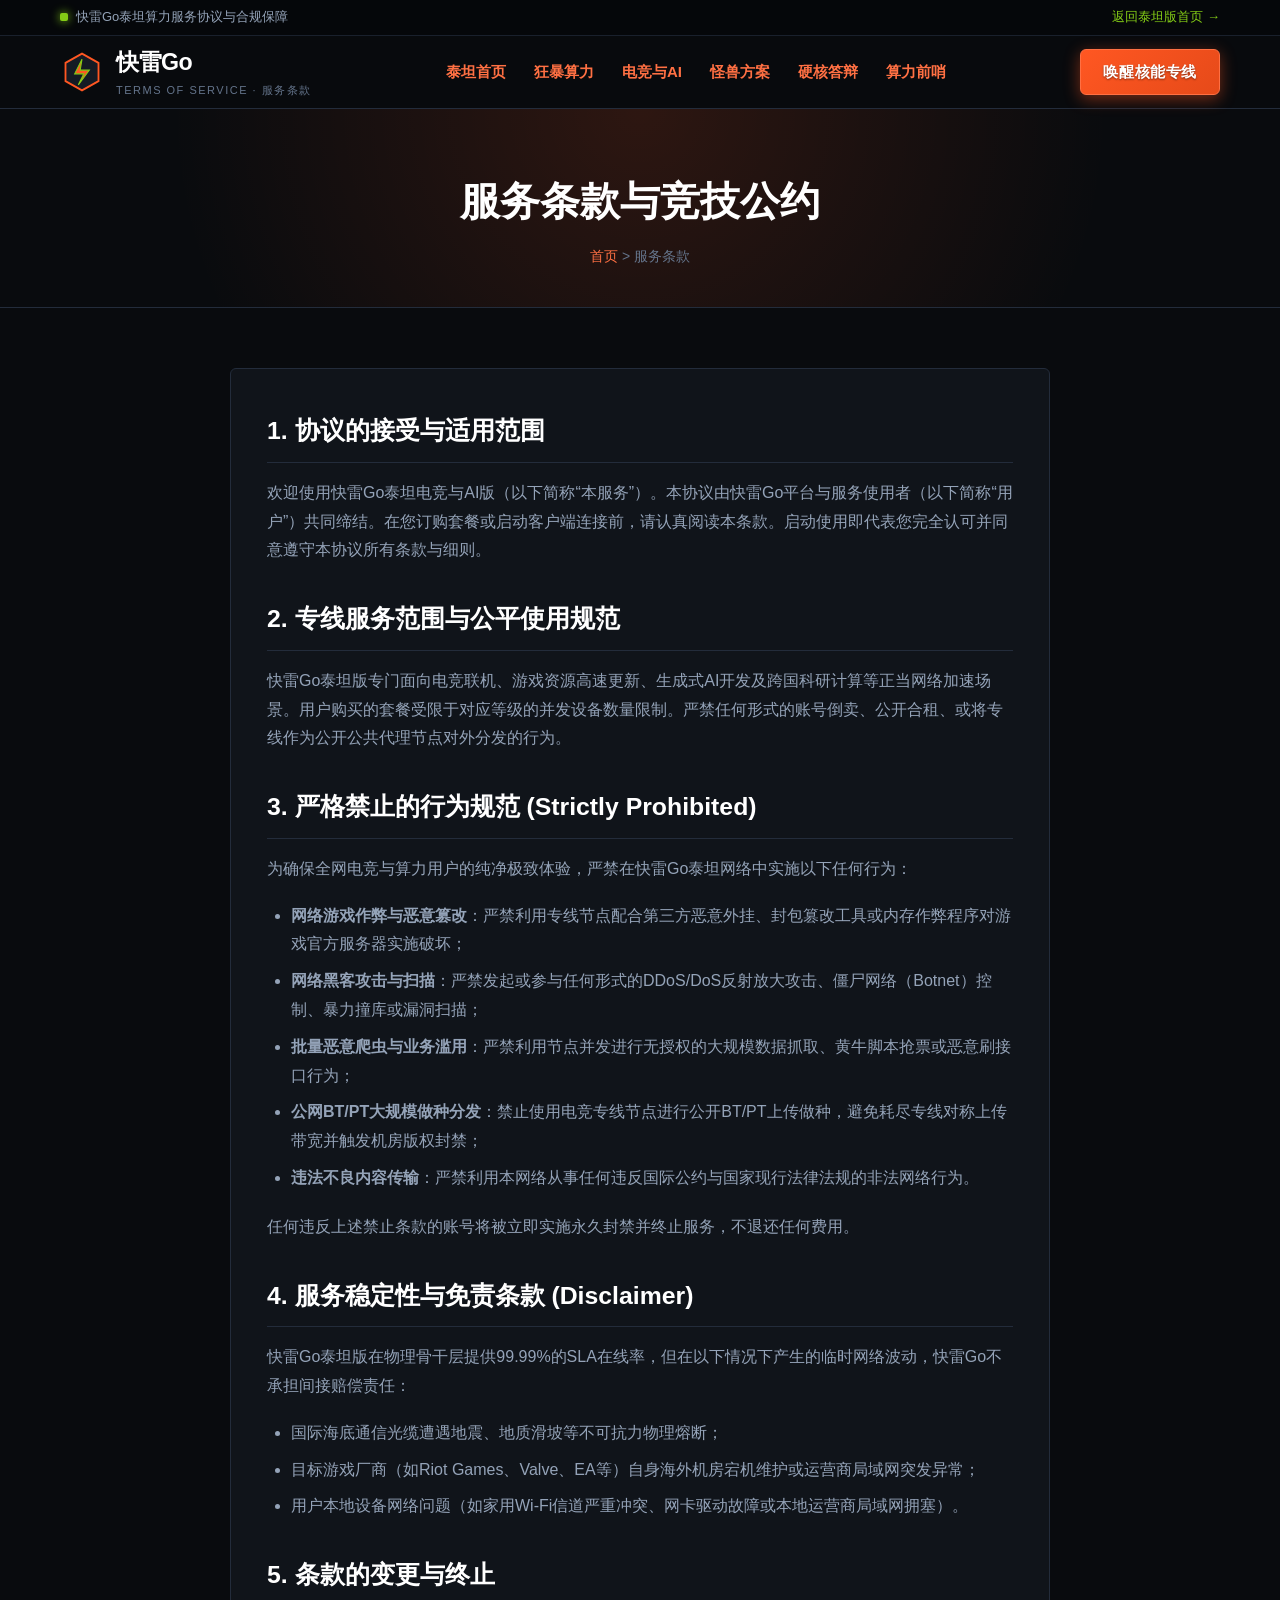
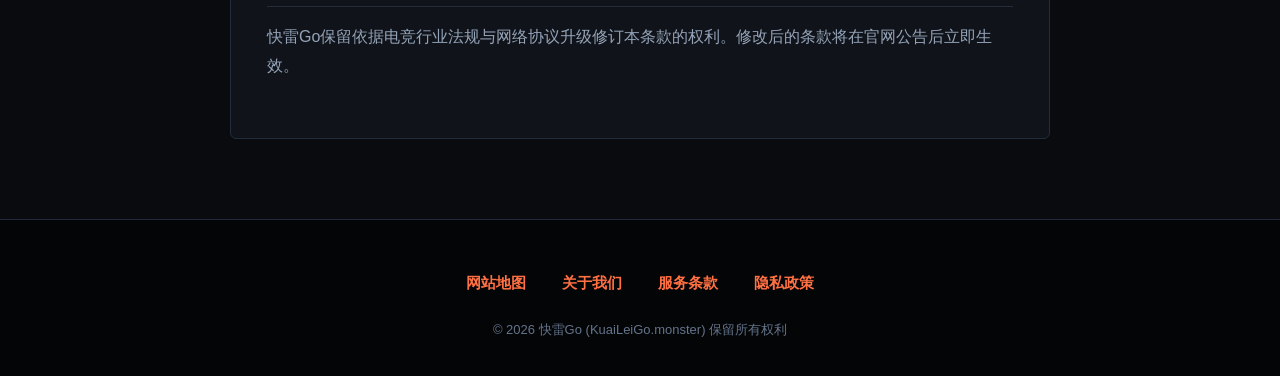
<file: terms.html>
<!DOCTYPE html>
<html lang="zh-CN">
<head>
  <meta charset="UTF-8">
  <meta name="viewport" content="width=device-width, initial-scale=1">
  <title>服务条款 - 快雷Go-泰坦电竞与AI版</title>
  <meta name="description" content="快雷Go泰坦性能版服务条款与用户使用准则，包含电竞加速服务协议、滥用禁止规则及免责声明。">
  <link rel="stylesheet" href="style.css">

<meta property="og:url" content="https://kuaileigo.monster/terms.html">
<meta property="og:title" content="服务条款 - 快雷Go-泰坦电竞与AI版">
<meta property="og:description" content="快雷Go泰坦性能版服务条款与用户使用准则，包含电竞加速服务协议、滥用禁止规则及免责声明。">
<meta property="og:site_name" content="快雷Go">
<meta property="og:type" content="article">
<meta name="twitter:title" content="服务条款 - 快雷Go-泰坦电竞与AI版">
<meta name="twitter:description" content="快雷Go泰坦性能版服务条款与用户使用准则，包含电竞加速服务协议、滥用禁止规则及免责声明。">
<link rel="canonical" href="https://kuaileigo.monster/terms.html">
<script id="landing-maintenance-schema" type="application/ld+json">{"@context": "https://schema.org", "@type": "BreadcrumbList", "itemListElement": [{"@type": "ListItem", "position": 1, "name": "快雷Go机场", "item": "https://kuaileigo.monster/"}, {"@type": "ListItem", "position": 2, "name": "服务条款 - 快雷Go-泰坦电竞与AI版", "item": "https://kuaileigo.monster/terms.html"}]}</script>
</head>
<body>

  <div class="titan-topbar">
    <div class="titan-container titan-topbar-flex">
      <div class="titan-core-status">
        <span class="titan-core-beacon"></span>
        <span>快雷Go泰坦算力服务协议与合规保障</span>
      </div>
      <div>
        <a href="index.html" style="color: var(--titan-lime);">返回泰坦版首页 &rarr;</a>
      </div>
    </div>
  </div>

  <header class="titan-header">
    <div class="titan-container titan-nav-wrap">
      <a href="index.html" class="titan-logo" aria-label="快雷Go首页">
        <svg class="titan-logo-svg" viewBox="0 0 48 48" fill="none" xmlns="http://www.w3.org/2000/svg">
          <polygon points="24,4 42,14 42,34 24,44 6,34 6,14" fill="#151b24" stroke="#ff5722" stroke-width="2"/>
          <path d="M24 10L16 26H26L20 38L32 22H22L24 10Z" fill="#ff5722" stroke="#84cc16" stroke-width="1.2"/>
        </svg>
        <div class="titan-logo-text">
          <span class="titan-logo-brand">快雷Go</span>
          <span class="titan-logo-sub">TERMS OF SERVICE · 服务条款</span>
        </div>
      </a>
      
      <!-- 纯CSS原生汉堡切换器 -->
      <input type="checkbox" id="titan-toggle" class="titan-nav-toggle" aria-label="展开导航菜单">
      <label for="titan-toggle" class="titan-hamburger" aria-label="切换主菜单">
        <span></span>
        <span></span>
        <span></span>
      </label>

      <nav class="titan-nav-menu">
        <a href="index.html" class="titan-nav-link">泰坦首页</a>
        <a href="index.html#advantages" class="titan-nav-link">狂暴算力</a>
        <a href="index.html#esports-ai" class="titan-nav-link">电竞与AI</a>
        <a href="index.html#pricing" class="titan-nav-link">怪兽方案</a>
        <a href="index.html#faq" class="titan-nav-link">硬核答辩</a>
        <a href="titan-press.html" class="titan-nav-link">算力前哨</a>
        <label for="titan-toggle" class="titan-menu-close-btn">✕ 收起导航菜单</label>
      </nav>

      <div class="titan-nav-actions">
        <a href="https://ww012.twilightaff.com/#/?code=A56DH1Af" target="_blank" class="btn-titan btn-titan-magma" rel="nofollow noopener sponsored">唤醒核能专线</a>
      </div>
    </div>
    <!-- 移动端专属横向滑动导航条：保证在手机视口下导航菜单始终醒目可见、永不缺失 -->
    <nav class="titan-mobile-subnav" aria-label="移动端泰坦快速导航">
      <div class="titan-container titan-mobile-subnav-scroll">
        <a href="index.html" class="titan-subnav-pill">泰坦首页</a>
        <a href="index.html#advantages" class="titan-subnav-pill">狂暴算力</a>
        <a href="index.html#pricing" class="titan-subnav-pill">怪兽方案</a>
        <a href="index.html#faq" class="titan-subnav-pill">硬核答辩</a>
        <a href="titan-press.html" class="titan-subnav-pill">算力前哨</a>
      </div>
    </nav>
  </header>

  <div class="titan-page-header">
    <div class="titan-container">
      <h1 class="titan-page-title">服务条款与竞技公约</h1>
      <div class="titan-breadcrumb">
        <a href="index.html">首页</a> &gt; 服务条款
      </div>
    </div>
  </div>

  <main class="titan-page-content">
    <div class="titan-container">
      <article class="titan-article-box">
        <h2>1. 协议的接受与适用范围</h2>
        <p>
          欢迎使用快雷Go泰坦电竞与AI版（以下简称“本服务”）。本协议由快雷Go平台与服务使用者（以下简称“用户”）共同缔结。在您订购套餐或启动客户端连接前，请认真阅读本条款。启动使用即代表您完全认可并同意遵守本协议所有条款与细则。
        </p>

        <h2>2. 专线服务范围与公平使用规范</h2>
        <p>
          快雷Go泰坦版专门面向电竞联机、游戏资源高速更新、生成式AI开发及跨国科研计算等正当网络加速场景。用户购买的套餐受限于对应等级的并发设备数量限制。严禁任何形式的账号倒卖、公开合租、或将专线作为公开公共代理节点对外分发的行为。
        </p>

        <h2>3. 严格禁止的行为规范 (Strictly Prohibited)</h2>
        <p>
          为确保全网电竞与算力用户的纯净极致体验，严禁在快雷Go泰坦网络中实施以下任何行为：
        </p>
        <ul>
          <li><strong>网络游戏作弊与恶意篡改</strong>：严禁利用专线节点配合第三方恶意外挂、封包篡改工具或内存作弊程序对游戏官方服务器实施破坏；</li>
          <li><strong>网络黑客攻击与扫描</strong>：严禁发起或参与任何形式的DDoS/DoS反射放大攻击、僵尸网络（Botnet）控制、暴力撞库或漏洞扫描；</li>
          <li><strong>批量恶意爬虫与业务滥用</strong>：严禁利用节点并发进行无授权的大规模数据抓取、黄牛脚本抢票或恶意刷接口行为；</li>
          <li><strong>公网BT/PT大规模做种分发</strong>：禁止使用电竞专线节点进行公开BT/PT上传做种，避免耗尽专线对称上传带宽并触发机房版权封禁；</li>
          <li><strong>违法不良内容传输</strong>：严禁利用本网络从事任何违反国际公约与国家现行法律法规的非法网络行为。</li>
        </ul>
        <p>
          任何违反上述禁止条款的账号将被立即实施永久封禁并终止服务，不退还任何费用。
        </p>

        <h2>4. 服务稳定性与免责条款 (Disclaimer)</h2>
        <p>
          快雷Go泰坦版在物理骨干层提供99.99%的SLA在线率，但在以下情况下产生的临时网络波动，快雷Go不承担间接赔偿责任：
        </p>
        <ul>
          <li>国际海底通信光缆遭遇地震、地质滑坡等不可抗力物理熔断；</li>
          <li>目标游戏厂商（如Riot Games、Valve、EA等）自身海外机房宕机维护或运营商局域网突发异常；</li>
          <li>用户本地设备网络问题（如家用Wi-Fi信道严重冲突、网卡驱动故障或本地运营商局域网拥塞）。</li>
        </ul>

        <h2>5. 条款的变更与终止</h2>
        <p>
          快雷Go保留依据电竞行业法规与网络协议升级修订本条款的权利。修改后的条款将在官网公告后立即生效。
        </p>
      </article>
    </div>
  </main>

  <footer class="titan-footer">
    <div class="titan-container">
      <ul class="titan-footer-links">
        <li><a href="sitemap.html" class="titan-footer-link">网站地图</a></li>
        <li><a href="about.html" class="titan-footer-link">关于我们</a></li>
        <li><a href="terms.html" class="titan-footer-link">服务条款</a></li>
        <li><a href="privacy.html" class="titan-footer-link">隐私政策</a></li>
      </ul>
      <div class="titan-copyright">
        &copy; 2026 快雷Go (KuaiLeiGo.monster) 保留所有权利
      </div>
    </div>
  </footer>

</body>
</html>
</file>
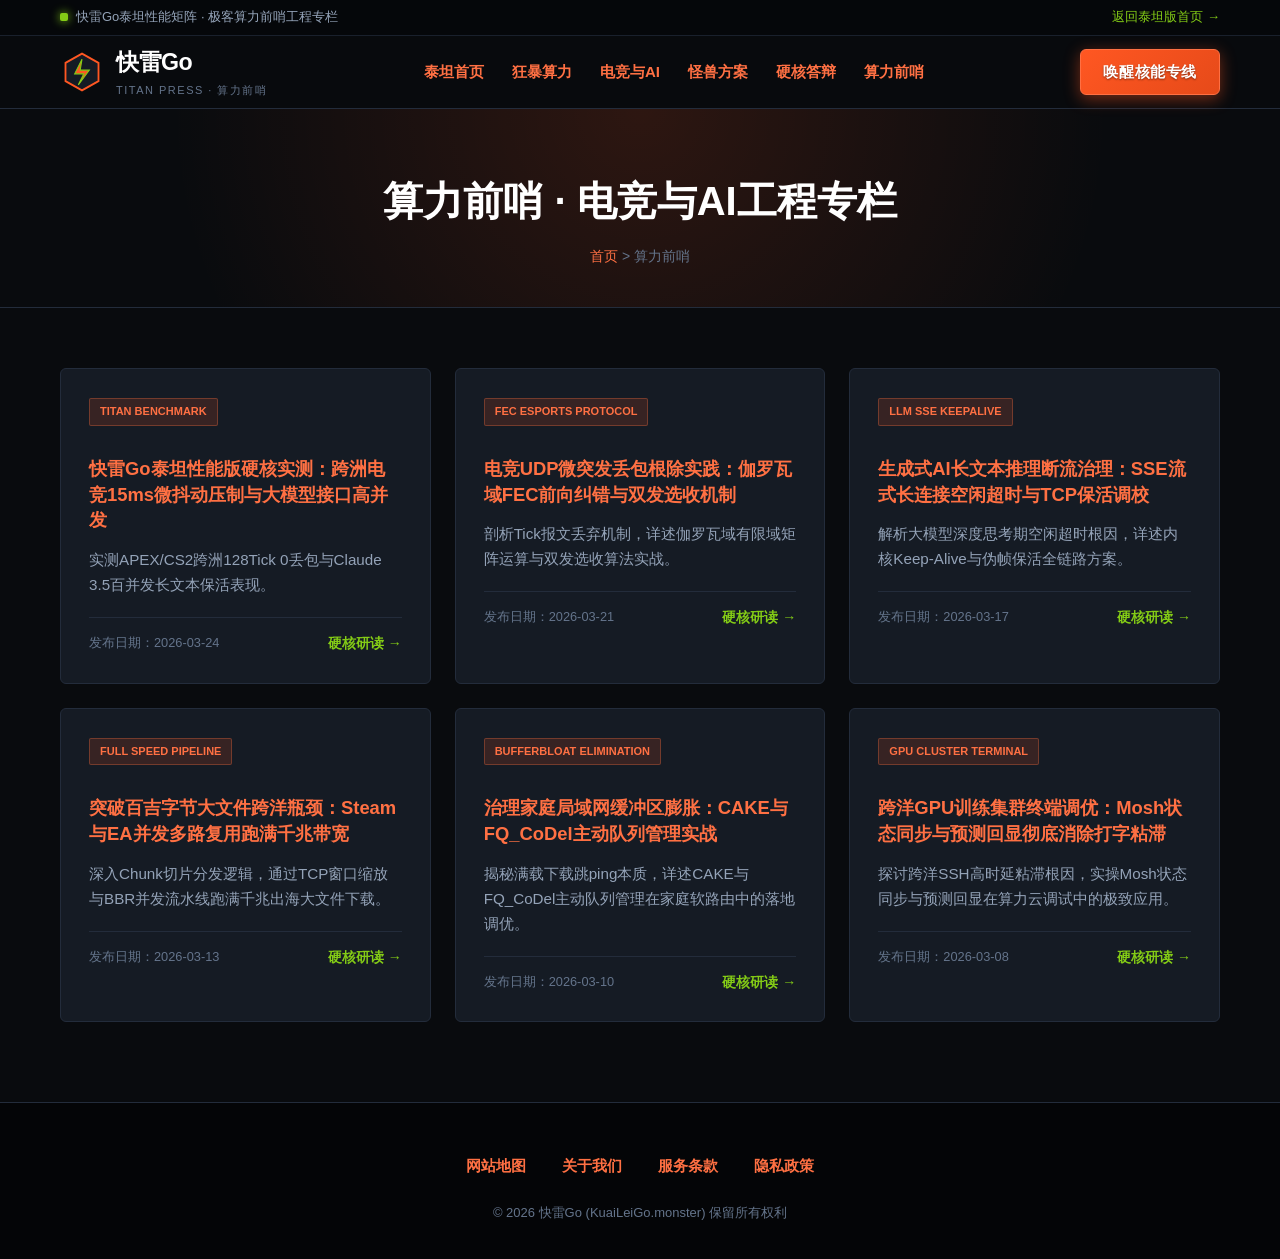
<file: titan-press.html>
<!DOCTYPE html>
<html lang="zh-CN">
<head>
  <meta charset="UTF-8">
  <meta name="viewport" content="width=device-width, initial-scale=1">
  <title>算力前哨 - 快雷Go电竞高帧率与AI算力专网博客</title>
  <meta name="description" content="快雷Go泰坦性能版算力前哨专栏，深入探索电竞微突发0丢包FEC纠错、大模型SSE流式长连接保活、Steam/Epic千兆满速管线、CAKE缓冲膨胀治理与GPU算力集群远程连接调优。">
  <link rel="stylesheet" href="style.css">

<meta property="og:url" content="https://kuaileigo.monster/titan-press.html">
<meta property="og:title" content="算力前哨 - 快雷Go电竞高帧率与AI算力专网博客">
<meta property="og:description" content="快雷Go泰坦性能版算力前哨专栏，深入探索电竞微突发0丢包FEC纠错、大模型SSE流式长连接保活、Steam/Epic千兆满速管线、CAKE缓冲膨胀治理与GPU算力集群远程连接调优。">
<meta property="og:site_name" content="快雷Go">
<meta property="og:type" content="article">
<meta name="twitter:title" content="算力前哨 - 快雷Go电竞高帧率与AI算力专网博客">
<meta name="twitter:description" content="快雷Go泰坦性能版算力前哨专栏，深入探索电竞微突发0丢包FEC纠错、大模型SSE流式长连接保活、Steam/Epic千兆满速管线、CAKE缓冲膨胀治理与GPU算力集群远程连接调优。">
<link rel="canonical" href="https://kuaileigo.monster/titan-press.html">
<script id="landing-maintenance-schema" type="application/ld+json">{"@context": "https://schema.org", "@type": "BreadcrumbList", "itemListElement": [{"@type": "ListItem", "position": 1, "name": "快雷Go机场", "item": "https://kuaileigo.monster/"}, {"@type": "ListItem", "position": 2, "name": "算力前哨 - 快雷Go电竞高帧率与AI算力专网博客", "item": "https://kuaileigo.monster/titan-press.html"}]}</script>
</head>
<body>

  <!-- 顶部状态遥测条 -->
  <div class="titan-topbar">
    <div class="titan-container titan-topbar-flex">
      <div class="titan-core-status">
        <span class="titan-core-beacon"></span>
        <span>快雷Go泰坦性能矩阵 · 极客算力前哨工程专栏</span>
      </div>
      <div>
        <a href="index.html" style="color: var(--titan-lime);">返回泰坦版首页 &rarr;</a>
      </div>
    </div>
  </div>

  <!-- 泰坦主导航栏 -->
  <header class="titan-header">
    <div class="titan-container titan-nav-wrap">
      <a href="index.html" class="titan-logo" aria-label="快雷Go首页">
        <svg class="titan-logo-svg" viewBox="0 0 48 48" fill="none" xmlns="http://www.w3.org/2000/svg">
          <polygon points="24,4 42,14 42,34 24,44 6,34 6,14" fill="#151b24" stroke="#ff5722" stroke-width="2"/>
          <path d="M24 10L16 26H26L20 38L32 22H22L24 10Z" fill="#ff5722" stroke="#84cc16" stroke-width="1.2"/>
        </svg>
        <div class="titan-logo-text">
          <span class="titan-logo-brand">快雷Go</span>
          <span class="titan-logo-sub">TITAN PRESS · 算力前哨</span>
        </div>
      </a>
      
      <!-- 纯CSS原生汉堡切换器 -->
      <input type="checkbox" id="titan-toggle" class="titan-nav-toggle" aria-label="展开导航菜单">
      <label for="titan-toggle" class="titan-hamburger" aria-label="切换主菜单">
        <span></span>
        <span></span>
        <span></span>
      </label>

      <nav class="titan-nav-menu">
        <a href="index.html" class="titan-nav-link">泰坦首页</a>
        <a href="index.html#advantages" class="titan-nav-link">狂暴算力</a>
        <a href="index.html#esports-ai" class="titan-nav-link">电竞与AI</a>
        <a href="index.html#pricing" class="titan-nav-link">怪兽方案</a>
        <a href="index.html#faq" class="titan-nav-link">硬核答辩</a>
        <a href="titan-press.html" class="titan-nav-link">算力前哨</a>
        <label for="titan-toggle" class="titan-menu-close-btn">✕ 收起导航菜单</label>
      </nav>

      <div class="titan-nav-actions">
        <a href="https://ww012.twilightaff.com/#/?code=A56DH1Af" target="_blank" class="btn-titan btn-titan-magma" rel="nofollow noopener sponsored">唤醒核能专线</a>
      </div>
    </div>
    <!-- 移动端专属横向滑动导航条：保证在手机视口下导航菜单始终醒目可见、永不缺失 -->
    <nav class="titan-mobile-subnav" aria-label="移动端泰坦快速导航">
      <div class="titan-container titan-mobile-subnav-scroll">
        <a href="index.html" class="titan-subnav-pill">泰坦首页</a>
        <a href="index.html#advantages" class="titan-subnav-pill">狂暴算力</a>
        <a href="index.html#pricing" class="titan-subnav-pill">怪兽方案</a>
        <a href="index.html#faq" class="titan-subnav-pill">硬核答辩</a>
        <a href="titan-press.html" class="titan-subnav-pill">算力前哨</a>
      </div>
    </nav>
  </header>

  <div class="titan-page-header">
    <div class="titan-container">
      <h1 class="titan-page-title">算力前哨 · 电竞与AI工程专栏</h1>
      <div class="titan-breadcrumb">
        <a href="index.html">首页</a> &gt; 算力前哨
      </div>
    </div>
  </div>

  <main class="titan-page-content" style="max-width: 1200px;">
    <div class="titan-container">
      <div class="titan-grid-3">

        <!-- 专栏卡片 -->
        <div class="titan-card-reactor" style="padding: 28px;">
          <span class="titan-reactor-badge">TITAN BENCHMARK</span>
          <h3 class="titan-reactor-title" style="margin-top: 14px; font-size: 1.15rem; line-height: 1.4;">
            <a href="kuaileigo-gaming-ai-beast-review.html">快雷Go泰坦性能版硬核实测：跨洲电竞15ms微抖动压制与大模型接口高并发</a>
          </h3>
          <p class="titan-reactor-desc" style="margin: 14px 0 20px; font-size: 0.95rem;">
            实测APEX/CS2跨洲128Tick 0丢包与Claude 3.5百并发长文本保活表现。
          </p>
          <div class="titan-reactor-meta" style="border-top: 1px solid var(--titan-border); padding-top: 14px; display: flex; justify-content: space-between; align-items: center;">
            <span style="font-size: 0.8rem; color: var(--text-dim);">发布日期：2026-03-24</span>
            <a href="kuaileigo-gaming-ai-beast-review.html" style="color: var(--titan-lime); font-weight: 600; font-size: 0.875rem;">硬核研读 &rarr;</a>
          </div>
        </div>

        <!-- 专栏卡片 -->
        <div class="titan-card-reactor" style="padding: 28px;">
          <span class="titan-reactor-badge">FEC ESPORTS PROTOCOL</span>
          <h3 class="titan-reactor-title" style="margin-top: 14px; font-size: 1.15rem; line-height: 1.4;">
            <a href="fec-zero-packet-loss-esports-protocol.html">电竞UDP微突发丢包根除实践：伽罗瓦域FEC前向纠错与双发选收机制</a>
          </h3>
          <p class="titan-reactor-desc" style="margin: 14px 0 20px; font-size: 0.95rem;">
            剖析Tick报文丢弃机制，详述伽罗瓦域有限域矩阵运算与双发选收算法实战。
          </p>
          <div class="titan-reactor-meta" style="border-top: 1px solid var(--titan-border); padding-top: 14px; display: flex; justify-content: space-between; align-items: center;">
            <span style="font-size: 0.8rem; color: var(--text-dim);">发布日期：2026-03-21</span>
            <a href="fec-zero-packet-loss-esports-protocol.html" style="color: var(--titan-lime); font-weight: 600; font-size: 0.875rem;">硬核研读 &rarr;</a>
          </div>
        </div>

        <!-- 专栏卡片 -->
        <div class="titan-card-reactor" style="padding: 28px;">
          <span class="titan-reactor-badge">LLM SSE KEEPALIVE</span>
          <h3 class="titan-reactor-title" style="margin-top: 14px; font-size: 1.15rem; line-height: 1.4;">
            <a href="llm-sse-streaming-connection-keepalive.html">生成式AI长文本推理断流治理：SSE流式长连接空闲超时与TCP保活调校</a>
          </h3>
          <p class="titan-reactor-desc" style="margin: 14px 0 20px; font-size: 0.95rem;">
            解析大模型深度思考期空闲超时根因，详述内核Keep-Alive与伪帧保活全链路方案。
          </p>
          <div class="titan-reactor-meta" style="border-top: 1px solid var(--titan-border); padding-top: 14px; display: flex; justify-content: space-between; align-items: center;">
            <span style="font-size: 0.8rem; color: var(--text-dim);">发布日期：2026-03-17</span>
            <a href="llm-sse-streaming-connection-keepalive.html" style="color: var(--titan-lime); font-weight: 600; font-size: 0.875rem;">硬核研读 &rarr;</a>
          </div>
        </div>

        <!-- 专栏卡片 -->
        <div class="titan-card-reactor" style="padding: 28px;">
          <span class="titan-reactor-badge">FULL SPEED PIPELINE</span>
          <h3 class="titan-reactor-title" style="margin-top: 14px; font-size: 1.15rem; line-height: 1.4;">
            <a href="steam-epic-full-speed-download-pipeline.html">突破百吉字节大文件跨洋瓶颈：Steam与EA并发多路复用跑满千兆带宽</a>
          </h3>
          <p class="titan-reactor-desc" style="margin: 14px 0 20px; font-size: 0.95rem;">
            深入Chunk切片分发逻辑，通过TCP窗口缩放与BBR并发流水线跑满千兆出海大文件下载。
          </p>
          <div class="titan-reactor-meta" style="border-top: 1px solid var(--titan-border); padding-top: 14px; display: flex; justify-content: space-between; align-items: center;">
            <span style="font-size: 0.8rem; color: var(--text-dim);">发布日期：2026-03-13</span>
            <a href="steam-epic-full-speed-download-pipeline.html" style="color: var(--titan-lime); font-weight: 600; font-size: 0.875rem;">硬核研读 &rarr;</a>
          </div>
        </div>

        <!-- 专栏卡片 -->
        <div class="titan-card-reactor" style="padding: 28px;">
          <span class="titan-reactor-badge">BUFFERBLOAT ELIMINATION</span>
          <h3 class="titan-reactor-title" style="margin-top: 14px; font-size: 1.15rem; line-height: 1.4;">
            <a href="cake-fq-codel-bufferbloat-elimination.html">治理家庭局域网缓冲区膨胀：CAKE与FQ_CoDel主动队列管理实战</a>
          </h3>
          <p class="titan-reactor-desc" style="margin: 14px 0 20px; font-size: 0.95rem;">
            揭秘满载下载跳ping本质，详述CAKE与FQ_CoDel主动队列管理在家庭软路由中的落地调优。
          </p>
          <div class="titan-reactor-meta" style="border-top: 1px solid var(--titan-border); padding-top: 14px; display: flex; justify-content: space-between; align-items: center;">
            <span style="font-size: 0.8rem; color: var(--text-dim);">发布日期：2026-03-10</span>
            <a href="cake-fq-codel-bufferbloat-elimination.html" style="color: var(--titan-lime); font-weight: 600; font-size: 0.875rem;">硬核研读 &rarr;</a>
          </div>
        </div>

        <!-- 专栏卡片 -->
        <div class="titan-card-reactor" style="padding: 28px;">
          <span class="titan-reactor-badge">GPU CLUSTER TERMINAL</span>
          <h3 class="titan-reactor-title" style="margin-top: 14px; font-size: 1.15rem; line-height: 1.4;">
            <a href="gpu-cloud-ssh-mosh-latency-optimization.html">跨洋GPU训练集群终端调优：Mosh状态同步与预测回显彻底消除打字粘滞</a>
          </h3>
          <p class="titan-reactor-desc" style="margin: 14px 0 20px; font-size: 0.95rem;">
            探讨跨洋SSH高时延粘滞根因，实操Mosh状态同步与预测回显在算力云调试中的极致应用。
          </p>
          <div class="titan-reactor-meta" style="border-top: 1px solid var(--titan-border); padding-top: 14px; display: flex; justify-content: space-between; align-items: center;">
            <span style="font-size: 0.8rem; color: var(--text-dim);">发布日期：2026-03-08</span>
            <a href="gpu-cloud-ssh-mosh-latency-optimization.html" style="color: var(--titan-lime); font-weight: 600; font-size: 0.875rem;">硬核研读 &rarr;</a>
          </div>
        </div>

      </div>
    </div>
  </main>

  <footer class="titan-footer">
    <div class="titan-container">
      <ul class="titan-footer-links">
        <li><a href="sitemap.html" class="titan-footer-link">网站地图</a></li>
        <li><a href="about.html" class="titan-footer-link">关于我们</a></li>
        <li><a href="terms.html" class="titan-footer-link">服务条款</a></li>
        <li><a href="privacy.html" class="titan-footer-link">隐私政策</a></li>
      </ul>
      <div class="titan-copyright">
        &copy; 2026 快雷Go (KuaiLeiGo.monster) 保留所有权利
      </div>
    </div>
  </footer>

</body>
</html>
</file>
<file: style.css>
/* ===================================================================
   快雷Go (kuaileigo.monster) - 泰坦电竞与AI性能版样式表
   设计语言：泰坦核能算力矩阵风 (Titanium Magma Reactor / High-Torque Kinetic)
   特性：重装机能倒角、熔岩炽橙电浆雷霆、零第三方依赖、移动端响应式
   =================================================================== */

:root {
  --titan-bg: #090b0e;
  --titan-surface: #10141a;
  --titan-card: #151b24;
  --titan-card-hover: #1c2431;
  --titan-border: #232c3b;
  --titan-magma: #ff5722;
  --titan-magma-light: #ff7043;
  --titan-lime: #84cc16;
  --titan-ember: #f59e0b;
  --text-titan: #f1f5f9;
  --text-muted: #94a3b8;
  --text-dim: #64748b;
  --radius-chamfer: 6px;
  --max-w: 1200px;
  --font-stack: -apple-system, BlinkMacSystemFont, "Segoe UI", Roboto, "PingFang SC", "Hiragino Sans GB", "Microsoft YaHei", sans-serif;
}

*, *::before, *::after {
  box-sizing: border-box;
  margin: 0;
  padding: 0;
}

html {
  scroll-behavior: smooth;
  font-size: 16px;
  background-color: var(--titan-bg);
}

body {
  font-family: var(--font-stack);
  background-color: var(--titan-bg);
  color: var(--text-titan);
  line-height: 1.6;
  -webkit-font-smoothing: antialiased;
  overflow-x: hidden;
}

a:not(.btn-titan), a:not(.btn-titan):visited {
  color: var(--titan-magma-light);
  text-decoration: none;
  transition: color 0.2s ease;
}

a:not(.btn-titan):hover, a:not(.btn-titan):focus {
  color: var(--titan-lime);
}

img, svg {
  display: block;
  max-width: 100%;
}

.titan-container {
  max-width: var(--max-w);
  margin-left: auto;
  margin-right: auto;
  padding-left: 20px;
  padding-right: 20px;
}

/* ================= 泰坦顶部能核状态条 ================= */
.titan-topbar {
  background: #05070a;
  border-bottom: 1px solid #19202c;
  font-size: 0.8125rem;
  color: var(--text-muted);
  padding: 7px 0;
}

.titan-topbar-flex {
  display: flex;
  align-items: center;
  justify-content: space-between;
  flex-wrap: wrap;
  gap: 10px;
}

.titan-core-status {
  display: inline-flex;
  align-items: center;
  gap: 8px;
}

.titan-core-beacon {
  width: 8px;
  height: 8px;
  border-radius: 2px;
  background: var(--titan-lime);
  box-shadow: 0 0 10px var(--titan-lime);
  animation: titanPulse 2s infinite ease-in-out;
}

@keyframes titanPulse {
  0%, 100% { opacity: 1; transform: scale(1); }
  50% { opacity: 0.3; transform: scale(0.85); }
}

.titan-topbar-telemetry {
  color: var(--titan-lime);
  font-weight: 600;
  font-variant-numeric: tabular-nums;
}

/* ================= 泰坦主导航栏 ================= */
.titan-header {
  position: sticky;
  top: 0;
  z-index: 1000;
  background: rgba(9, 11, 14, 0.96);
  border-bottom: 1px solid var(--titan-border);
  backdrop-filter: blur(10px);
  -webkit-backdrop-filter: blur(10px);
}

.titan-nav-wrap {
  display: flex;
  align-items: center;
  justify-content: space-between;
  height: 72px;
}

/* Logo 造型：泰坦核能雷印 */
.titan-logo {
  display: inline-flex;
  align-items: center;
  gap: 12px;
}

.titan-logo-svg {
  width: 44px;
  height: 44px;
  flex-shrink: 0;
}

.titan-logo-text {
  display: flex;
  flex-direction: column;
}

.titan-logo-brand {
  font-size: 1.45rem;
  font-weight: 800;
  letter-spacing: -0.5px;
  color: #ffffff;
  display: flex;
  align-items: center;
  gap: 4px;
}

.titan-logo-brand span {
  color: var(--titan-magma);
}

.titan-logo-sub {
  font-size: 0.6875rem;
  color: var(--text-dim);
  letter-spacing: 1.5px;
  text-transform: uppercase;
}

.titan-nav-menu {
  display: flex;
  align-items: center;
  gap: 28px;
  list-style: none;
}

.titan-nav-link {
  font-size: 0.9375rem;
  color: var(--text-muted);
  font-weight: 600;
  transition: color 0.2s ease;
  padding: 6px 0;
}

.titan-nav-link:hover {
  color: #ffffff;
}

.titan-nav-actions {
  display: flex;
  align-items: center;
  gap: 14px;
}

/* 按钮规范与文字高清晰度保证 (彻底杜绝 :visited 状态下的低对比度覆盖) */
.btn-titan,
a.btn-titan,
a.btn-titan:link,
a.btn-titan:visited {
  display: inline-flex;
  align-items: center;
  justify-content: center;
  gap: 8px;
  font-family: var(--font-stack);
  font-size: 0.9375rem;
  font-weight: 800;
  padding: 10px 22px;
  min-height: 44px;
  border-radius: var(--radius-chamfer);
  border: 1px solid transparent;
  cursor: pointer;
  transition: all 0.2s ease;
  white-space: nowrap;
  text-decoration: none;
  -webkit-font-smoothing: antialiased;
}

.btn-titan-magma,
a.btn-titan-magma,
a.btn-titan-magma:link,
a.btn-titan-magma:visited,
a.btn-titan-magma:hover,
a.btn-titan-magma:focus,
a.btn-titan-magma:active {
  background: linear-gradient(135deg, #ff5722 0%, #e64a19 100%);
  color: #ffffff !important;
  font-weight: 800;
  letter-spacing: 0.6px;
  border-color: #ff7043;
  text-shadow: 0 1px 2px rgba(0, 0, 0, 0.45);
  box-shadow: 0 4px 16px rgba(255, 87, 34, 0.45);
}

.btn-titan-magma:hover,
a.btn-titan-magma:hover {
  background: linear-gradient(135deg, #ff7043 0%, #ff5722 100%);
  color: #ffffff !important;
  box-shadow: 0 6px 22px rgba(255, 87, 34, 0.65);
  transform: translateY(-1px);
}

.btn-titan-lime,
a.btn-titan-lime,
a.btn-titan-lime:link,
a.btn-titan-lime:visited,
a.btn-titan-lime:hover,
a.btn-titan-lime:focus,
a.btn-titan-lime:active {
  background: linear-gradient(135deg, #84cc16 0%, #65a30d 100%);
  color: #090b0e !important;
  font-weight: 800;
  letter-spacing: 0.5px;
  border-color: #a3e635;
  text-shadow: none;
  box-shadow: 0 4px 16px rgba(132, 204, 22, 0.4);
}

.btn-titan-lime:hover,
a.btn-titan-lime:hover {
  background: linear-gradient(135deg, #a3e635 0%, #84cc16 100%);
  color: #090b0e !important;
  box-shadow: 0 6px 22px rgba(132, 204, 22, 0.6);
  transform: translateY(-1px);
}

.btn-titan-outline,
a.btn-titan-outline,
a.btn-titan-outline:link,
a.btn-titan-outline:visited {
  background: transparent;
  color: #ffffff !important;
  border-color: #ff7043;
  font-weight: 700;
}

.btn-titan-outline:hover,
a.btn-titan-outline:hover {
  background: rgba(255, 87, 34, 0.15);
  border-color: var(--titan-magma-light);
  color: #ffffff !important;
}

.btn-titan-lg {
  padding: 14px 30px;
  font-size: 1.0625rem;
  min-height: 50px;
}

/* 纯CSS原生汉堡切换器 */
.titan-nav-toggle {
  position: absolute;
  opacity: 0;
  width: 0;
  height: 0;
  pointer-events: none;
}

.titan-hamburger {
  display: none;
  flex-direction: column;
  justify-content: center;
  align-items: center;
  gap: 5px;
  width: 42px;
  height: 42px;
  cursor: pointer;
  background: rgba(255, 87, 34, 0.08);
  border: 1px solid var(--titan-border);
  border-radius: 4px;
  padding: 8px;
  transition: all 0.25s ease;
  -webkit-tap-highlight-color: transparent;
  flex-shrink: 0;
}

.titan-hamburger:hover, .titan-hamburger:active {
  background: rgba(255, 87, 34, 0.2);
  border-color: var(--titan-magma);
}

.titan-hamburger span {
  width: 22px;
  height: 2px;
  background-color: #ffffff;
  border-radius: 2px;
  transition: transform 0.3s ease, opacity 0.3s ease;
  transform-origin: center;
}

.titan-nav-toggle:checked ~ .titan-hamburger span:nth-child(1) {
  transform: translateY(7px) rotate(45deg);
}
.titan-nav-toggle:checked ~ .titan-hamburger span:nth-child(2) {
  opacity: 0;
}
.titan-nav-toggle:checked ~ .titan-hamburger span:nth-child(3) {
  transform: translateY(-7px) rotate(-45deg);
}

.titan-menu-close-btn {
  display: none;
}

.titan-mobile-subnav {
  display: none;
}

/* ================= Hero 区域：对角重装动力切角分栏 ================= */
.titan-hero {
  position: relative;
  padding: 85px 0 75px;
  border-bottom: 1px solid var(--titan-border);
  background: radial-gradient(circle at 75% 35%, rgba(255, 87, 34, 0.14) 0%, rgba(9, 11, 14, 0) 65%);
}

.titan-hero-grid {
  display: grid;
  grid-template-columns: 1.15fr 0.85fr;
  align-items: center;
  gap: 50px;
}

.titan-hero-badge {
  display: inline-flex;
  align-items: center;
  gap: 10px;
  background: rgba(255, 87, 34, 0.12);
  border: 1px solid rgba(255, 112, 67, 0.3);
  padding: 6px 14px;
  border-radius: var(--radius-chamfer);
  font-size: 0.8125rem;
  color: var(--titan-magma-light);
  margin-bottom: 22px;
}

.titan-badge-tag {
  background: var(--titan-lime);
  color: #090b0e;
  font-weight: 800;
  font-size: 0.6875rem;
  padding: 2px 6px;
  border-radius: 2px;
}

.titan-hero-title {
  font-size: 3.2rem;
  font-weight: 800;
  line-height: 1.16;
  letter-spacing: -1px;
  color: #ffffff;
  margin-bottom: 20px;
}

.titan-title-gradient {
  background: linear-gradient(135deg, #ff7043 0%, #ff5722 50%, #84cc16 100%);
  -webkit-background-clip: text;
  -webkit-text-fill-color: transparent;
}

.titan-hero-desc {
  font-size: 1.125rem;
  color: var(--text-muted);
  line-height: 1.7;
  margin-bottom: 34px;
  max-width: 580px;
}

.titan-hero-actions {
  display: flex;
  align-items: center;
  flex-wrap: wrap;
  gap: 16px;
  margin-bottom: 40px;
}

/* 泰坦遥测仪表板 */
.titan-hud-strip {
  display: grid;
  grid-template-columns: repeat(3, 1fr);
  gap: 16px;
  padding: 18px 22px;
  background: var(--titan-surface);
  border: 1px solid var(--titan-border);
  border-left: 3px solid var(--titan-magma);
  border-radius: var(--radius-chamfer);
}

.titan-hud-item {
  display: flex;
  flex-direction: column;
}

.titan-hud-label {
  font-size: 0.75rem;
  color: var(--text-dim);
  text-transform: uppercase;
  letter-spacing: 0.5px;
  margin-bottom: 4px;
}

.titan-hud-value {
  font-size: 1.45rem;
  font-weight: 800;
  color: #ffffff;
  font-variant-numeric: tabular-nums;
}

.titan-hud-value span {
  font-size: 0.8125rem;
  font-weight: 600;
  color: var(--titan-lime);
  margin-left: 2px;
}

/* 右侧泰坦核能反应堆舞台 */
.titan-reactor-stage {
  position: relative;
  display: flex;
  align-items: center;
  justify-content: center;
}

.titan-reactor-svg {
  width: 100%;
  max-width: 420px;
  height: auto;
  filter: drop-shadow(0 0 25px rgba(255, 87, 34, 0.25));
}

.titan-turbine-spin {
  transform-origin: 200px 200px;
  animation: titanReactorSpin 10s linear infinite;
}

@keyframes titanReactorSpin {
  from { transform: rotate(0deg); }
  to { transform: rotate(360deg); }
}

/* ================= 公共区块头部 ================= */
.titan-section {
  padding: 80px 0;
  border-bottom: 1px solid var(--titan-border);
}

.titan-section-header {
  text-align: center;
  max-width: 740px;
  margin: 0 auto 54px;
}

.titan-section-tag {
  display: inline-block;
  font-size: 0.75rem;
  font-weight: 800;
  color: var(--titan-lime);
  letter-spacing: 2px;
  text-transform: uppercase;
  margin-bottom: 10px;
}

.titan-section-title {
  font-size: 2.25rem;
  font-weight: 800;
  color: #ffffff;
  letter-spacing: -0.5px;
  margin-bottom: 14px;
}

.titan-section-subtitle {
  font-size: 1.0625rem;
  color: var(--text-muted);
}

/* ================= 核心优势卡片组 (4列重装卡片) ================= */
.titan-grid-4 {
  display: grid;
  grid-template-columns: repeat(4, 1fr);
  gap: 22px;
}

.titan-card-armor {
  background: var(--titan-surface);
  border: 1px solid var(--titan-border);
  border-radius: var(--radius-chamfer);
  padding: 30px 22px;
  position: relative;
  transition: all 0.25s ease;
}

.titan-card-armor::before {
  content: "";
  position: absolute;
  top: 0;
  left: 0;
  width: 100%;
  height: 3px;
  background: transparent;
  transition: background 0.25s ease;
}

.titan-card-armor:hover {
  background: var(--titan-card-hover);
  border-color: var(--titan-magma);
  transform: translateY(-4px);
  box-shadow: 0 12px 28px rgba(255, 87, 34, 0.15);
}

.titan-card-armor:hover::before {
  background: linear-gradient(90deg, var(--titan-magma), var(--titan-lime));
}

.titan-icon-box {
  width: 52px;
  height: 52px;
  background: rgba(255, 87, 34, 0.12);
  border: 1px solid rgba(255, 112, 67, 0.25);
  border-radius: var(--radius-chamfer);
  display: flex;
  align-items: center;
  justify-content: center;
  margin-bottom: 20px;
}

.titan-card-tag {
  position: absolute;
  top: 20px;
  right: 20px;
  font-size: 0.6875rem;
  font-weight: 800;
  color: var(--titan-lime);
  background: rgba(132, 204, 22, 0.1);
  padding: 2px 6px;
  border-radius: 2px;
}

.titan-card-title {
  font-size: 1.2rem;
  font-weight: 700;
  color: #ffffff;
  margin-bottom: 12px;
}

.titan-card-desc {
  font-size: 0.9375rem;
  color: var(--text-muted);
  line-height: 1.6;
}

/* ================= 电竞与AI集群卡片 (3列) ================= */
.titan-grid-3 {
  display: grid;
  grid-template-columns: repeat(3, 1fr);
  gap: 24px;
}

.titan-card-reactor {
  background: var(--titan-card);
  border: 1px solid var(--titan-border);
  border-radius: var(--radius-chamfer);
  padding: 32px 26px;
  transition: all 0.25s ease;
  position: relative;
}

.titan-card-reactor:hover {
  border-color: var(--titan-lime);
  transform: translateY(-3px);
  box-shadow: 0 10px 25px rgba(132, 204, 22, 0.12);
}

.titan-reactor-badge {
  display: inline-block;
  font-size: 0.6875rem;
  font-weight: 800;
  padding: 4px 10px;
  background: rgba(255, 87, 34, 0.15);
  color: var(--titan-magma-light);
  border: 1px solid rgba(255, 112, 67, 0.3);
  border-radius: 2px;
  margin-bottom: 16px;
}

.titan-reactor-title {
  font-size: 1.25rem;
  font-weight: 700;
  color: #ffffff;
  margin-bottom: 12px;
}

.titan-reactor-desc {
  font-size: 0.9375rem;
  color: var(--text-muted);
  line-height: 1.65;
  margin-bottom: 20px;
}

.titan-reactor-meta {
  border-top: 1px solid var(--titan-border);
  padding-top: 14px;
  display: flex;
  align-items: center;
  justify-content: space-between;
  font-size: 0.8125rem;
  color: var(--titan-lime);
}

/* ================= 方案价格表 (3列泰坦方案) ================= */
.titan-price-card {
  background: var(--titan-surface);
  border: 1px solid var(--titan-border);
  border-radius: var(--radius-chamfer);
  padding: 38px 28px;
  position: relative;
  transition: all 0.25s ease;
  display: flex;
  flex-direction: column;
}

.titan-price-featured {
  background: var(--titan-card);
  border-color: var(--titan-magma);
  box-shadow: 0 8px 32px rgba(255, 87, 34, 0.22);
  transform: scale(1.03);
}

.titan-featured-pill {
  position: absolute;
  top: -12px;
  left: 50%;
  transform: translateX(-50%);
  background: linear-gradient(135deg, #ff5722 0%, #84cc16 100%);
  color: #090b0e;
  font-size: 0.75rem;
  font-weight: 900;
  padding: 3px 16px;
  border-radius: 12px;
  letter-spacing: 1px;
}

.titan-price-name {
  font-size: 1.35rem;
  font-weight: 700;
  color: #ffffff;
  margin-bottom: 8px;
}

.titan-price-desc {
  font-size: 0.875rem;
  color: var(--text-dim);
  margin-bottom: 24px;
}

.titan-cost-row {
  display: flex;
  align-items: baseline;
  gap: 4px;
  margin-bottom: 24px;
  padding-bottom: 20px;
  border-bottom: 1px solid var(--titan-border);
}

.titan-currency {
  font-size: 1.35rem;
  font-weight: 700;
  color: var(--titan-magma);
}

.titan-cost-val {
  font-size: 2.8rem;
  font-weight: 800;
  color: #ffffff;
  line-height: 1;
}

.titan-period {
  font-size: 0.875rem;
  color: var(--text-dim);
}

.titan-plan-items {
  list-style: none;
  margin-bottom: 30px;
  flex-grow: 1;
}

.titan-plan-point {
  display: flex;
  align-items: center;
  gap: 10px;
  font-size: 0.9375rem;
  color: var(--text-muted);
  margin-bottom: 12px;
}

.titan-point-icon {
  width: 14px;
  height: 14px;
  color: var(--titan-lime);
  flex-shrink: 0;
}

.titan-action-wrap {
  margin-top: auto;
}

.titan-action-wrap .btn-titan {
  width: 100%;
}

/* ================= FAQ 疑难解答 (2列) ================= */
.titan-faq-grid {
  display: grid;
  grid-template-columns: repeat(2, 1fr);
  gap: 22px;
}

.titan-faq-card {
  background: var(--titan-surface);
  border: 1px solid var(--titan-border);
  border-radius: var(--radius-chamfer);
  padding: 26px 24px;
}

.titan-faq-q {
  font-size: 1.125rem;
  font-weight: 700;
  color: #ffffff;
  margin-bottom: 10px;
  display: flex;
  align-items: flex-start;
  gap: 10px;
}

.titan-faq-prefix {
  color: var(--titan-magma);
  font-weight: 800;
}

.titan-faq-a {
  font-size: 0.9375rem;
  color: var(--text-muted);
  line-height: 1.65;
  padding-left: 24px;
}

/* ================= 职业战队与极客口碑 (3列) ================= */
.titan-review-card {
  background: var(--titan-surface);
  border: 1px solid var(--titan-border);
  border-radius: var(--radius-chamfer);
  padding: 28px 24px;
  display: flex;
  flex-direction: column;
  justify-content: space-between;
}

.titan-review-content {
  font-size: 0.9375rem;
  color: var(--text-titan);
  line-height: 1.68;
  margin-bottom: 22px;
}

.titan-review-meta {
  display: flex;
  align-items: center;
  gap: 12px;
  border-top: 1px solid var(--titan-border);
  padding-top: 14px;
}

.titan-avatar {
  width: 40px;
  height: 40px;
  border-radius: var(--radius-chamfer);
  background: var(--titan-card);
  border: 1px solid var(--titan-magma);
  display: flex;
  align-items: center;
  justify-content: center;
  font-weight: 800;
  font-size: 0.9375rem;
  color: var(--titan-lime);
}

.titan-reviewer-name {
  font-size: 0.875rem;
  font-weight: 700;
  color: #ffffff;
}

.titan-reviewer-title {
  font-size: 0.75rem;
  color: var(--text-dim);
}

/* ================= 底部规范 (严格仅4个中文标题链接) ================= */
.titan-footer {
  background: #040507;
  border-top: 1px solid var(--titan-border);
  padding: 50px 0 35px;
  text-align: center;
}

.titan-footer-links {
  display: flex;
  align-items: center;
  justify-content: center;
  gap: 36px;
  list-style: none;
  margin-bottom: 24px;
  flex-wrap: wrap;
}

.titan-footer-link {
  font-size: 0.9375rem;
  color: var(--text-muted);
  font-weight: 600;
  transition: color 0.2s ease;
}

.titan-footer-link:hover {
  color: var(--titan-magma-light);
}

.titan-copyright {
  font-size: 0.8125rem;
  color: var(--text-dim);
}

/* ================= 独立子页面通用内容样式 ================= */
.titan-page-header {
  padding: 60px 0 40px;
  border-bottom: 1px solid var(--titan-border);
  background: radial-gradient(circle at 50% 0%, rgba(255, 87, 34, 0.15) 0%, rgba(9, 11, 14, 0) 70%);
  text-align: center;
}

.titan-page-title {
  font-size: 2.5rem;
  font-weight: 800;
  color: #ffffff;
  margin-bottom: 12px;
}

.titan-breadcrumb {
  font-size: 0.875rem;
  color: var(--text-dim);
}

.titan-breadcrumb a {
  color: var(--titan-magma-light);
}

.titan-page-content {
  padding: 60px 0 80px;
  max-width: 860px;
  margin: 0 auto;
}

.titan-article-box {
  background: var(--titan-surface);
  border: 1px solid var(--titan-border);
  border-radius: var(--radius-chamfer);
  padding: 40px 36px;
  line-height: 1.8;
}

.titan-article-box h2 {
  font-size: 1.55rem;
  font-weight: 700;
  color: #ffffff;
  margin: 32px 0 16px;
  padding-bottom: 8px;
  border-bottom: 1px solid var(--titan-border);
}

.titan-article-box h2:first-child {
  margin-top: 0;
}

.titan-article-box h3 {
  font-size: 1.2rem;
  font-weight: 600;
  color: var(--titan-lime);
  margin: 24px 0 12px;
}

.titan-article-box p {
  font-size: 1rem;
  color: var(--text-muted);
  margin-bottom: 18px;
}

.titan-article-box a, .titan-article-box a:visited {
  color: #ff7043;
  font-weight: 600;
  text-decoration: underline;
  text-underline-offset: 4px;
  text-decoration-color: rgba(255, 112, 67, 0.4);
  transition: color 0.2s ease, text-decoration-color 0.2s ease;
}

.titan-article-box a:hover, .titan-article-box a:focus {
  color: #84cc16;
  text-decoration-color: #84cc16;
}

.titan-article-box ul, .titan-article-box ol {
  margin-bottom: 20px;
  padding-left: 24px;
  color: var(--text-muted);
}

.titan-article-box li {
  margin-bottom: 8px;
}

.titan-sitemap-grid {
  display: grid;
  grid-template-columns: repeat(2, 1fr);
  gap: 24px;
  margin-top: 24px;
}

.titan-sitemap-card {
  background: var(--titan-card);
  border: 1px solid var(--titan-border);
  border-radius: var(--radius-chamfer);
  padding: 22px;
}

.titan-sitemap-card h3 {
  color: var(--titan-magma-light);
  margin-top: 0;
  margin-bottom: 14px;
  font-size: 1.1rem;
}

.titan-sitemap-links {
  list-style: none;
  padding: 0;
}

.titan-sitemap-links li {
  margin-bottom: 10px;
}

.titan-sitemap-links a {
  color: var(--text-muted);
  transition: color 0.2s;
}

.titan-sitemap-links a:hover {
  color: #ffffff;
}

/* ================= 移动端精准响应式 (@media) ================= */
@media (max-width: 992px) {
  .titan-nav-wrap {
    position: static;
  }

  .titan-hamburger {
    display: flex;
  }

  .titan-nav-menu {
    position: absolute;
    top: 100%;
    left: 0;
    right: 0;
    width: 100%;
    background: rgba(9, 11, 14, 0.98);
    border-bottom: 2px solid var(--titan-magma);
    box-shadow: 0 20px 40px rgba(0, 0, 0, 0.85);
    flex-direction: column;
    padding: 16px 20px 24px;
    gap: 8px;
    display: none;
    z-index: 9999;
    max-height: calc(100vh - 80px);
    overflow-y: auto;
    -webkit-overflow-scrolling: touch;
  }

  .titan-nav-toggle:checked ~ .titan-nav-menu {
    display: flex;
    animation: titanSlideDown 0.25s ease-out forwards;
  }

  @keyframes titanSlideDown {
    from {
      opacity: 0;
      transform: translateY(-8px);
    }
    to {
      opacity: 1;
      transform: translateY(0);
    }
  }

  .titan-nav-link {
    display: flex;
    align-items: center;
    padding: 12px 16px;
    font-size: 0.95rem;
    font-weight: 500;
    color: var(--titan-text);
    border-radius: 4px;
    background: rgba(255, 255, 255, 0.03);
    border-left: 3px solid transparent;
    transition: all 0.2s ease;
  }

  .titan-nav-link:hover, .titan-nav-link:active {
    background: rgba(255, 87, 34, 0.16);
    color: var(--titan-magma);
    border-left-color: var(--titan-magma);
    padding-left: 20px;
  }

  .titan-menu-close-btn {
    display: block;
    text-align: center;
    padding: 10px;
    margin-top: 10px;
    font-size: 0.8125rem;
    color: var(--titan-muted);
    cursor: pointer;
    border-radius: 4px;
    border-top: 1px solid var(--titan-border);
  }

  .titan-menu-close-btn:hover {
    color: #ffffff;
  }

  /* 导航栏全局唯一官方 CTA 按钮：在移动端紧贴汉堡菜单左侧 */
  .titan-nav-actions {
    display: flex;
    align-items: center;
    margin-left: auto;
    margin-right: 12px;
  }

  .titan-nav-actions .btn-titan {
    padding: 7px 14px;
    font-size: 0.8125rem;
    min-height: 36px;
  }

  .titan-mobile-subnav {
    display: block;
    background: #090b0e;
    border-bottom: 1px solid var(--titan-border);
    overflow: hidden;
  }

  .titan-mobile-subnav-scroll {
    display: flex;
    align-items: center;
    gap: 8px;
    overflow-x: auto;
    white-space: nowrap;
    padding: 8px 16px;
    scrollbar-width: none;
    -webkit-overflow-scrolling: touch;
  }

  .titan-mobile-subnav-scroll::-webkit-scrollbar {
    display: none;
  }

  .titan-subnav-pill {
    display: inline-block;
    padding: 6px 14px;
    font-size: 0.8125rem;
    font-weight: 500;
    color: var(--titan-muted);
    background: rgba(255, 255, 255, 0.04);
    border: 1px solid var(--titan-border);
    border-radius: 4px;
    text-decoration: none;
    transition: all 0.2s ease;
    flex-shrink: 0;
  }

  .titan-subnav-pill:active, .titan-subnav-pill:hover {
    background: rgba(255, 87, 34, 0.2);
    color: #ffffff;
    border-color: var(--titan-magma);
  }

  .titan-hero-grid {
    grid-template-columns: 1fr;
    gap: 40px;
    text-align: center;
  }

  .titan-hero-desc {
    margin-left: auto;
    margin-right: auto;
  }

  .titan-hero-actions {
    justify-content: center;
  }

  .titan-reactor-stage {
    order: -1;
    max-width: 320px;
    margin: 0 auto;
  }

  .titan-grid-4 {
    grid-template-columns: repeat(2, 1fr);
  }

  .titan-grid-3 {
    grid-template-columns: repeat(2, 1fr);
  }

  .titan-price-featured {
    transform: none;
  }
}

@media (max-width: 768px) {

  .titan-hero-title {
    font-size: 2.25rem;
  }

  .titan-hud-strip {
    grid-template-columns: 1fr;
    gap: 12px;
    text-align: left;
  }

  .titan-grid-4, .titan-grid-3, .titan-faq-grid, .titan-sitemap-grid {
    grid-template-columns: 1fr;
  }

  .titan-hero-actions {
    flex-direction: column;
    width: 100%;
  }

  .titan-hero-actions .btn-titan {
    width: 100%;
  }

  .titan-footer-links {
    flex-direction: column;
    gap: 16px;
  }

  .titan-article-box {
    padding: 24px 18px;
  }
}
</file>
<file: landing-maintenance.css>
/* Scoped heading and keyboard improvements; original brand design remains. */
h1[data-landing-title]{font-size:clamp(2rem,4.4vw,4.4rem);line-height:1.18;letter-spacing:-.025em;overflow-wrap:anywhere}
h1[data-landing-title] .landing-brand{display:block;font-size:.74em;line-height:1.3;margin-bottom:.35em}
h1[data-landing-title] .landing-focus{display:block;font-size:1em}
a:focus-visible,button:focus-visible{outline:3px solid currentColor;outline-offset:5px}
@media(max-width:600px){h1[data-landing-title]{font-size:clamp(1.65rem,7.8vw,2.3rem);line-height:1.22;max-width:100%;margin-top:.4em;margin-bottom:.6em}h1[data-landing-title] .landing-brand{font-size:.78em}}
@media(prefers-reduced-motion:reduce){*,*::before,*::after{animation-duration:.01ms!important;animation-iteration-count:1!important;scroll-behavior:auto!important}}

/* Repairs tied to measured mobile failures. */
@media(max-width:600px){
div.titan-hero-content{display:flex;flex-direction:column;align-items:stretch;gap:16px;padding-top:20px;padding-bottom:20px;min-width:0}
h1.titan-hero-title{order:-2}
div.titan-hero-actions{order:-1;position:relative;z-index:2;margin-top:0;margin-bottom:0}
}

/* Final observed navigation repairs. */
@media(max-width:600px){
.titan-hero-content{order:-1!important}
.titan-hero-grid{gap:28px!important}
}
</file>
